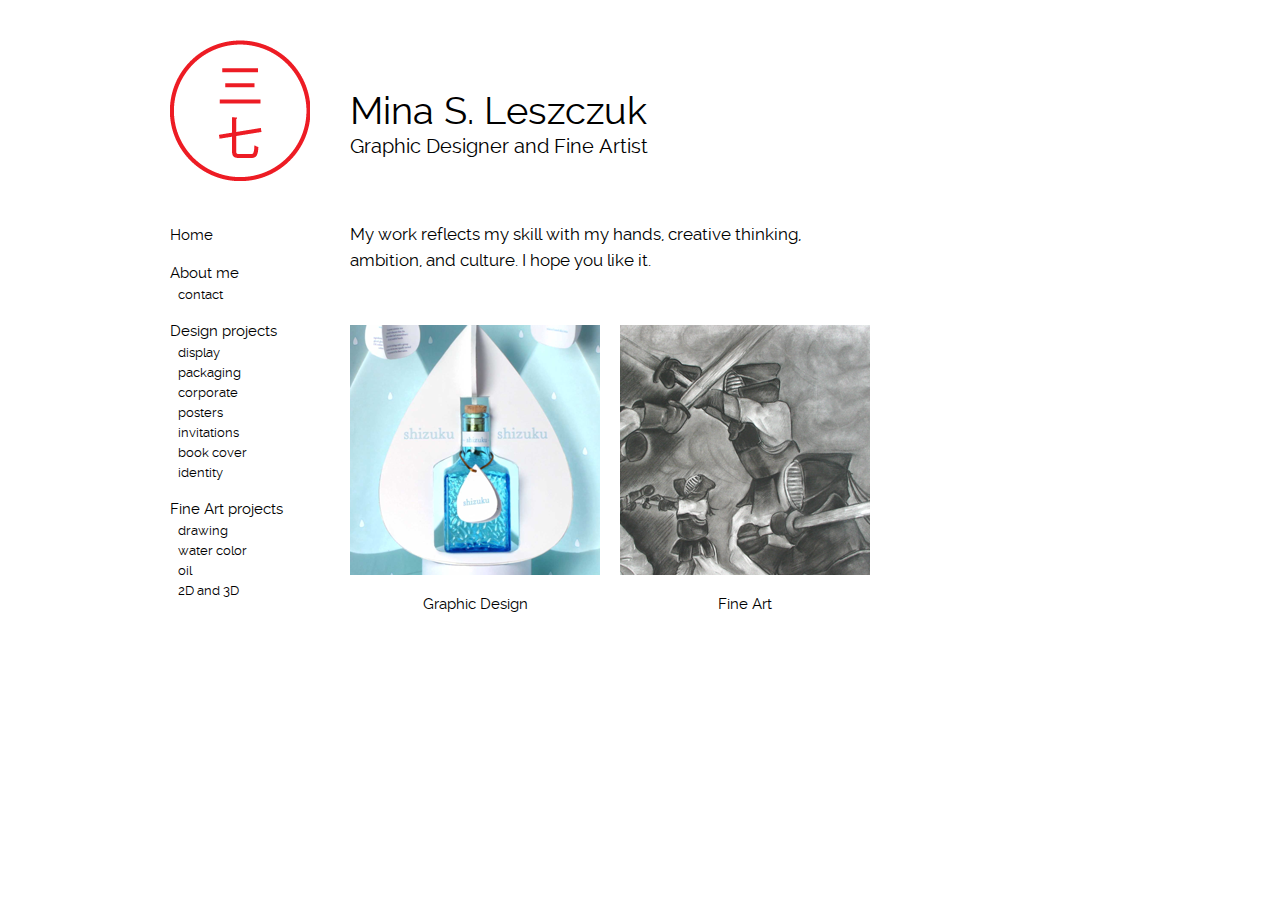
<file: index.html>
<html>
  <head>
    <title>Mina Sakai Leszczuk | Graphic Designer and Fine Artist | New York, NY</title>

    <link rel="stylesheet" type="text/css" href="css/960.css" />
    <!--[if IE]>
	<link rel="stylesheet" type="text/css" href="css/fix-ie.css" />
    <![endif]-->

    <link rel="stylesheet" type="text/css" href="fonts/font-styles.css" />

    <link rel="stylesheet" type="text/css" href="css/styles.css" />
    <link rel="stylesheet" type="text/css" href="css/home.css" />
  </head>
  <body>
    <div class="container_16 main-content">
      <div class="grid_3 logo">
	  <img src="img/logo-outline-140.png" />
      </div>
      <div class="grid_12">
	<h1 class="header-name">Mina S. Leszczuk</h1>
	<h2 class="header-profession">Graphic Designer and Fine Artist</h2>
      </div>

      <div class="clear"></div>

      <div class="grid_3">
	<p>
	  <a href="/">Home</a>
	</p>

	<p class="nav-group">
	  <a href="about.html">About me</a><br/>
	  <a href="about.html" class="project">contact</a>
	</p>	

	<p class="nav-group">
	  <a href="graphic-design.html">Design projects</a><br/>
	  <a href="graphic-design-display.html" class="project">display</a><br/>
	  <a href="graphic-design-packaging.html" class="project">packaging</a><br/>
	  <a href="graphic-design-corporate.html" class="project">corporate</a><br/>
	  <a href="graphic-design-posters.html" class="project">posters</a><br/>
	  <a href="graphic-design-invitations.html" class="project">invitations</a><br/>
	  <a href="graphic-design-book-cover.html" class="project">book cover</a><br/>
	  <a href="graphic-design-identity.html" class="project">identity</a><br/>
	</p>

	<p class="nav-group">
	  <a href="fine-art.html">Fine Art projects</a><br/>
	  <a href="fine-art-drawing.html" class="project">drawing</a><br/>
	  <a href="fine-art-water-color.html" class="project">water color</a><br/>
	  <a href="fine-art-oil.html" class="project">oil</a><br/>
	  <a href="fine-art-2d-and-3d.html" class="project">2D and 3D</a><br/>
	</p>
      </div>

      <div class="grid_9">
	<p class="info">My work reflects my skill with my hands, creative thinking, ambition, and culture. I hope you like it.</p>

	<div class="clear spacer"></div>

	<div class="grid_4 image-left alpha">
	  <a href="graphic-design.html">
	    <img src="img/home-shizuku-250.png" />
	    <h3 class="image-left-offset">Graphic Design</h3>
	  </a>
	</div>
	<div class="grid_4 push_1 image-right omega">
	  <a href="fine-art.html">
	    <img src="img/home-kendo-250.png" class="image-right-offset" />
	    <h3 class="image-right-offset">Fine Art</h3>
	  </a>
	</div>
      </div>

      <div class="clear"></div>

      <div class="grid_16 footer"></div>
    </div>
  </body>
</html>
</file>
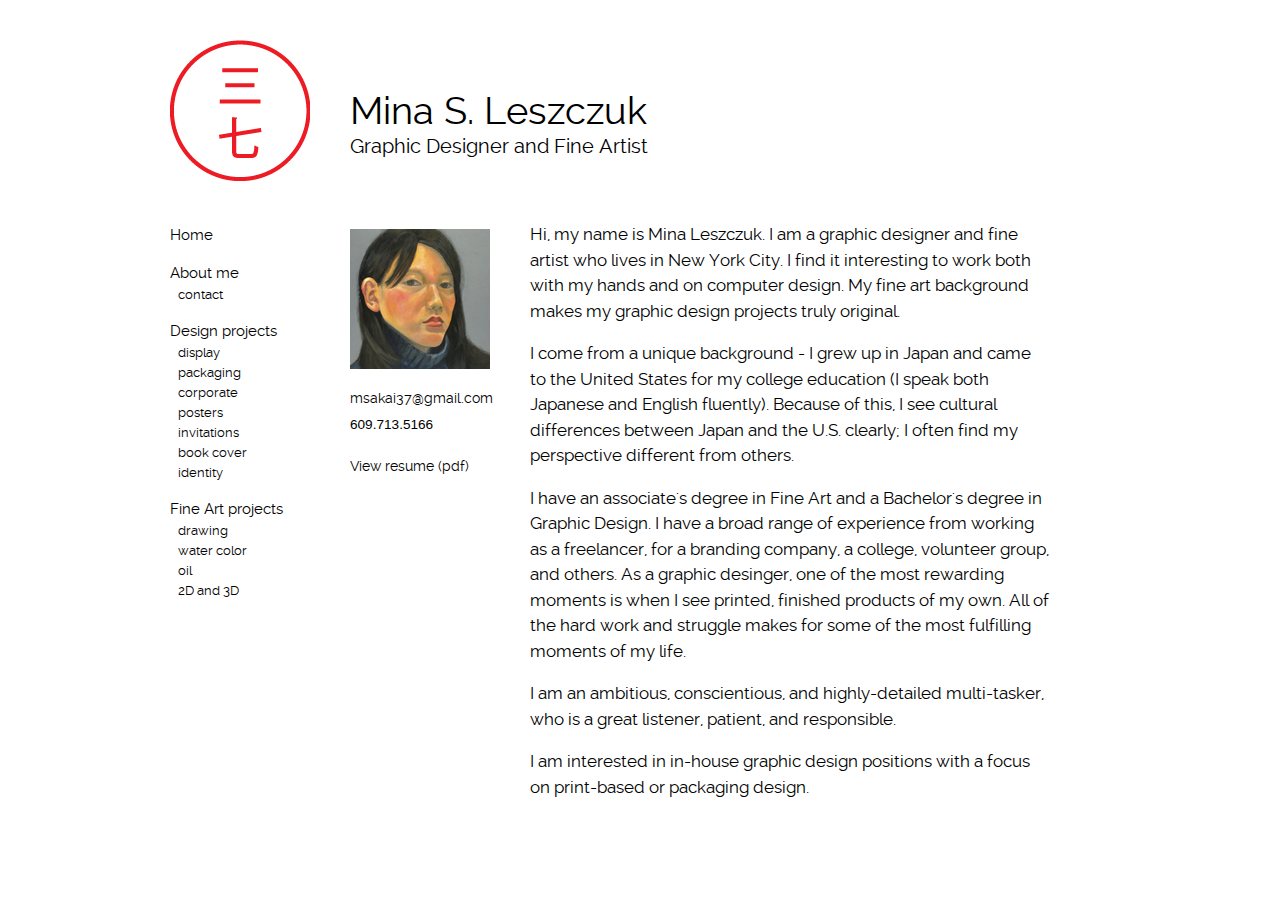
<file: about.html>
<html>
  <head>
    <title>About Mina Sakai Leszczuk | Contact Me | Graphic Designer and Fine Artist | New York, NY</title>

    <link rel="stylesheet" type="text/css" href="css/960.css" />
    <!--[if IE]>
	<link rel="stylesheet" type="text/css" href="css/fix-ie.css" />
    <![endif]-->

    <link rel="stylesheet" type="text/css" href="fonts/font-styles.css" />

    <link rel="stylesheet" type="text/css" href="css/styles.css" />
  </head>
  <body>
    <div class="container_16 main-content">
      <div class="grid_3 logo">
	  <img src="img/logo-outline-140.png" />
      </div>
      <div class="grid_12">
	<h1 class="header-name">Mina S. Leszczuk</h1>
	<h2 class="header-profession">Graphic Designer and Fine Artist</h2>
      </div>

      <div class="clear"></div>

      <div class="grid_3">
	<p>
	  <a href="/">Home</a>
	</p>

	<p class="nav-group">
	  <a href="about.html">About me</a><br/>
	  <a href="about.html" class="project">contact</a>
	</p>	

	<p class="nav-group">
	  <a href="graphic-design.html">Design projects</a><br/>
	  <a href="graphic-design-display.html" class="project">display</a><br/>
	  <a href="graphic-design-packaging.html" class="project">packaging</a><br/>
	  <a href="graphic-design-corporate.html" class="project">corporate</a><br/>
	  <a href="graphic-design-posters.html" class="project">posters</a><br/>
	  <a href="graphic-design-invitations.html" class="project">invitations</a><br/>
	  <a href="graphic-design-book-cover.html" class="project">book cover</a><br/>
	  <a href="graphic-design-identity.html" class="project">identity</a><br/>
	</p>

	<p class="nav-group">
	  <a href="fine-art.html">Fine Art projects</a><br/>
	  <a href="fine-art-drawing.html" class="project">drawing</a><br/>
	  <a href="fine-art-water-color.html" class="project">water color</a><br/>
	  <a href="fine-art-oil.html" class="project">oil</a><br/>
	  <a href="fine-art-2d-and-3d.html" class="project">2D and 3D</a><br/>
	</p>
      </div>

      <div class="grid_3">
	<p class="info">
	  <img class="preview" src="img/about-me-portrait.png" />
	</p>

	<p class="info">
	  <a class="contact" href="mailto:msakai37@gmail.com">msakai37@gmail.com</a><br/>
	  <span class="phone">609.713.5166</span>
	</p>

	<p class="info">
	  <a class="contact" href="mina-leszczuk-resume-2012.pdf">View resume (pdf)</a>
	</p>
      </div>

      <div class="grid_9">
	<p class="info">
	  Hi, my name is Mina Leszczuk. I am a graphic designer and fine artist who lives in New York City. I find it interesting to work both with my hands and on computer design. My fine art background makes my graphic design projects truly original.
	</p>

	<p class="info">
	  I come from a unique background - I grew up in Japan and came to the United States for my college education (I speak both Japanese and English fluently). Because of this, I see cultural differences between Japan and the U.S. clearly; I often find my perspective different from others.
	</p>

	<p class="info">
	  I have an associate's degree in Fine Art and a Bachelor's degree in Graphic Design. I have a broad range of experience from working as a freelancer, for a branding company, a college, volunteer group, and others. As a graphic desinger, one of the most rewarding moments is when I see printed, finished products of my own. All of the hard work and struggle makes for some of the most fulfilling moments of my life. 
	</p>

	<p class="info">
	  I am an ambitious, conscientious, and highly-detailed multi-tasker, who is a great listener, patient, and responsible. 
	</p>

	<p class="info">
	  I am interested in in-house graphic design positions with a focus on print-based or packaging design.
	</p>
      </div>

      <div class="clear"></div>

      <div class="grid_16 footer"></div>
      </div>
    </div>
  </body>
</html>
</file>
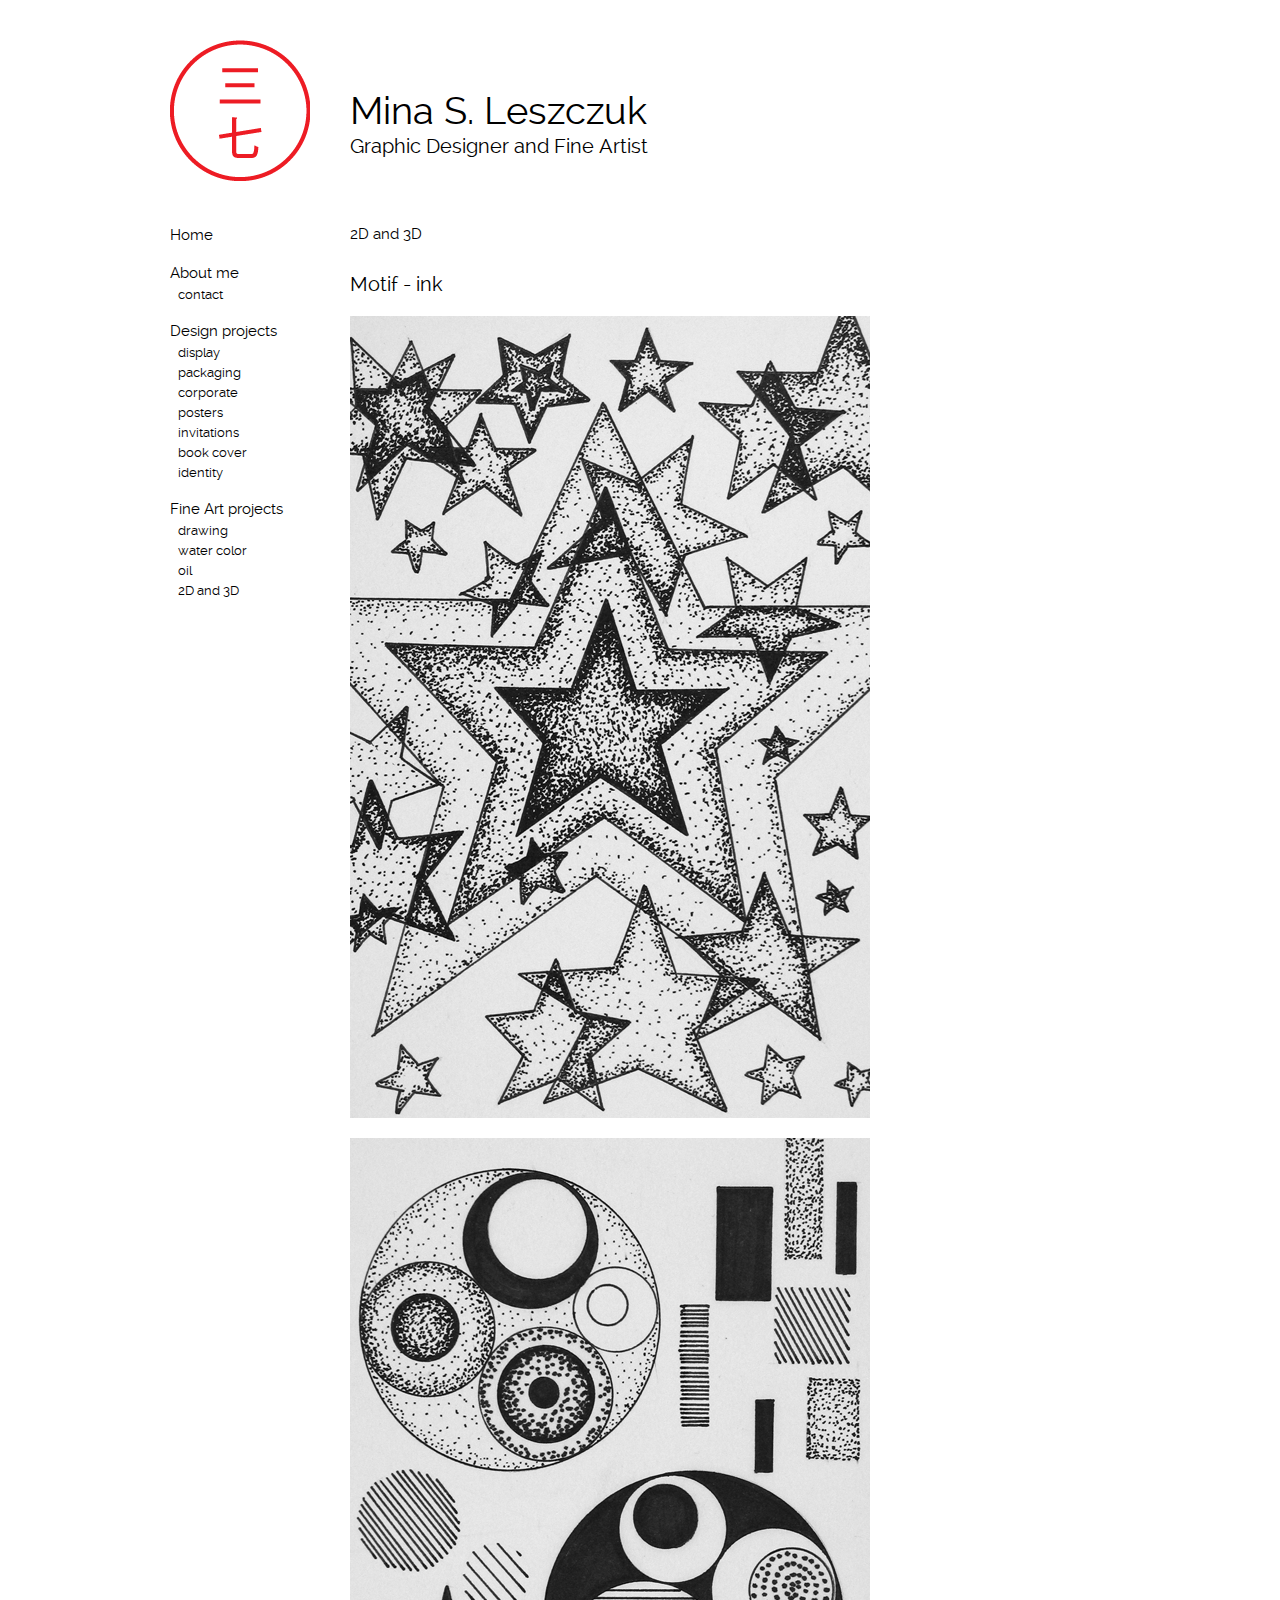
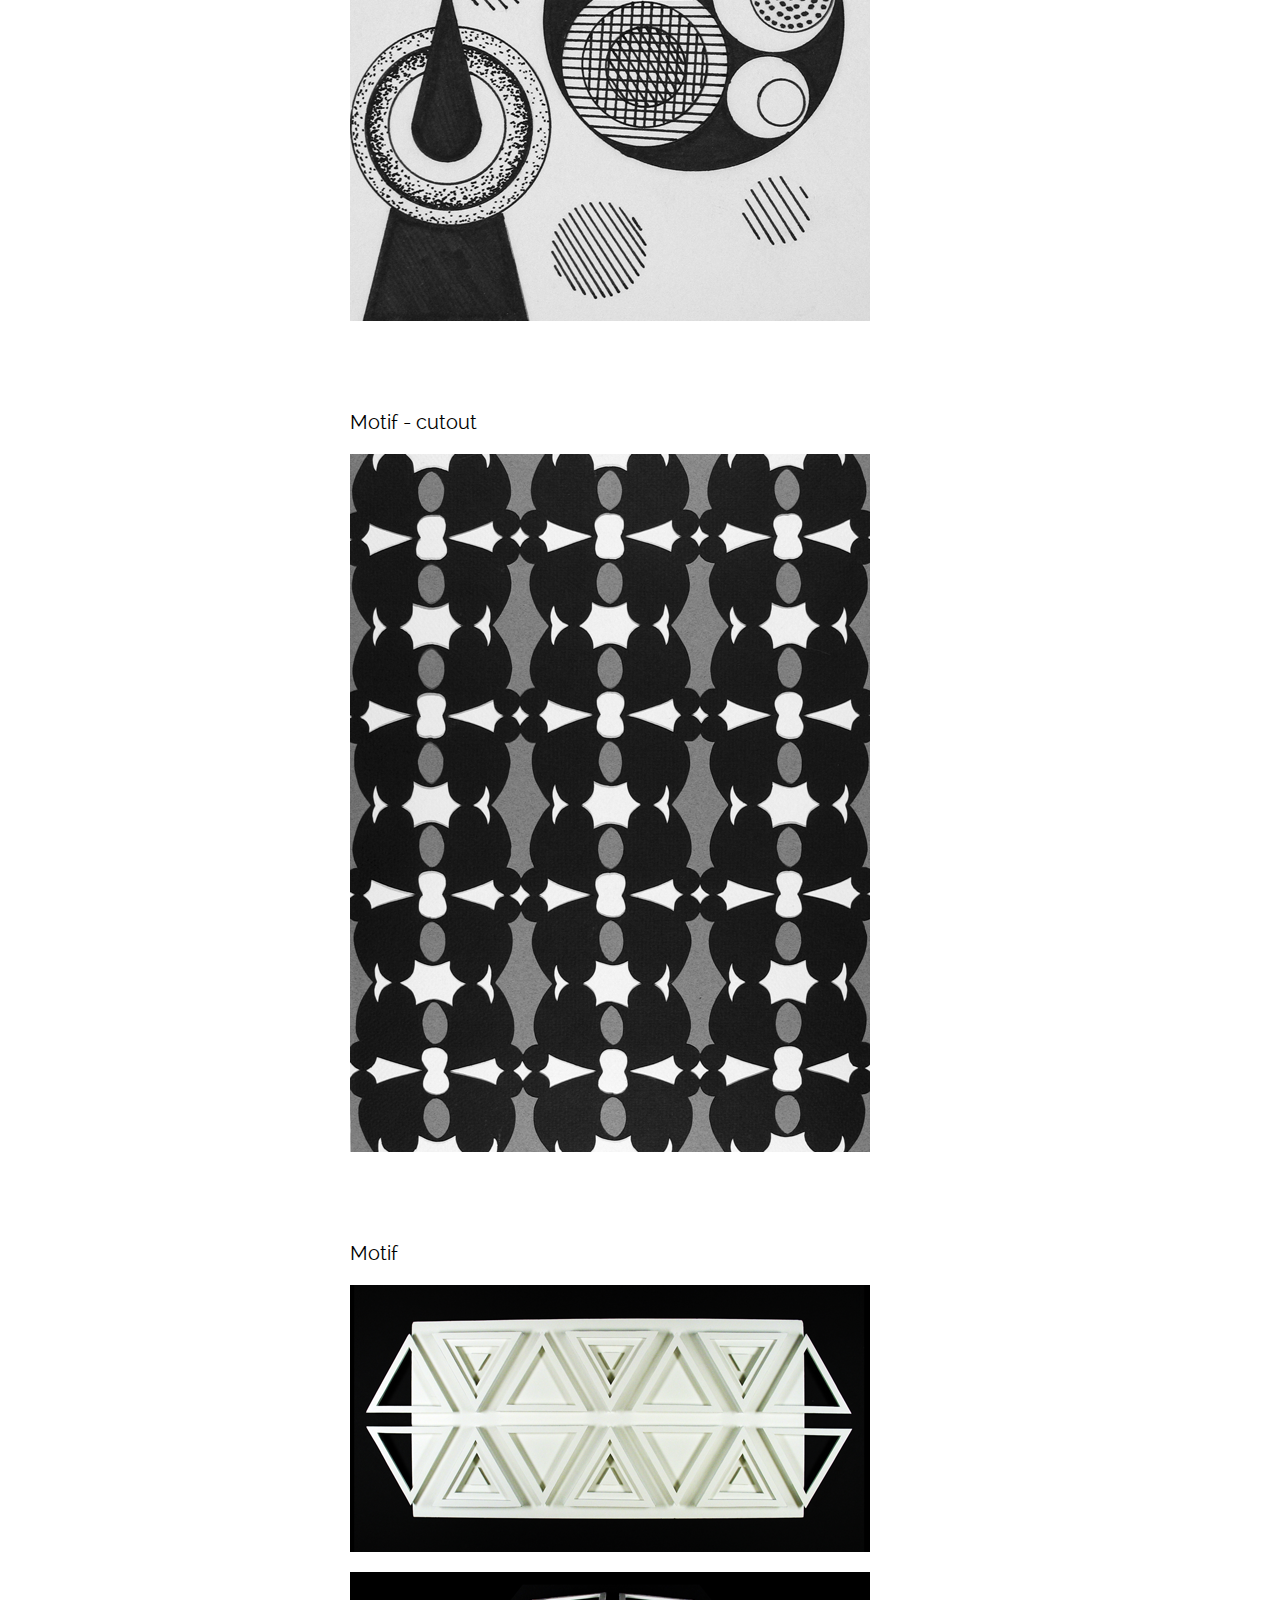
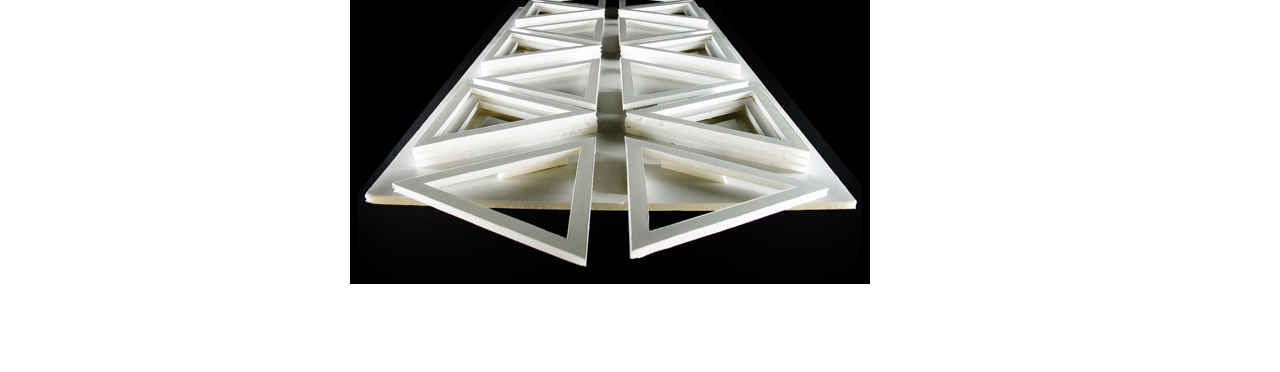
<file: fine-art-2d-and-3d.html>
<html>
  <head>
    <title>Mina Sakai Leszczuk | Fine Art | 2D and 3D | Graphic Designer and Fine Artist | New York, NY</title>

    <link rel="stylesheet" type="text/css" href="css/960.css" />
    <!--[if IE]>
	<link rel="stylesheet" type="text/css" href="css/fix-ie.css" />
    <![endif]-->

    <link rel="stylesheet" type="text/css" href="fonts/font-styles.css" />

    <link rel="stylesheet" type="text/css" href="css/styles.css" />
    <link rel="stylesheet" type="text/css" href="css/projects.css" />
  </head>
  <body>
    <div class="container_16 main-content">
      <div class="grid_3 logo">
	  <img src="img/logo-outline-140.png" />
      </div>
      <div class="grid_12">
	<h1 class="header-name">Mina S. Leszczuk</h1>
	<h2 class="header-profession">Graphic Designer and Fine Artist</h2>
      </div>

      <div class="clear"></div>

      <div class="grid_3">
	<p>
	  <a href="/">Home</a>
	</p>

	<p class="nav-group">
	  <a href="about.html">About me</a><br/>
	  <a href="about.html" class="project">contact</a>
	</p>	

	<p class="nav-group">
	  <a href="graphic-design.html">Design projects</a><br/>
	  <a href="graphic-design-display.html" class="project">display</a><br/>
	  <a href="graphic-design-packaging.html" class="project">packaging</a><br/>
	  <a href="graphic-design-corporate.html" class="project">corporate</a><br/>
	  <a href="graphic-design-posters.html" class="project">posters</a><br/>
	  <a href="graphic-design-invitations.html" class="project">invitations</a><br/>
	  <a href="graphic-design-book-cover.html" class="project">book cover</a><br/>
	  <a href="graphic-design-identity.html" class="project">identity</a><br/>
	</p>

	<p class="nav-group">
	  <a href="fine-art.html">Fine Art projects</a><br/>
	  <a href="fine-art-drawing.html" class="project">drawing</a><br/>
	  <a href="fine-art-water-color.html" class="project">water color</a><br/>
	  <a href="fine-art-oil.html" class="project">oil</a><br/>
	  <a href="fine-art-2d-and-3d.html" class="project">2D and 3D</a><br/>
	</p>
      </div>

      <div class="grid_12">
	<h3 class="title">2D and 3D</h3>

	<div class="clear"></div>

	<div class="grid_12 alpha omega">
	  <a name="motif-ink"><h2 class="caption">Motif - ink</h2></a>
	  <img src="img/full/fine-art/2d/2d-01.png" />
	  <img class="multi-image" src="img/full/fine-art/2d/2d-02.png" />
	</div>
 
	<div class="clear"></div>

	<div class="grid_12 alpha omega">
	  <a name="motif-cutout"><h2 class="caption">Motif - cutout</h2></a>
	  <img src="img/full/fine-art/2d/2d-03.png" />
	</div>

	<div class="clear"></div>

	<div class="grid_12 alpha omega">
	  <a name="motif-3d"><h2 class="caption">Motif</h2></a>
	  <img src="img/full/fine-art/3d/3d-01.png" />
	  <img class="multi-image" src="img/full/fine-art/3d/3d-02.png" />
	</div>
      </div>

      <div class="clear"></div>

      <div class="grid_16 footer"></div>
      </div>
    </div>
  </body>
</html>
</file>
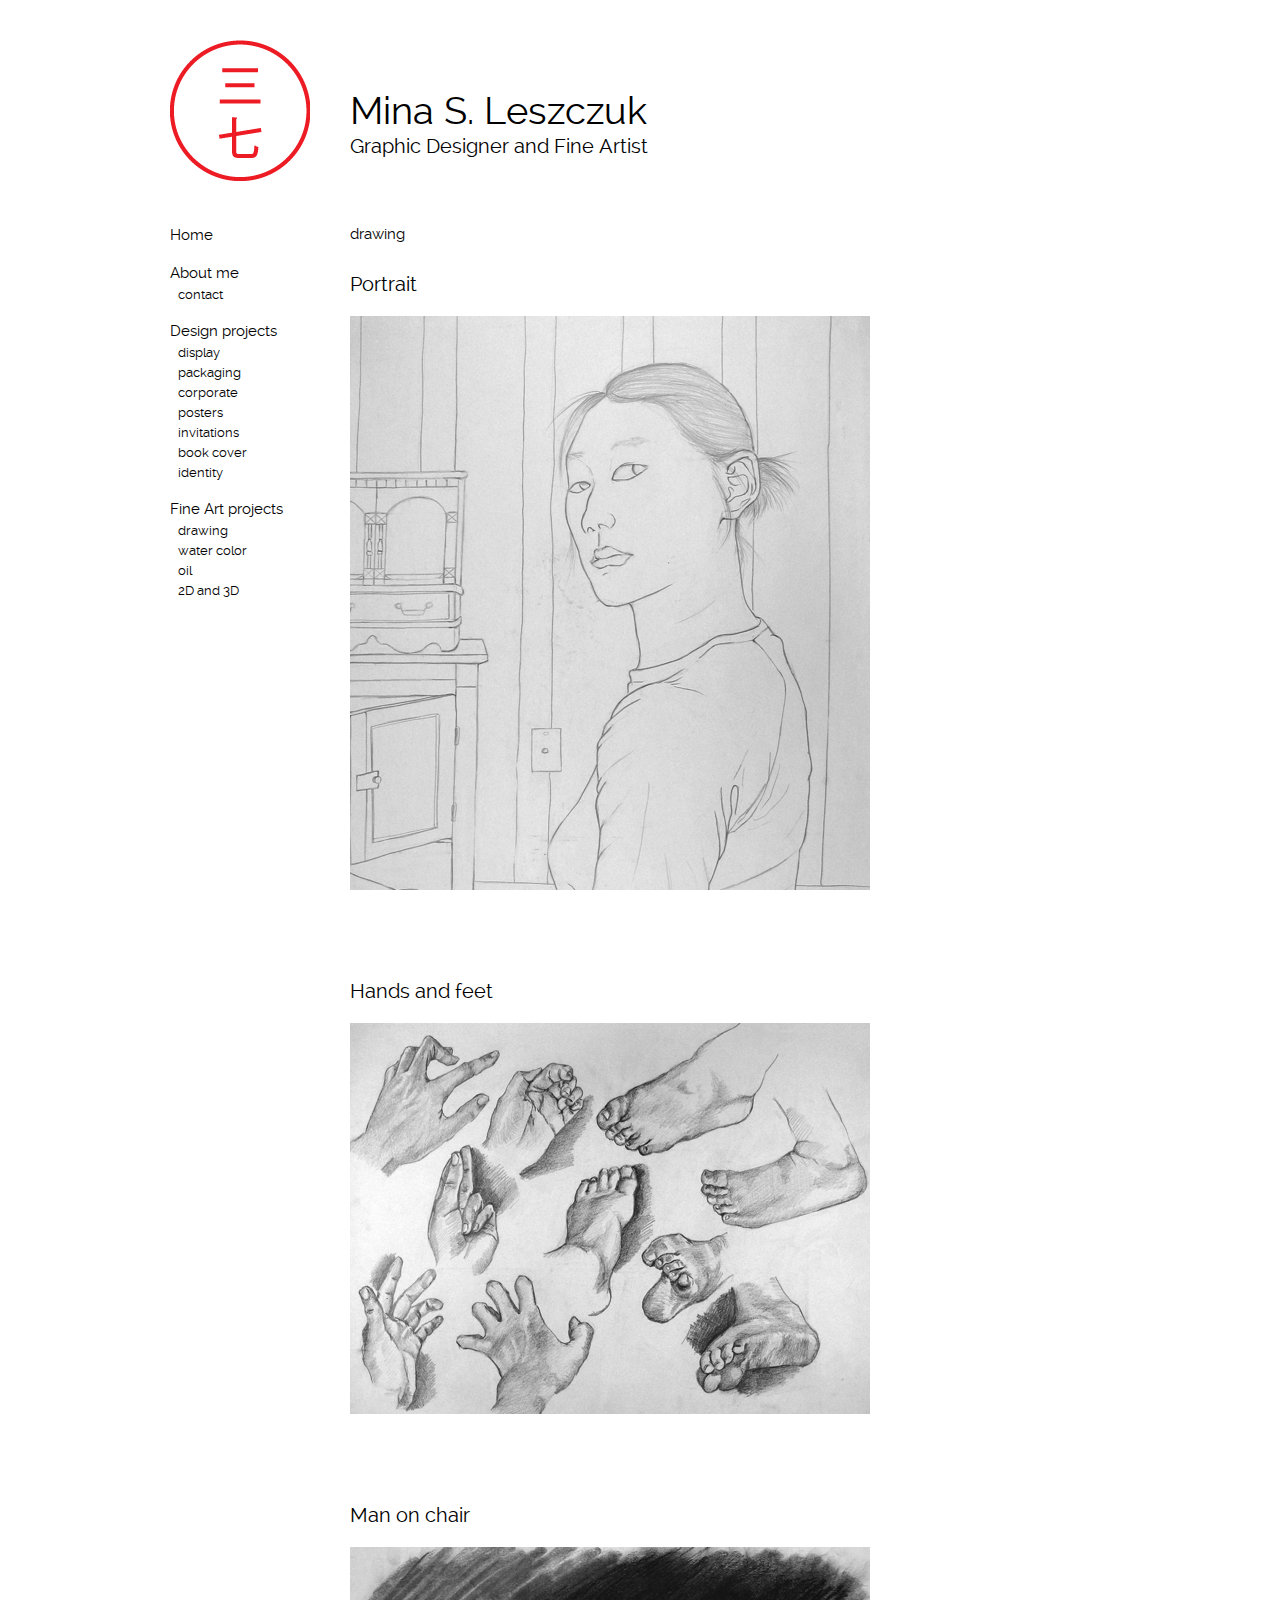
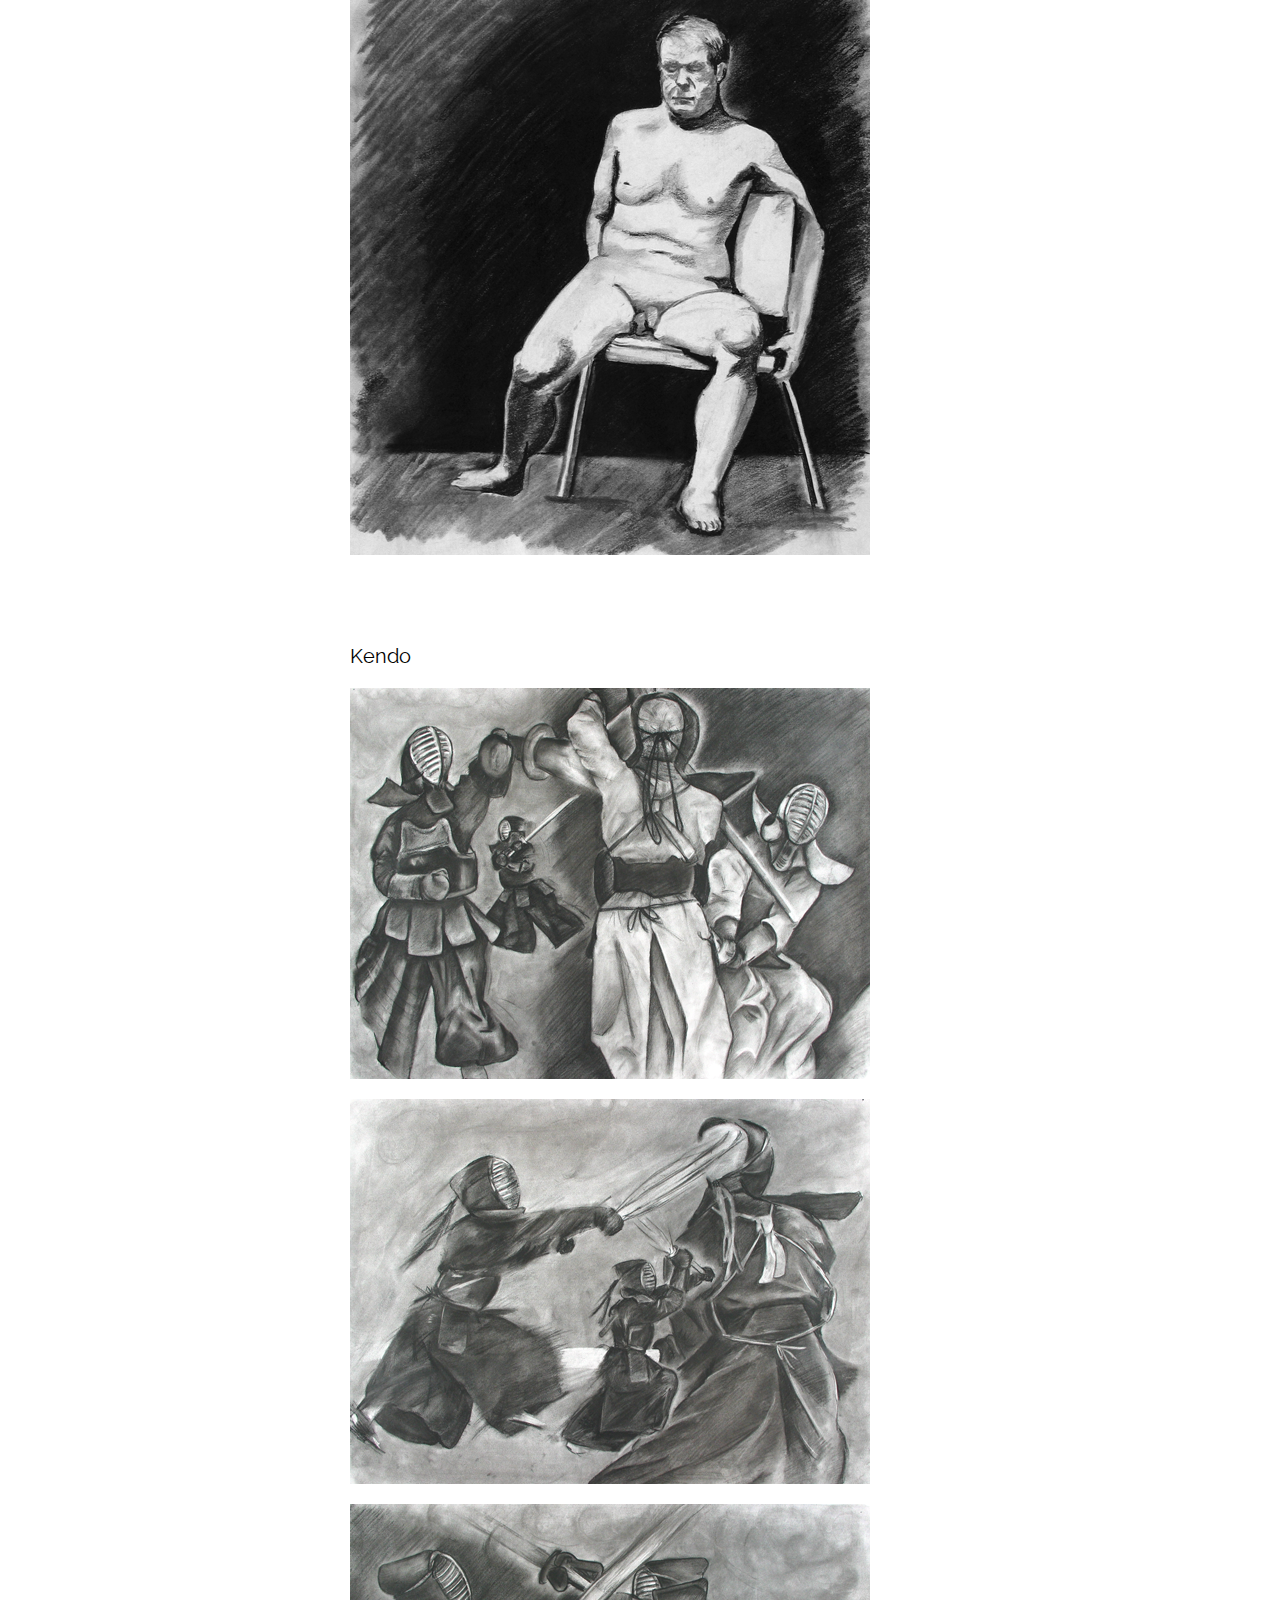
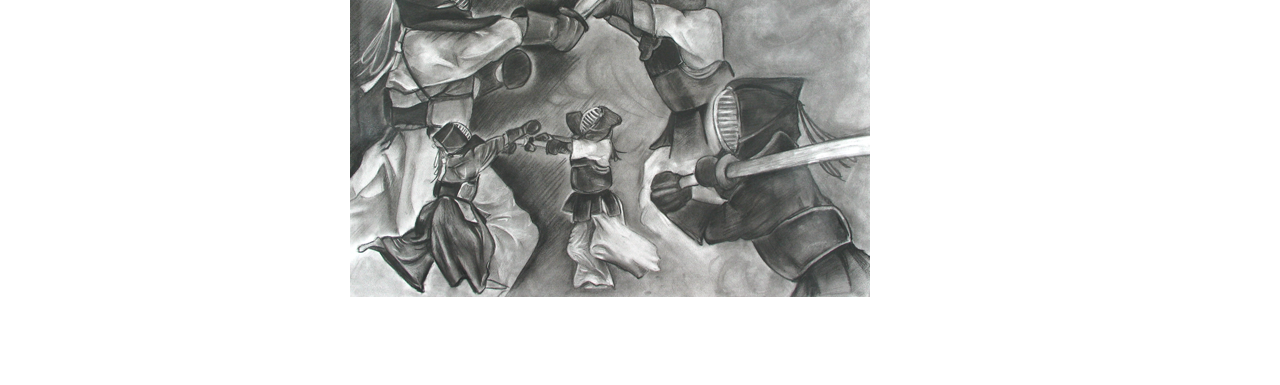
<file: fine-art-drawing.html>
<html>
  <head>
    <title>Mina Sakai Leszczuk | Fine Art | Drawing | Graphic Designer and Fine Artist | New York, NY</title>

    <link rel="stylesheet" type="text/css" href="css/960.css" />
    <!--[if IE]>
	<link rel="stylesheet" type="text/css" href="css/fix-ie.css" />
    <![endif]-->

    <link rel="stylesheet" type="text/css" href="fonts/font-styles.css" />

    <link rel="stylesheet" type="text/css" href="css/styles.css" />
    <link rel="stylesheet" type="text/css" href="css/projects.css" />
  </head>
  <body>
    <div class="container_16 main-content">
      <div class="grid_3 logo">
	  <img src="img/logo-outline-140.png" />
      </div>
      <div class="grid_12">
	<h1 class="header-name">Mina S. Leszczuk</h1>
	<h2 class="header-profession">Graphic Designer and Fine Artist</h2>
      </div>

      <div class="clear"></div>

      <div class="grid_3">
	<p>
	  <a href="/">Home</a>
	</p>

	<p class="nav-group">
	  <a href="about.html">About me</a><br/>
	  <a href="about.html" class="project">contact</a>
	</p>	

	<p class="nav-group">
	  <a href="graphic-design.html">Design projects</a><br/>
	  <a href="graphic-design-display.html" class="project">display</a><br/>
	  <a href="graphic-design-packaging.html" class="project">packaging</a><br/>
	  <a href="graphic-design-corporate.html" class="project">corporate</a><br/>
	  <a href="graphic-design-posters.html" class="project">posters</a><br/>
	  <a href="graphic-design-invitations.html" class="project">invitations</a><br/>
	  <a href="graphic-design-book-cover.html" class="project">book cover</a><br/>
	  <a href="graphic-design-identity.html" class="project">identity</a><br/>
	</p>

	<p class="nav-group">
	  <a href="fine-art.html">Fine Art projects</a><br/>
	  <a href="fine-art-drawing.html" class="project">drawing</a><br/>
	  <a href="fine-art-water-color.html" class="project">water color</a><br/>
	  <a href="fine-art-oil.html" class="project">oil</a><br/>
	  <a href="fine-art-2d-and-3d.html" class="project">2D and 3D</a><br/>
	</p>
      </div>

      <div class="grid_12">
	<h3 class="title">drawing</h3>

	<div class="clear"></div>

	<div class="grid_12 alpha omega ">
	  <a name="portrait"><h2 class="caption">Portrait</h2></a>
	  <img src="img/full/fine-art/drawing/drawing-01.png" />
	</div>

	<div class="clear"></div>

	<div class="grid_12 alpha omega">
	  <a name="hands-and-feet"><h2 class="caption">Hands and feet</h2></a>
	  <img src="img/full/fine-art/drawing/drawing-02.png" />
	</div>

	<div class="clear"></div>

	<div class="grid_12 alpha omega">
	  <a name="man-on-chair"><h2 class="caption">Man on chair</h2></a>
	  <img src="img/full/fine-art/drawing/drawing-03.png" />
	</div>

	<div class="clear"></div>

	<div class="grid_12 alpha omega">
	  <a name="kendo"><h2 class="caption">Kendo</h2></a>
	  <img src="img/full/fine-art/drawing/drawing-04.png" />
	  <img class="multi-image" src="img/full/fine-art/drawing/drawing-05.png" />
	  <img class="multi-image" src="img/full/fine-art/drawing/drawing-06.png" />
	</div>

	<div class="clear"></div>

      </div>

      <div class="clear"></div>

      <div class="grid_16 footer"></div>
      </div>
    </div>
  </body>
</html>
</file>
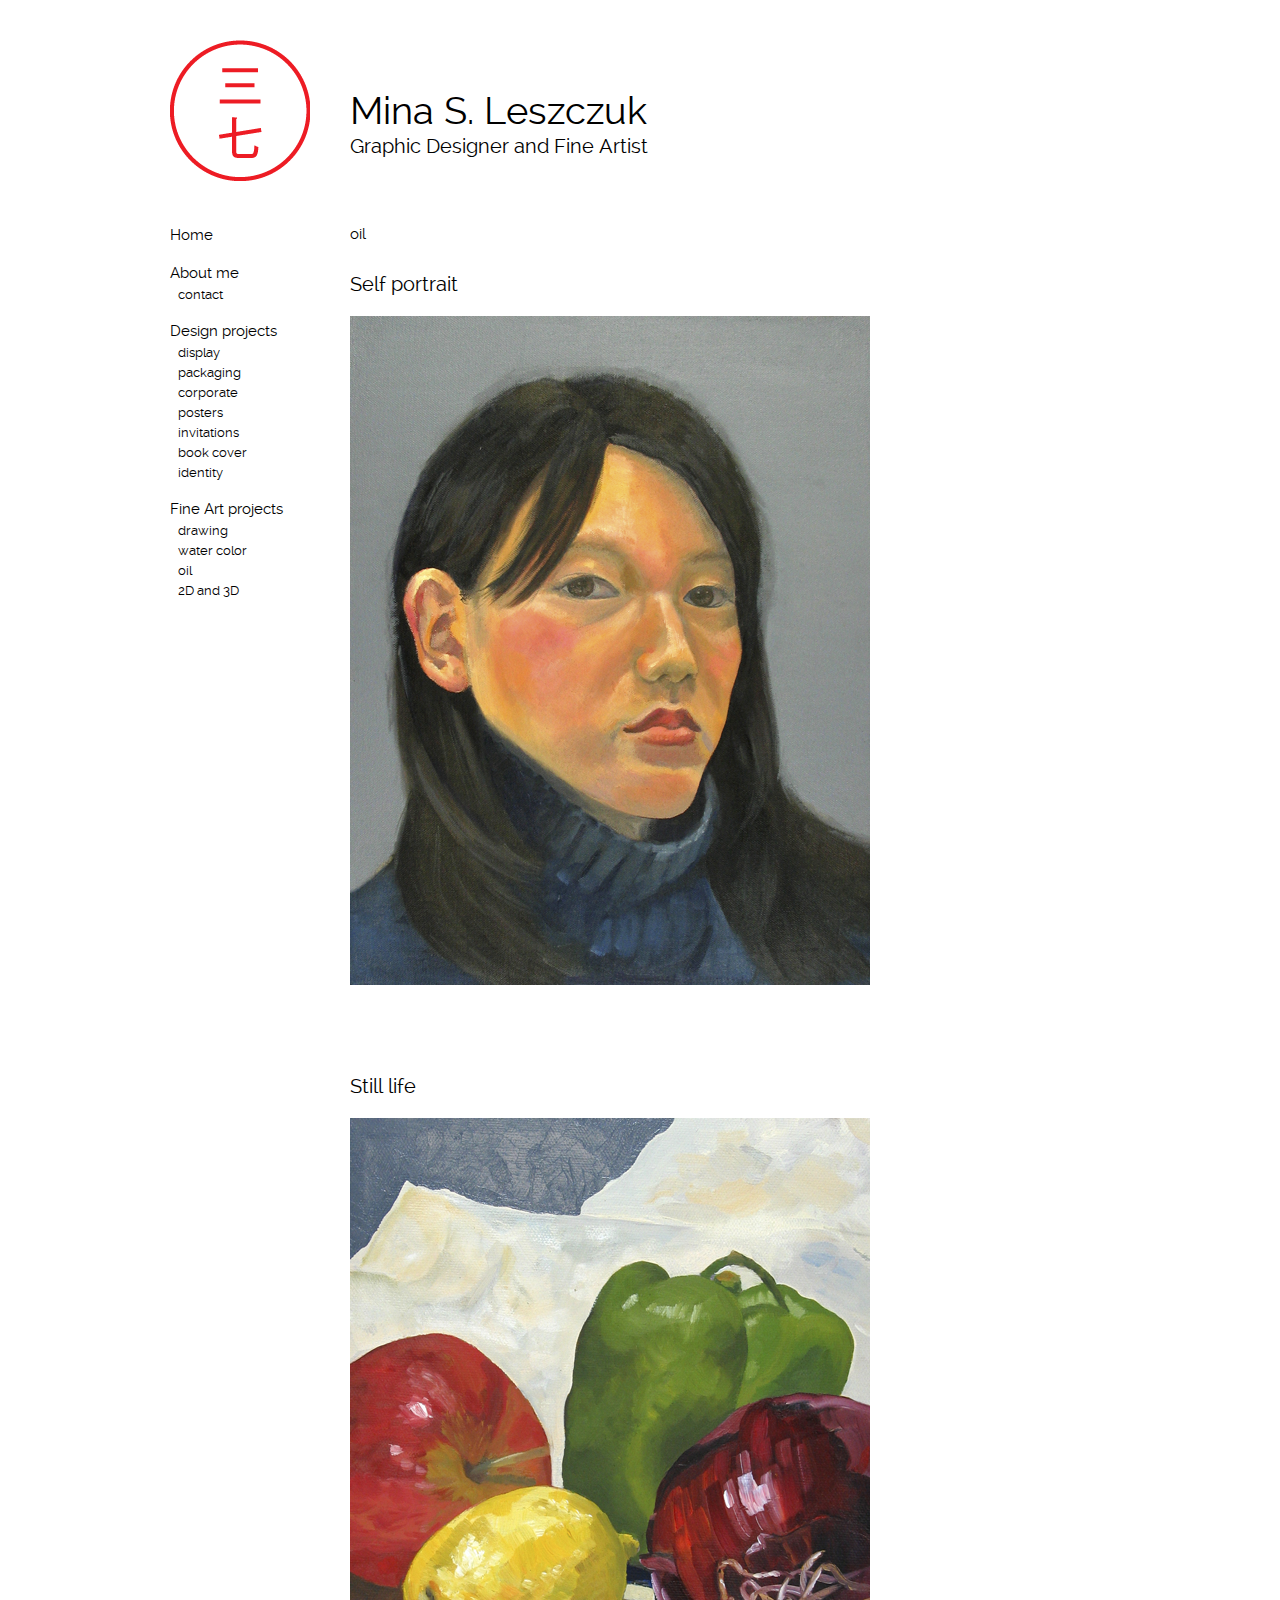
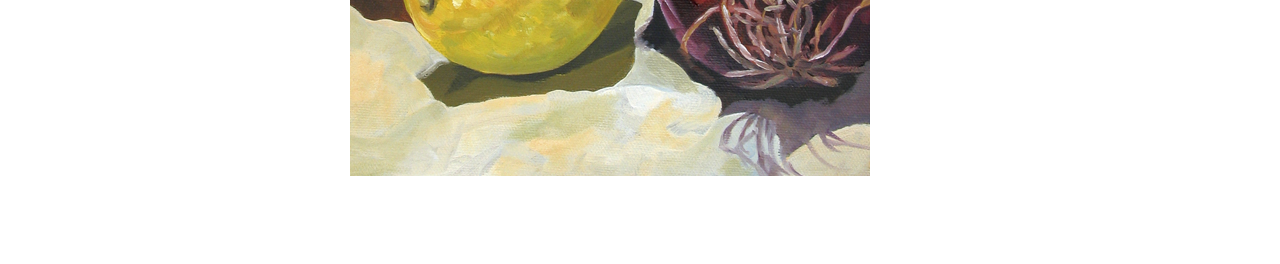
<file: fine-art-oil.html>
<html>
  <head>
    <title>Mina Sakai Leszczuk | Fine Art | Oil | Graphic Designer and Fine Artist | New York, NY</title>

    <link rel="stylesheet" type="text/css" href="css/960.css" />
    <!--[if IE]>
	<link rel="stylesheet" type="text/css" href="css/fix-ie.css" />
    <![endif]-->

    <link rel="stylesheet" type="text/css" href="fonts/font-styles.css" />

    <link rel="stylesheet" type="text/css" href="css/styles.css" />
    <link rel="stylesheet" type="text/css" href="css/projects.css" />
  </head>
  <body>
    <div class="container_16 main-content">
      <div class="grid_3 logo">
	  <img src="img/logo-outline-140.png" />
      </div>
      <div class="grid_12">
	<h1 class="header-name">Mina S. Leszczuk</h1>
	<h2 class="header-profession">Graphic Designer and Fine Artist</h2>
      </div>

      <div class="clear"></div>

      <div class="grid_3">
	<p>
	  <a href="/">Home</a>
	</p>

	<p class="nav-group">
	  <a href="about.html">About me</a><br/>
	  <a href="about.html" class="project">contact</a>
	</p>	

	<p class="nav-group">
	  <a href="graphic-design.html">Design projects</a><br/>
	  <a href="graphic-design-display.html" class="project">display</a><br/>
	  <a href="graphic-design-packaging.html" class="project">packaging</a><br/>
	  <a href="graphic-design-corporate.html" class="project">corporate</a><br/>
	  <a href="graphic-design-posters.html" class="project">posters</a><br/>
	  <a href="graphic-design-invitations.html" class="project">invitations</a><br/>
	  <a href="graphic-design-book-cover.html" class="project">book cover</a><br/>
	  <a href="graphic-design-identity.html" class="project">identity</a><br/>
	</p>

	<p class="nav-group">
	  <a href="fine-art.html">Fine Art projects</a><br/>
	  <a href="fine-art-drawing.html" class="project">drawing</a><br/>
	  <a href="fine-art-water-color.html" class="project">water color</a><br/>
	  <a href="fine-art-oil.html" class="project">oil</a><br/>
	  <a href="fine-art-2d-and-3d.html" class="project">2D and 3D</a><br/>
	</p>
      </div>

      <div class="grid_12">
	<h3 class="title">oil</h3>

	<div class="clear"></div>

	<div class="grid_12 alpha omega">
	  <a name="self-portrait"><h2 class="caption">Self portrait</h2></a>
	  <img src="img/full/fine-art/painting-oil/oil-01.png" />
	</div>

	<div class="clear"></div>

	<div class="grid_12 alpha omega">
	  <a name="still-life"><h2 class="caption">Still life</h2></a>
	  <img src="img/full/fine-art/painting-oil/oil-02.png" />
	</div>
      </div>

      <div class="clear"></div>

      <div class="grid_16 footer"></div>
      </div>
    </div>
  </body>
</html>
</file>
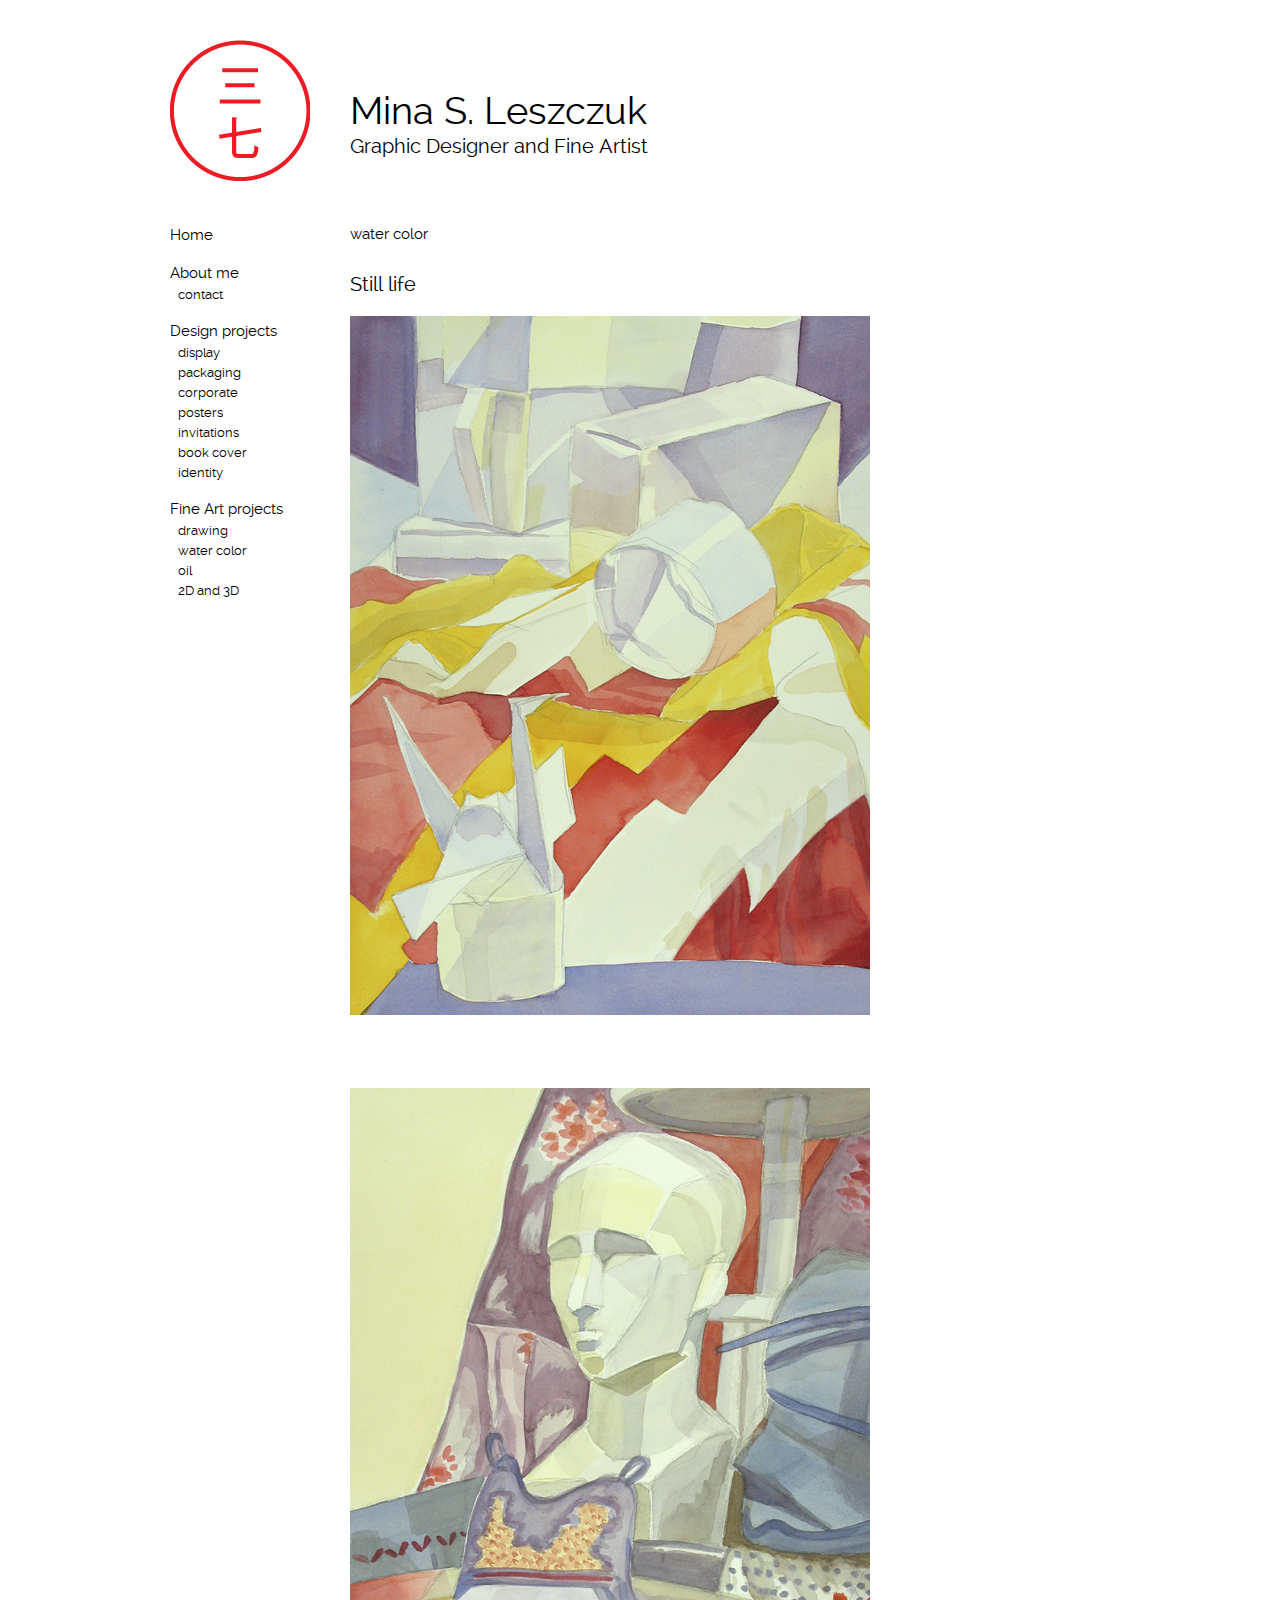
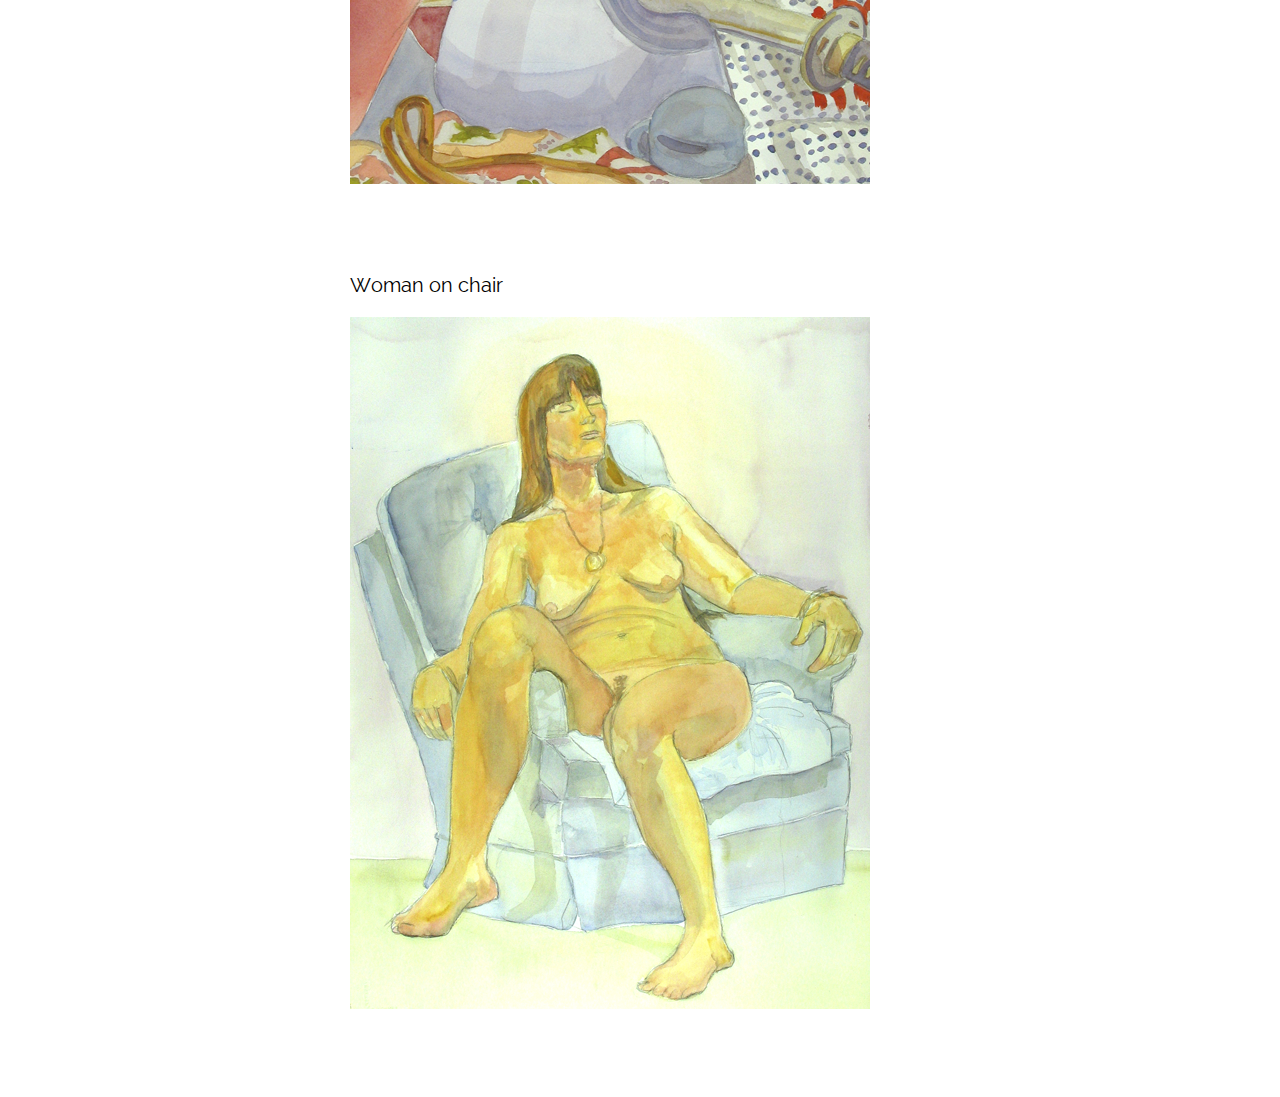
<file: fine-art-water-color.html>
<html>
  <head>
    <title>Mina Sakai Leszczuk | Fine Art | Water Color | Graphic Designer and Fine Artist | New York, NY</title>

    <link rel="stylesheet" type="text/css" href="css/960.css" />
    <!--[if IE]>
	<link rel="stylesheet" type="text/css" href="css/fix-ie.css" />
    <![endif]-->

    <link rel="stylesheet" type="text/css" href="fonts/font-styles.css" />

    <link rel="stylesheet" type="text/css" href="css/styles.css" />
    <link rel="stylesheet" type="text/css" href="css/projects.css" />
  </head>
  <body>
    <div class="container_16 main-content">
      <div class="grid_3 logo">
	  <img src="img/logo-outline-140.png" />
      </div>
      <div class="grid_12">
	<h1 class="header-name">Mina S. Leszczuk</h1>
	<h2 class="header-profession">Graphic Designer and Fine Artist</h2>
      </div>

      <div class="clear"></div>

      <div class="grid_3">
	<p>
	  <a href="/">Home</a>
	</p>

	<p class="nav-group">
	  <a href="about.html">About me</a><br/>
	  <a href="about.html" class="project">contact</a>
	</p>	

	<p class="nav-group">
	  <a href="graphic-design.html">Design projects</a><br/>
	  <a href="graphic-design-display.html" class="project">display</a><br/>
	  <a href="graphic-design-packaging.html" class="project">packaging</a><br/>
	  <a href="graphic-design-corporate.html" class="project">corporate</a><br/>
	  <a href="graphic-design-posters.html" class="project">posters</a><br/>
	  <a href="graphic-design-invitations.html" class="project">invitations</a><br/>
	  <a href="graphic-design-book-cover.html" class="project">book cover</a><br/>
	  <a href="graphic-design-identity.html" class="project">identity</a><br/>
	</p>

	<p class="nav-group">
	  <a href="fine-art.html">Fine Art projects</a><br/>
	  <a href="fine-art-drawing.html" class="project">drawing</a><br/>
	  <a href="fine-art-water-color.html" class="project">water color</a><br/>
	  <a href="fine-art-oil.html" class="project">oil</a><br/>
	  <a href="fine-art-2d-and-3d.html" class="project">2D and 3D</a><br/>
	</p>
      </div>

      <div class="grid_12">
	<h3 class="title">water color</h3>

	<div class="clear"></div>

	<div class="grid_12 alpha omega ">
	  <a name="still-life-1"><h2 class="caption">Still life</h2></a>
	  <img src="img/full/fine-art/painting-water-color/water-01.png" />
	</div>

	<div class="clear"></div>


	<div class="grid_12 alpha omega ">
	  <a name="still-life-2"><h3>&nbsp;</h3></a>
	  <img class="multi-image" src="img/full/fine-art/painting-water-color/water-02.png" />
	</div>

	<div class="clear"></div>

	<div class="grid_12 alpha omega">
	  <a name="woman-on-chair"><h2 class="caption">Woman on chair</h2></a>
	  <img src="img/full/fine-art/painting-water-color/water-03.png" />
	</div>

	<div class="clear"></div>
      </div>

      <div class="clear"></div>

      <div class="grid_16 footer"></div>
      </div>
    </div>
  </body>
</html>
</file>
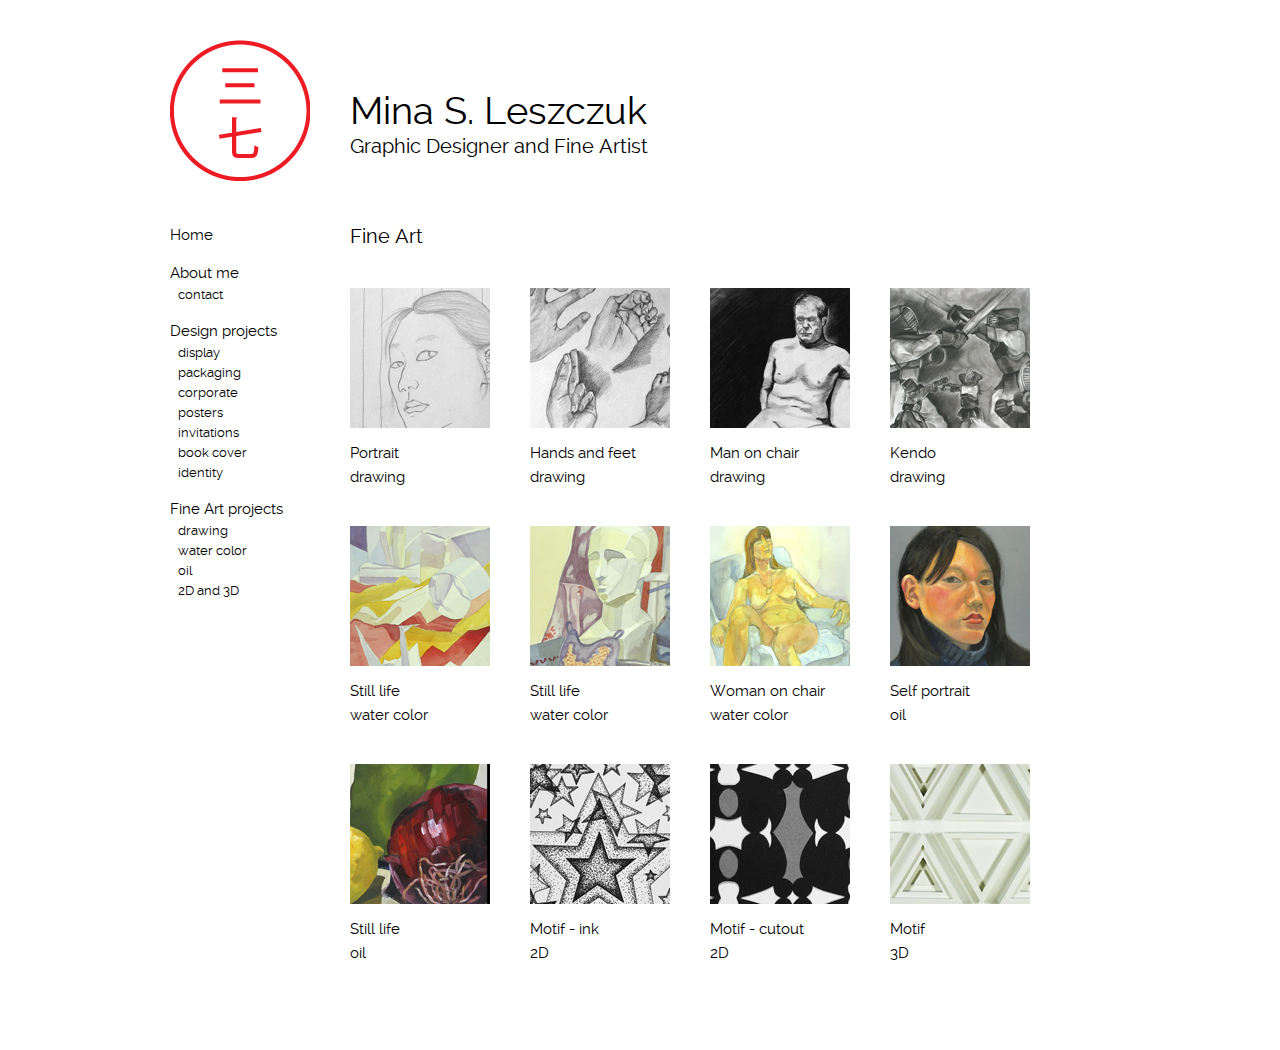
<file: fine-art.html>
<html>
  <head>
    <title>Mina Sakai Leszczuk | Fine Art | Graphic Designer and Fine Artist | New York, NY</title>

    <link rel="stylesheet" type="text/css" href="css/960.css" />
    <!--[if IE]>
	<link rel="stylesheet" type="text/css" href="css/fix-ie.css" />
    <![endif]-->

    <link rel="stylesheet" type="text/css" href="fonts/font-styles.css" />

    <link rel="stylesheet" type="text/css" href="css/styles.css" />
    <link rel="stylesheet" type="text/css" href="css/thumbs.css" />
  </head>
  <body>
    <div class="container_16 main-content">
      <div class="grid_3 logo">
	  <img src="img/logo-outline-140.png" />
      </div>
      <div class="grid_12">
	<h1 class="header-name">Mina S. Leszczuk</h1>
	<h2 class="header-profession">Graphic Designer and Fine Artist</h2>
      </div>

      <div class="clear"></div>

      <div class="grid_3">
	<p>
	  <a href="/">Home</a>
	</p>

	<p class="nav-group">
	  <a href="about.html">About me</a><br/>
	  <a href="about.html" class="project">contact</a>
	</p>	

	<p class="nav-group">
	  <a href="graphic-design.html">Design projects</a><br/>
	  <a href="graphic-design-display.html" class="project">display</a><br/>
	  <a href="graphic-design-packaging.html" class="project">packaging</a><br/>
	  <a href="graphic-design-corporate.html" class="project">corporate</a><br/>
	  <a href="graphic-design-posters.html" class="project">posters</a><br/>
	  <a href="graphic-design-invitations.html" class="project">invitations</a><br/>
	  <a href="graphic-design-book-cover.html" class="project">book cover</a><br/>
	  <a href="graphic-design-identity.html" class="project">identity</a><br/>
	</p>

	<p class="nav-group">
	  <a href="fine-art.html">Fine Art projects</a><br/>
	  <a href="fine-art-drawing.html" class="project">drawing</a><br/>
	  <a href="fine-art-water-color.html" class="project">water color</a><br/>
	  <a href="fine-art-oil.html" class="project">oil</a><br/>
	  <a href="fine-art-2d-and-3d.html" class="project">2D and 3D</a><br/>
	</p>
      </div>

      <div class="grid_12">
	<h2 class="title">Fine Art</h2>

	<div class="clear"></div>	

	<div class="grid_3 alpha">
	  <a href="fine-art-drawing.html#portrait">
	    <img class="thumbnail" src="img/thumbs/fine-art/drawing/drawing-01.png"/>
	    <div class="caption">Portrait</div>
	    <div class="caption">drawing</div>
	  </a>
	</div>
	<div class="grid_3">
	  <a href="fine-art-drawing.html#hands-and-feet">
	    <img class="thumbnail" src="img/thumbs/fine-art/drawing/drawing-02.png"/>
	    <div class="caption">Hands and feet</div>
	    <div class="caption">drawing</div>
	  </a>
	</div>
	<div class="grid_3">
	  <a href="fine-art-drawing.html#man-on-chair">
	    <img class="thumbnail" src="img/thumbs/fine-art/drawing/drawing-03.png"/>
	    <div class="caption">Man on chair</div>
	    <div class="caption">drawing</div>
	  </a>
	</div>
	<div class="grid_3 omega">
	  <a href="fine-art-drawing.html#kendo">
	    <img class="thumbnail" src="img/thumbs/fine-art/drawing/drawing-04.png"/>
	    <div class="caption">Kendo</div>
	    <div class="caption">drawing</div>
	  </a>
	</div>

	<div class="clear spacer"></div>

	<div class="grid_3 alpha">
	  <a href="fine-art-water-color.html#still-life-1">
	    <img class="thumbnail" src="img/thumbs/fine-art/painting-water-color/water-01.png"/>
	    <div class="caption">Still life</div>
	    <div class="caption">water color</div>
	  </a>
	</div>
	<div class="grid_3">
	  <a href="fine-art-water-color.html#still-life-2">
	    <img class="thumbnail" src="img/thumbs/fine-art/painting-water-color/water-02.png"/>
	    <div class="caption">Still life</div>
	    <div class="caption">water color</div>
	  </a>
	</div>
	<div class="grid_3">
	  <a href="fine-art-water-color.html#woman-on-chair">
	    <img class="thumbnail" src="img/thumbs/fine-art/painting-water-color/water-03.png"/>
	    <div class="caption">Woman on chair</div>
	    <div class="caption">water color</div>
	  </a>
	</div>
	<div class="grid_3 omega">
	  <a href="fine-art-oil.html#self-portrait">
	    <img class="thumbnail" src="img/thumbs/fine-art/painting-oil/oil-01.png"/>
	    <div class="caption">Self portrait</div>
	    <div class="caption">oil</div>
	  </a>
	</div>

	<div class="clear spacer"></div>

	<div class="grid_3 alpha">
	  <a href="fine-art-oil.html#still-life">
	    <img class="thumbnail" src="img/thumbs/fine-art/painting-oil/oil-02.png"/>
	    <div class="caption">Still life</div>
	    <div class="caption">oil</div>
	  </a>
	</div>
	<div class="grid_3">
	  <a href="fine-art-2d-and-3d.html#motif-ink">
	    <img class="thumbnail" src="img/thumbs/fine-art/2d/2d-01.png"/>
	    <div class="caption">Motif - ink</div>
	    <div class="caption">2D</div>
	  </a>
	</div>
	<div class="grid_3">
	  <a href="fine-art-2d-and-3d.html#motif-cutout">
	    <img class="thumbnail" src="img/thumbs/fine-art/2d/2d-02.png"/>
	    <div class="caption">Motif - cutout</div>
	    <div class="caption">2D</div>
	  </a>
	</div>
	<div class="grid_3 omega">
	  <a href="fine-art-2d-and-3d.html#motif-3d">
	    <img class="thumbnail" src="img/thumbs/fine-art/3d/3d-01.png"/>
	    <div class="caption">Motif</div>
	    <div class="caption">3D</div>
	  </a>
	</div>
      </div>

      <div class="clear"></div>

      <div class="grid_16 footer"></div>
      </div>
    </div>
  </body>
</html>
</file>
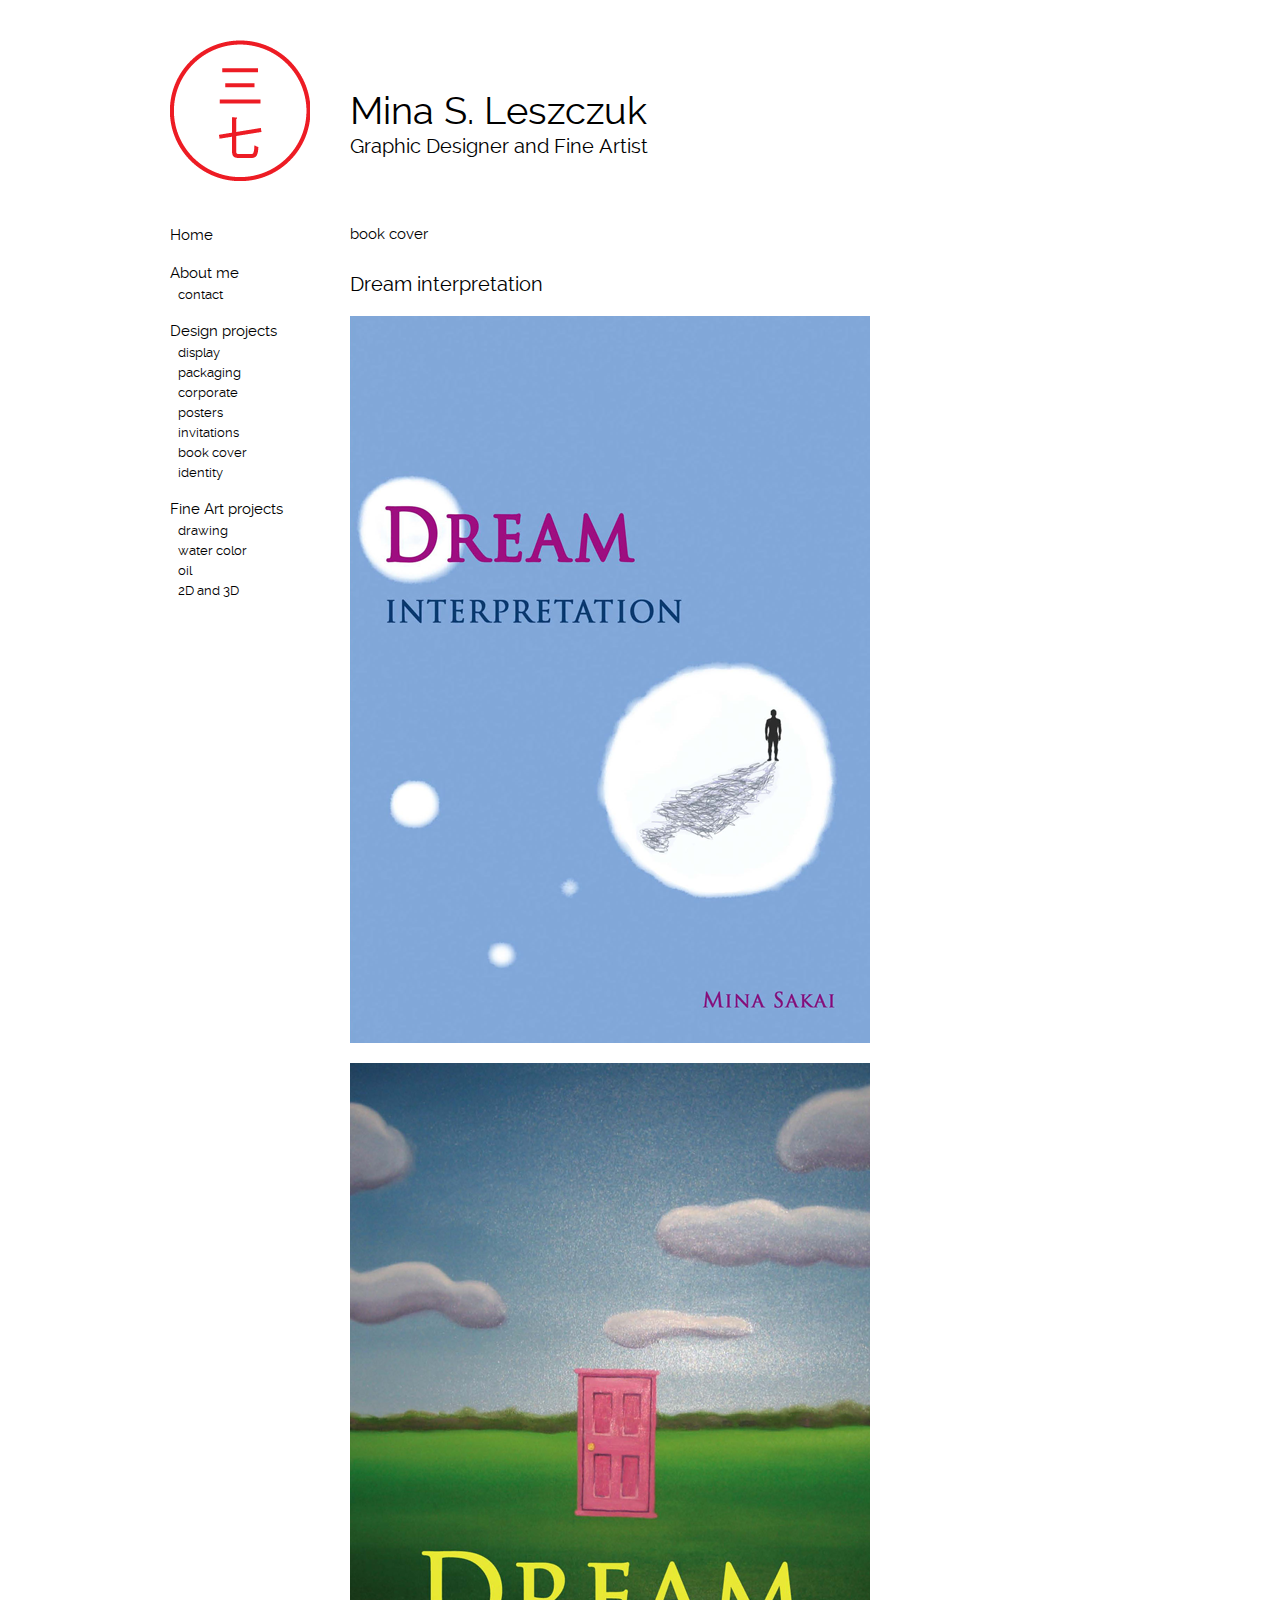
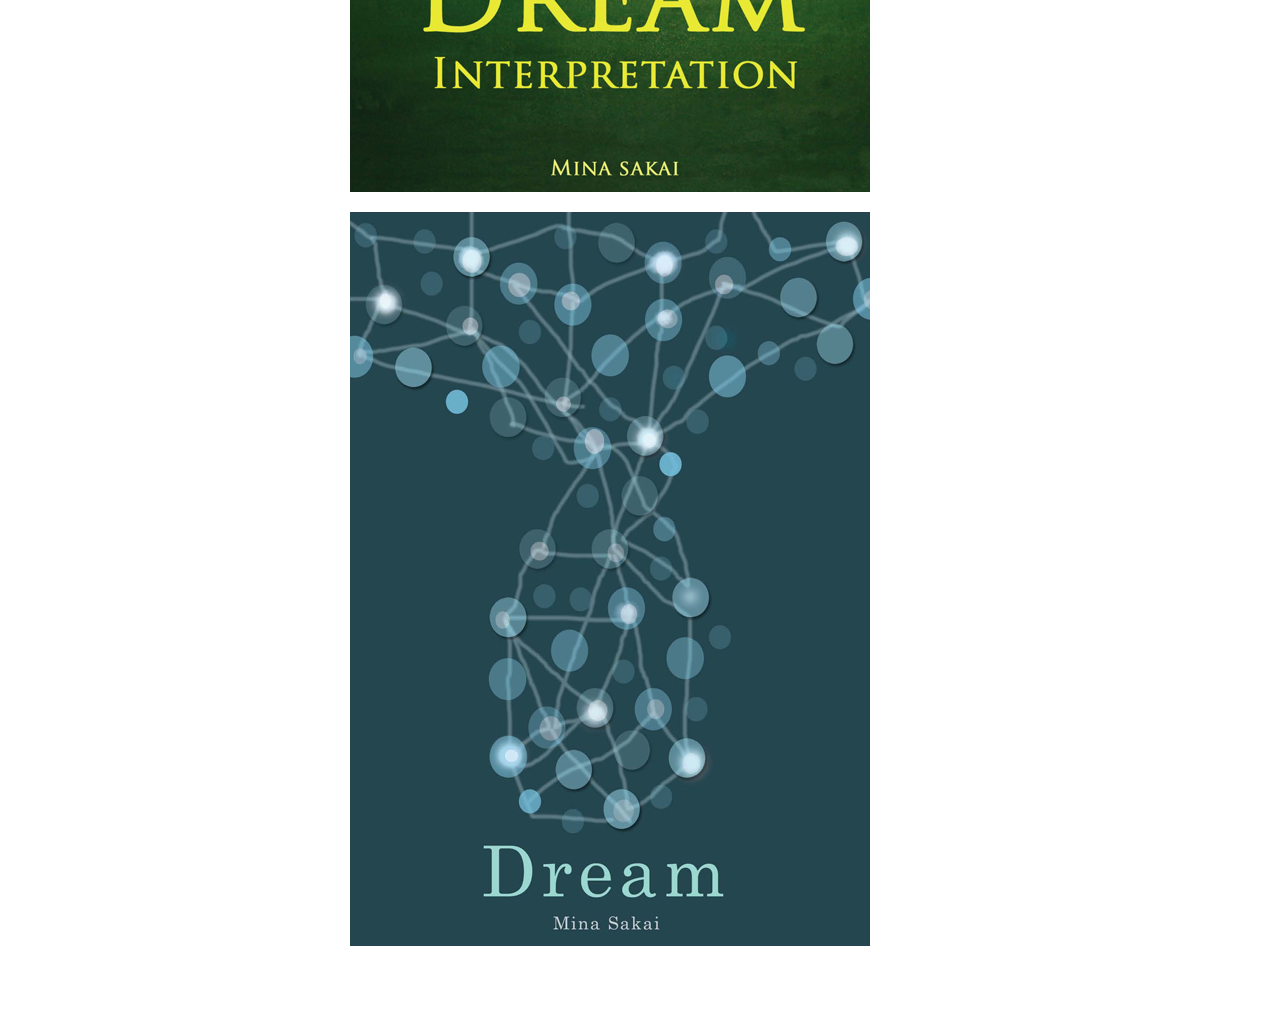
<file: graphic-design-book-cover.html>
<html>
  <head>
    <title>Mina Sakai Leszczuk | Graphic Design | Book Cover | Graphic Designer and Fine Artist | New York, NY</title>

    <link rel="stylesheet" type="text/css" href="css/960.css" />
    <!--[if IE]>
	<link rel="stylesheet" type="text/css" href="css/fix-ie.css" />
    <![endif]-->

    <link rel="stylesheet" type="text/css" href="fonts/font-styles.css" />

    <link rel="stylesheet" type="text/css" href="css/styles.css" />
    <link rel="stylesheet" type="text/css" href="css/projects.css" />
  </head>
  <body>
    <div class="container_16 main-content">
      <div class="grid_3 logo">
	  <img src="img/logo-outline-140.png" />
      </div>
      <div class="grid_12">
	<h1 class="header-name">Mina S. Leszczuk</h1>
	<h2 class="header-profession">Graphic Designer and Fine Artist</h2>
      </div>

      <div class="clear"></div>

      <div class="grid_3">
	<p>
	  <a href="/">Home</a>
	</p>

	<p class="nav-group">
	  <a href="about.html">About me</a><br/>
	  <a href="about.html" class="project">contact</a>
	</p>	

	<p class="nav-group">
	  <a href="graphic-design.html">Design projects</a><br/>
	  <a href="graphic-design-display.html" class="project">display</a><br/>
	  <a href="graphic-design-packaging.html" class="project">packaging</a><br/>
	  <a href="graphic-design-corporate.html" class="project">corporate</a><br/>
	  <a href="graphic-design-posters.html" class="project">posters</a><br/>
	  <a href="graphic-design-invitations.html" class="project">invitations</a><br/>
	  <a href="graphic-design-book-cover.html" class="project">book cover</a><br/>
	  <a href="graphic-design-identity.html" class="project">identity</a><br/>
	</p>

	<p class="nav-group">
	  <a href="fine-art.html">Fine Art projects</a><br/>
	  <a href="fine-art-drawing.html" class="project">drawing</a><br/>
	  <a href="fine-art-water-color.html" class="project">water color</a><br/>
	  <a href="fine-art-oil.html" class="project">oil</a><br/>
	  <a href="fine-art-2d-and-3d.html" class="project">2D and 3D</a><br/>
	</p>
      </div>

      <div class="grid_12">
	<h3 class="title">book cover</h3>

	<div class="clear"></div>

	<div class="grid_12 alpha omega">
	  <a name="dream-interpretation"><h2 class="caption">Dream interpretation</h2></a>
	  <img src="img/full/graphic-design/book-cover/book-cover-01.png" />
	  <img class="multi-image" src="img/full/graphic-design/book-cover/book-cover-02.png" />
	  <img class="multi-image" src="img/full/graphic-design/book-cover/book-cover-03.png" />
	</div>
      </div>

      <div class="clear"></div>

      <div class="grid_16 footer"></div>
      </div>
    </div>
  </body>
</html>
</file>
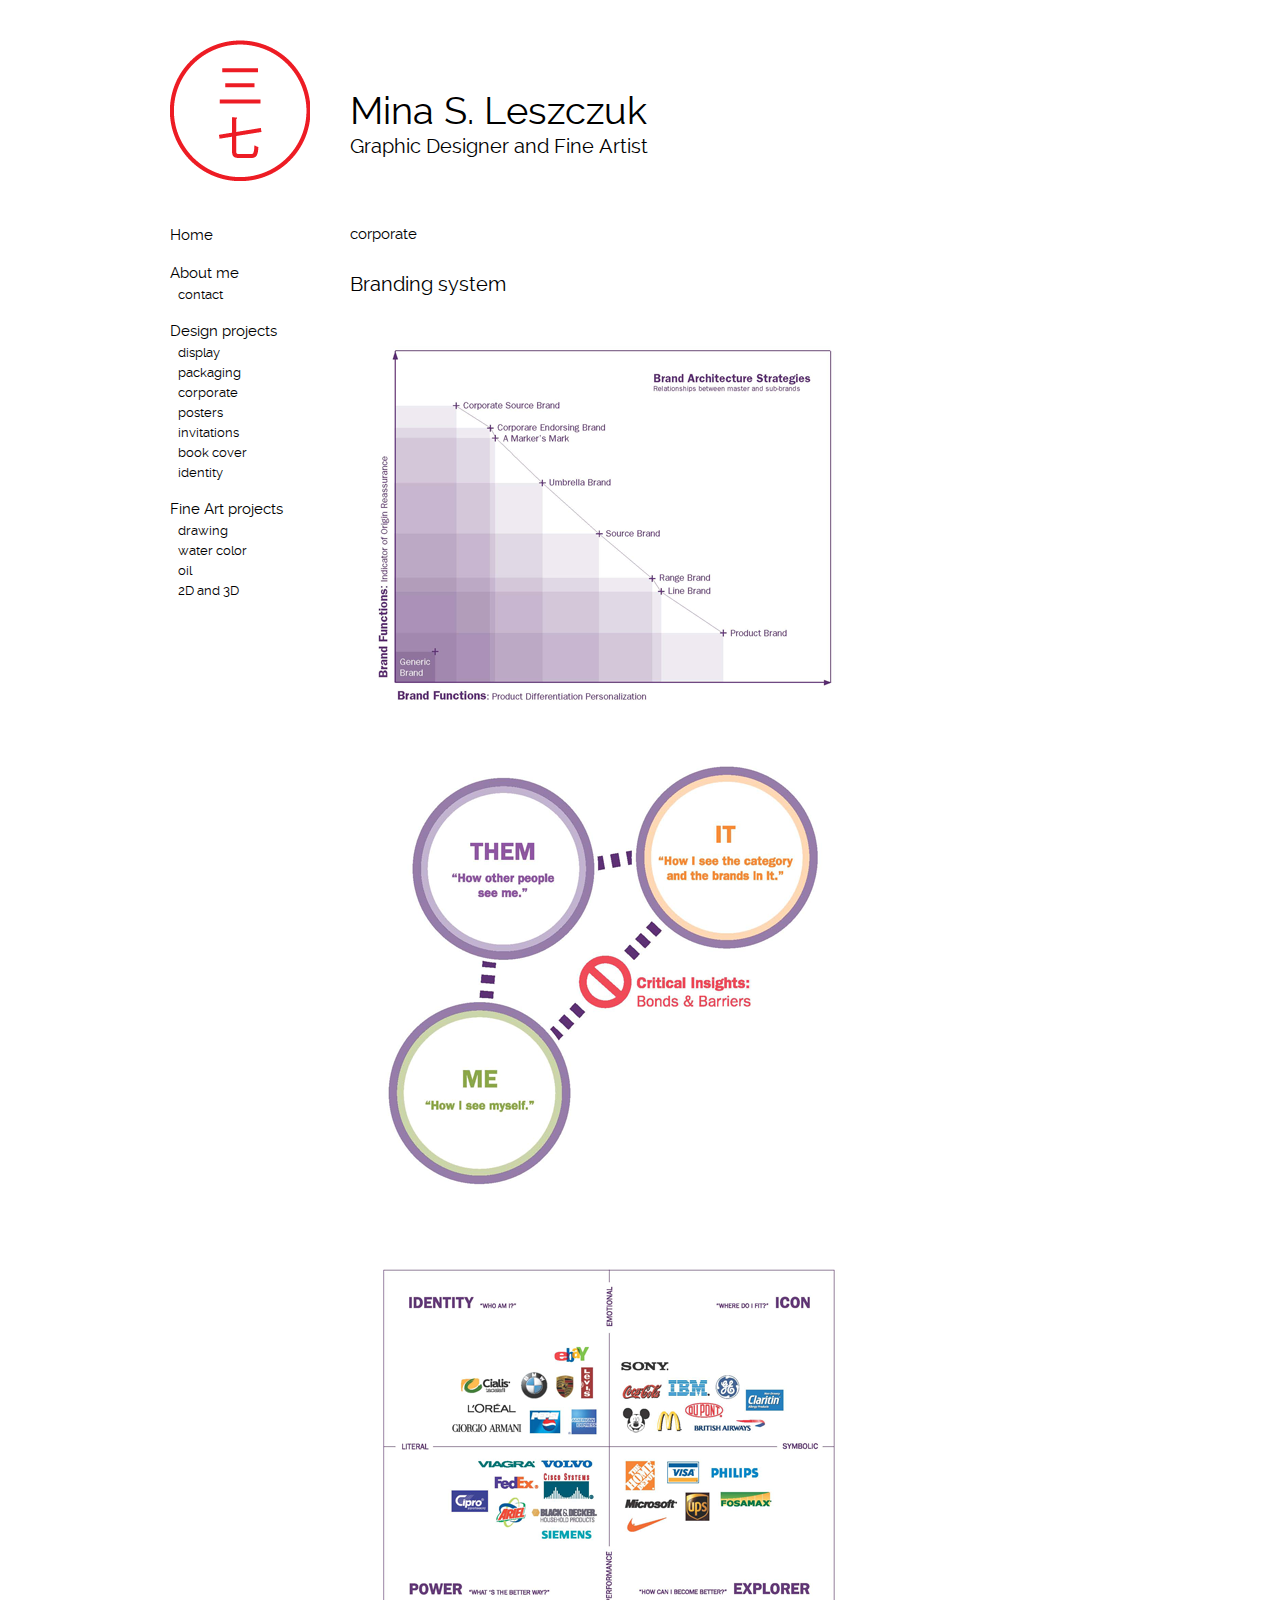
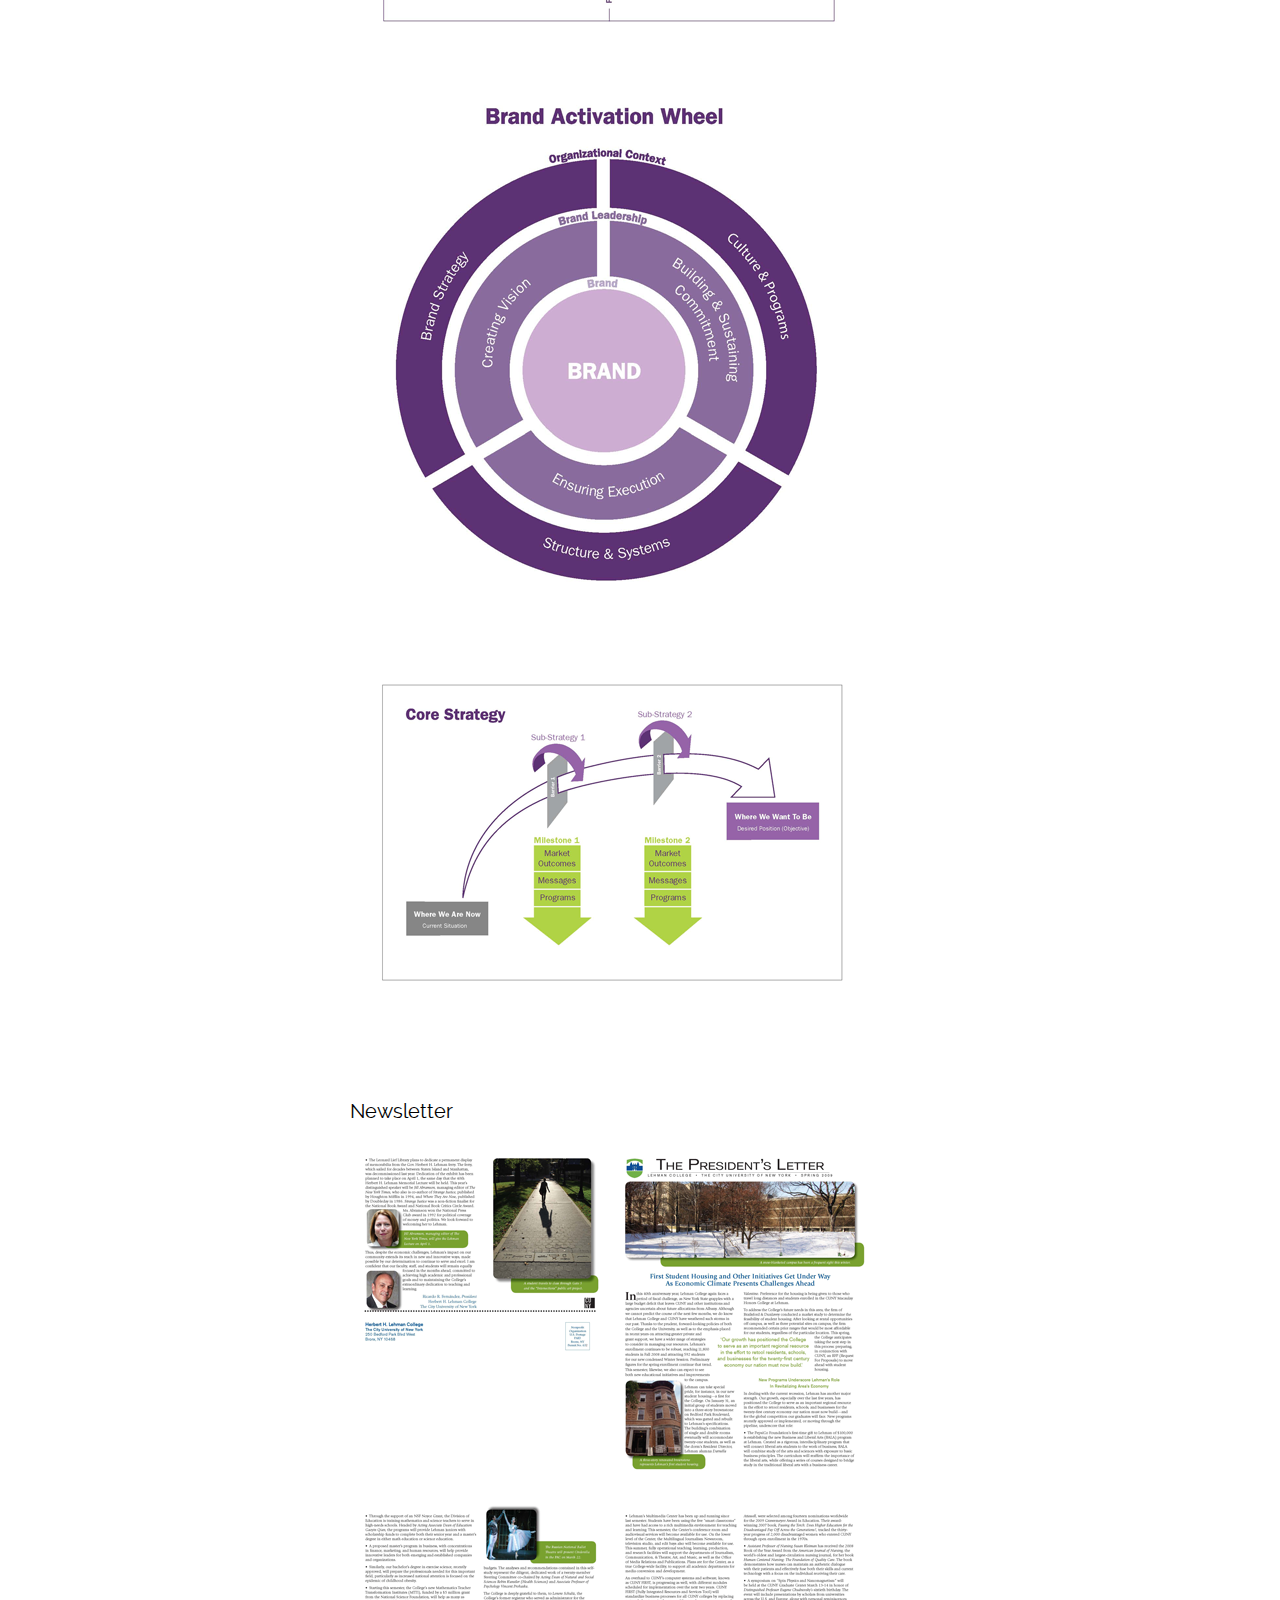
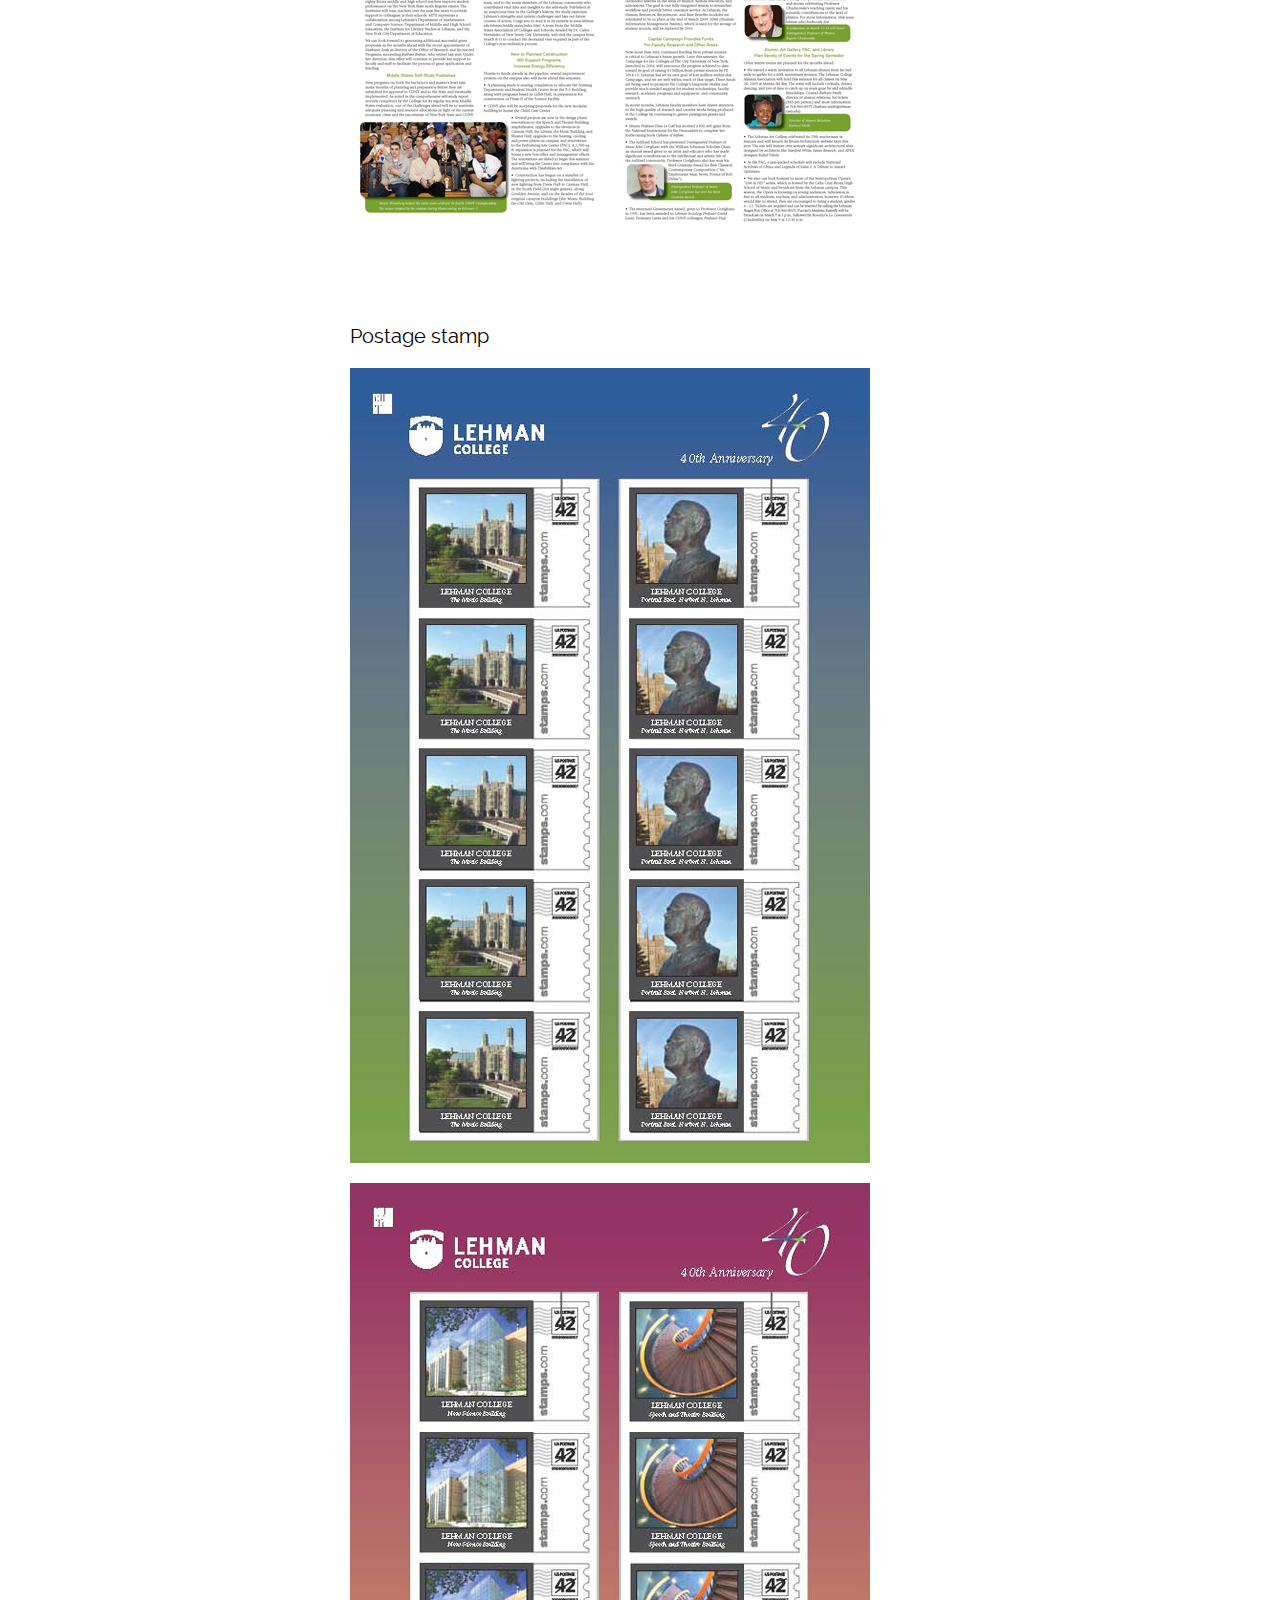
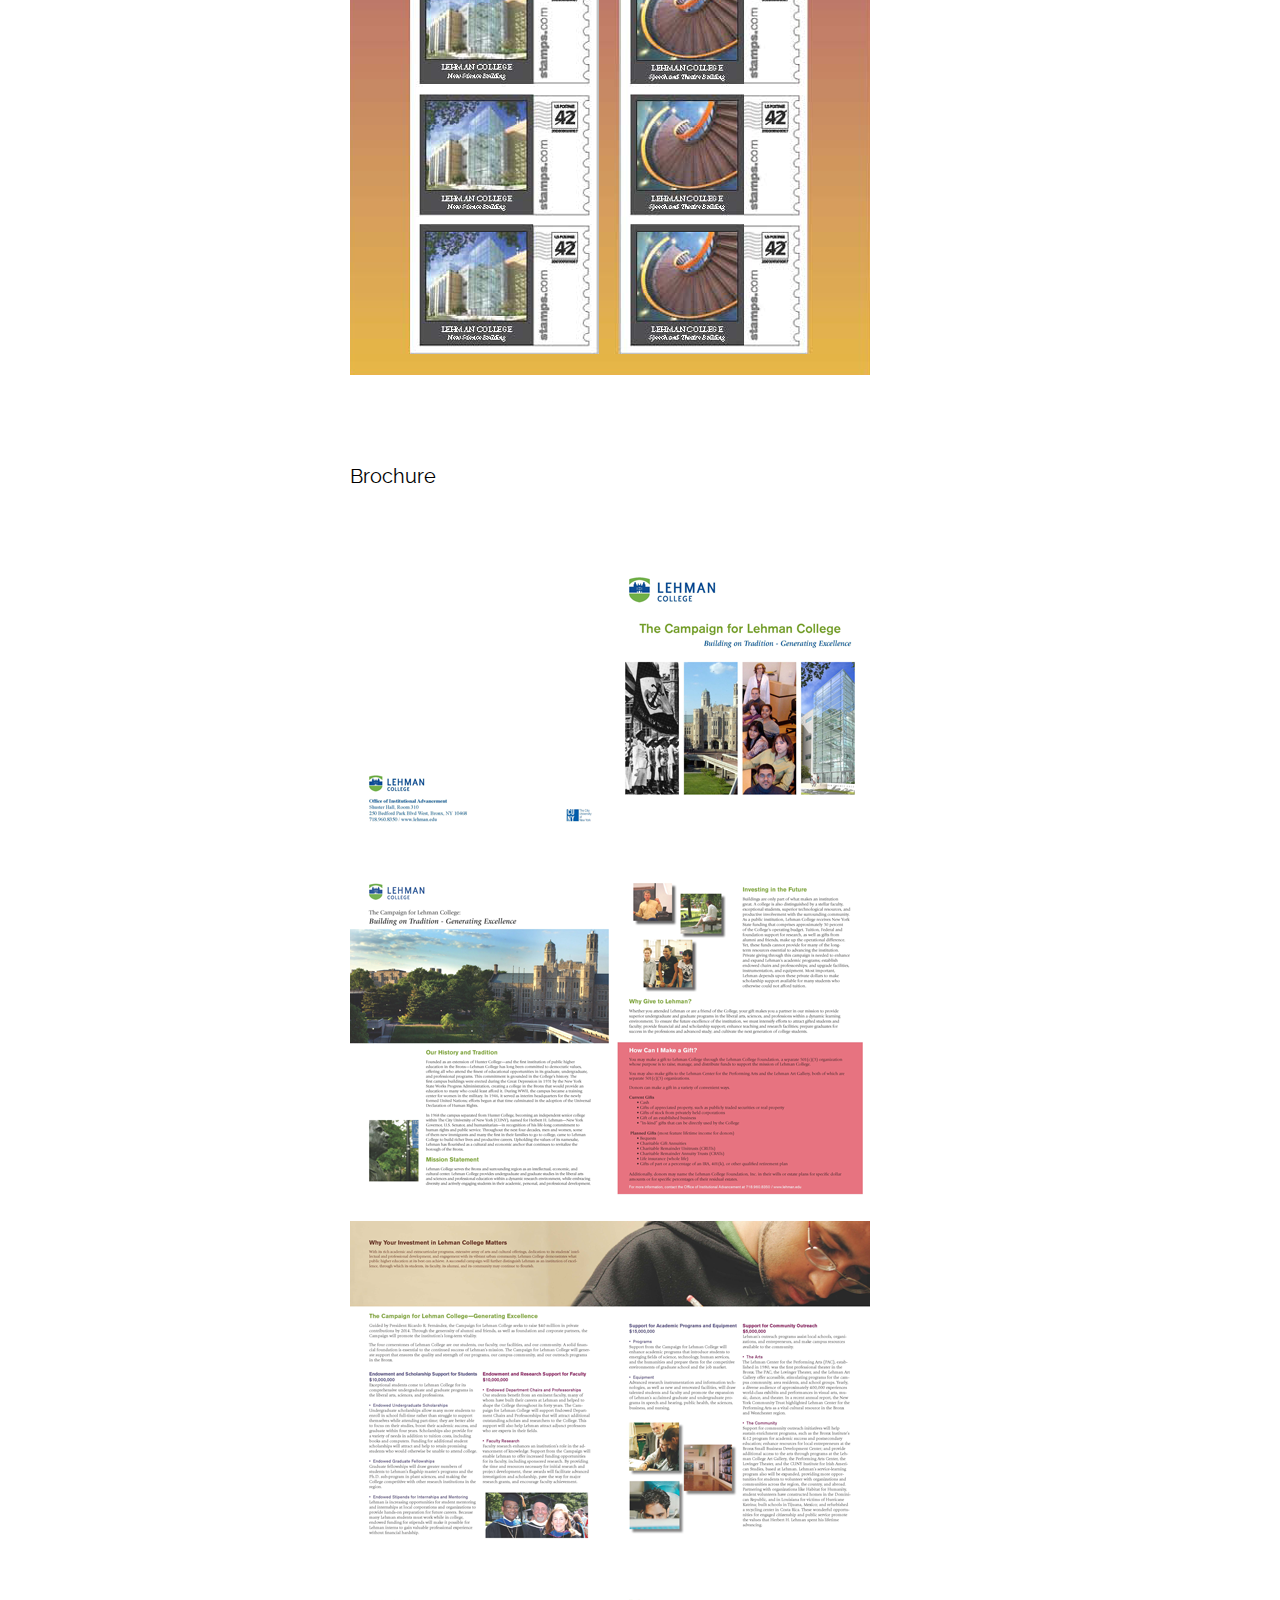
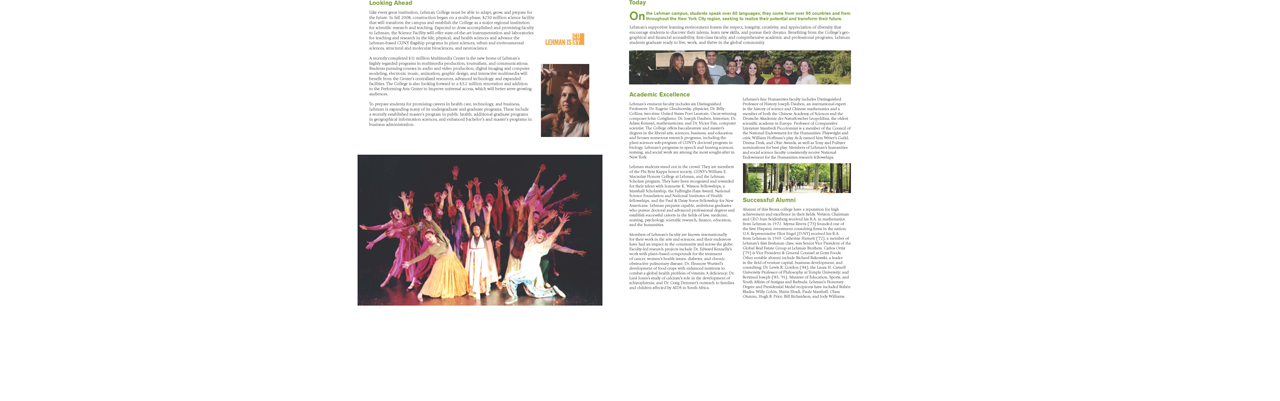
<file: graphic-design-corporate.html>
<html>
  <head>
    <title>Mina Sakai Leszczuk | Graphic Design | Corporate | Graphic Designer and Fine Artist | New York, NY</title>

    <link rel="stylesheet" type="text/css" href="css/960.css" />
    <!--[if IE]>
	<link rel="stylesheet" type="text/css" href="css/fix-ie.css" />
    <![endif]-->

    <link rel="stylesheet" type="text/css" href="fonts/font-styles.css" />

    <link rel="stylesheet" type="text/css" href="css/styles.css" />
    <link rel="stylesheet" type="text/css" href="css/projects.css" />
  </head>
  <body>
    <div class="container_16 main-content">
      <div class="grid_3 logo">
	  <img src="img/logo-outline-140.png" />
      </div>
      <div class="grid_12">
	<h1 class="header-name">Mina S. Leszczuk</h1>
	<h2 class="header-profession">Graphic Designer and Fine Artist</h2>
      </div>

      <div class="clear"></div>

      <div class="grid_3">
	<p>
	  <a href="/">Home</a>
	</p>

	<p class="nav-group">
	  <a href="about.html">About me</a><br/>
	  <a href="about.html" class="project">contact</a>
	</p>	

	<p class="nav-group">
	  <a href="graphic-design.html">Design projects</a><br/>
	  <a href="graphic-design-display.html" class="project">display</a><br/>
	  <a href="graphic-design-packaging.html" class="project">packaging</a><br/>
	  <a href="graphic-design-corporate.html" class="project">corporate</a><br/>
	  <a href="graphic-design-posters.html" class="project">posters</a><br/>
	  <a href="graphic-design-invitations.html" class="project">invitations</a><br/>
	  <a href="graphic-design-book-cover.html" class="project">book cover</a><br/>
	  <a href="graphic-design-identity.html" class="project">identity</a><br/>
	</p>

	<p class="nav-group">
	  <a href="fine-art.html">Fine Art projects</a><br/>
	  <a href="fine-art-drawing.html" class="project">drawing</a><br/>
	  <a href="fine-art-water-color.html" class="project">water color</a><br/>
	  <a href="fine-art-oil.html" class="project">oil</a><br/>
	  <a href="fine-art-2d-and-3d.html" class="project">2D and 3D</a><br/>
	</p>
      </div>

      <div class="grid_12">
	<h3 class="title">corporate</h3>

	<div class="clear"></div>

	<div class="grid_12 alpha omega">
	  <a name="brand-system"><h2 class="caption">Branding system</h2></a>
	  <img src="img/full/graphic-design/corporate/corporate-01.png" />
	  <img class="multi-image" src="img/full/graphic-design/corporate/corporate-02.png" />
	  <img class="multi-image" src="img/full/graphic-design/corporate/corporate-03.png" />
	  <img class="multi-image" src="img/full/graphic-design/corporate/corporate-04.png" />
	  <img class="multi-image" src="img/full/graphic-design/corporate/corporate-05.png" />
	</div>

	<div class="clear"></div>

	<div class="grid_12 alpha omega">
	  <a name="newsletter"><h2 class="caption">Newsletter</h2></a>
	  <img src="img/full/graphic-design/corporate/corporate-06.png" />
	  <img class="multi-image" src="img/full/graphic-design/corporate/corporate-07.png" />
	</div>

	<div class="clear"></div>

	<div class="grid_12 alpha omega">
	  <a name="postage-stamp"><h2 class="caption">Postage stamp</h2></a>
	  <img src="img/full/graphic-design/corporate/corporate-08.png" />
	  <img class="multi-image" src="img/full/graphic-design/corporate/corporate-09.png" />
	</div>

	<div class="clear"></div>

	<div class="grid_12 alpha omega">
	  <a name="brochure"><h2 class="caption">Brochure</h2></a>
	  <img src="img/full/graphic-design/corporate/corporate-10.png" />
	  <img class="multi-image" src="img/full/graphic-design/corporate/corporate-11.png" />
	  <img class="multi-image" src="img/full/graphic-design/corporate/corporate-12.png" />
	  <img class="multi-image" src="img/full/graphic-design/corporate/corporate-13.png" />
	</div>

      </div>

      <div class="clear"></div>

      <div class="grid_16 footer"></div>
      </div>
    </div>
  </body>
</html>
</file>
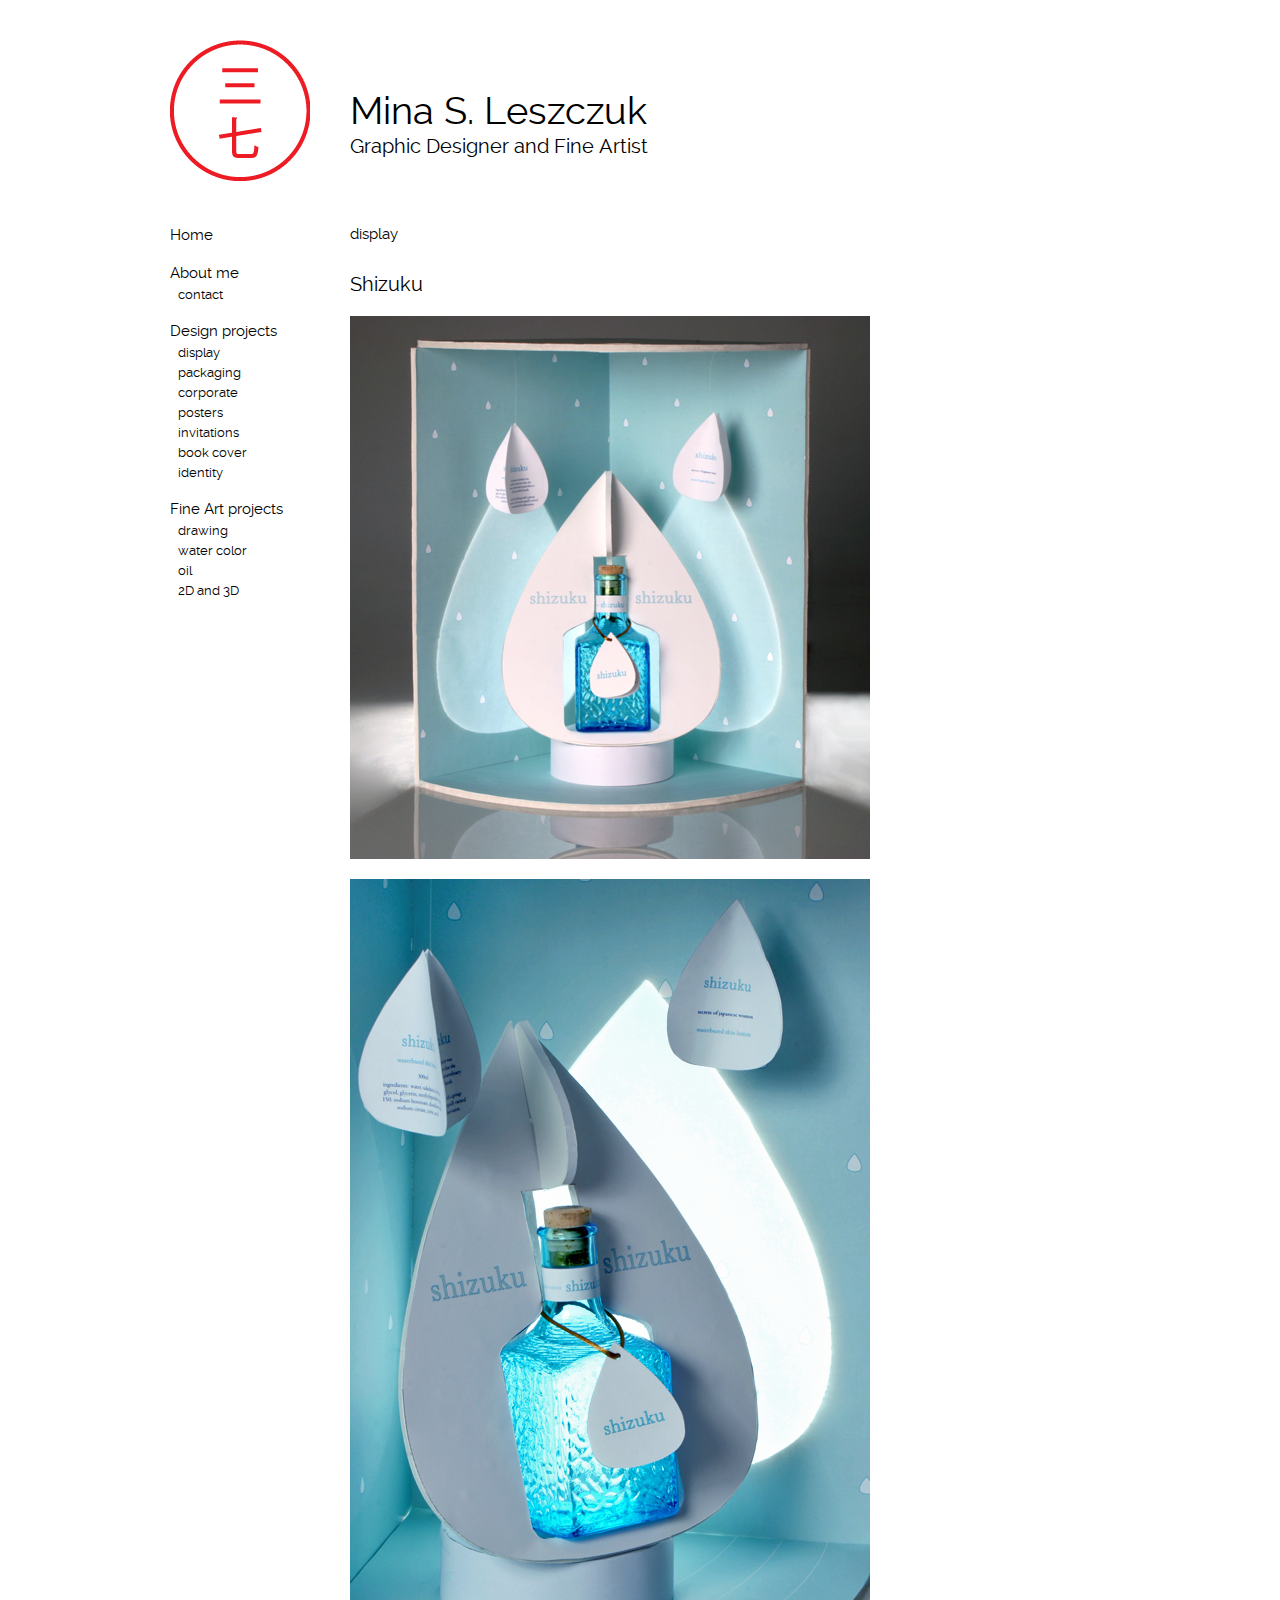
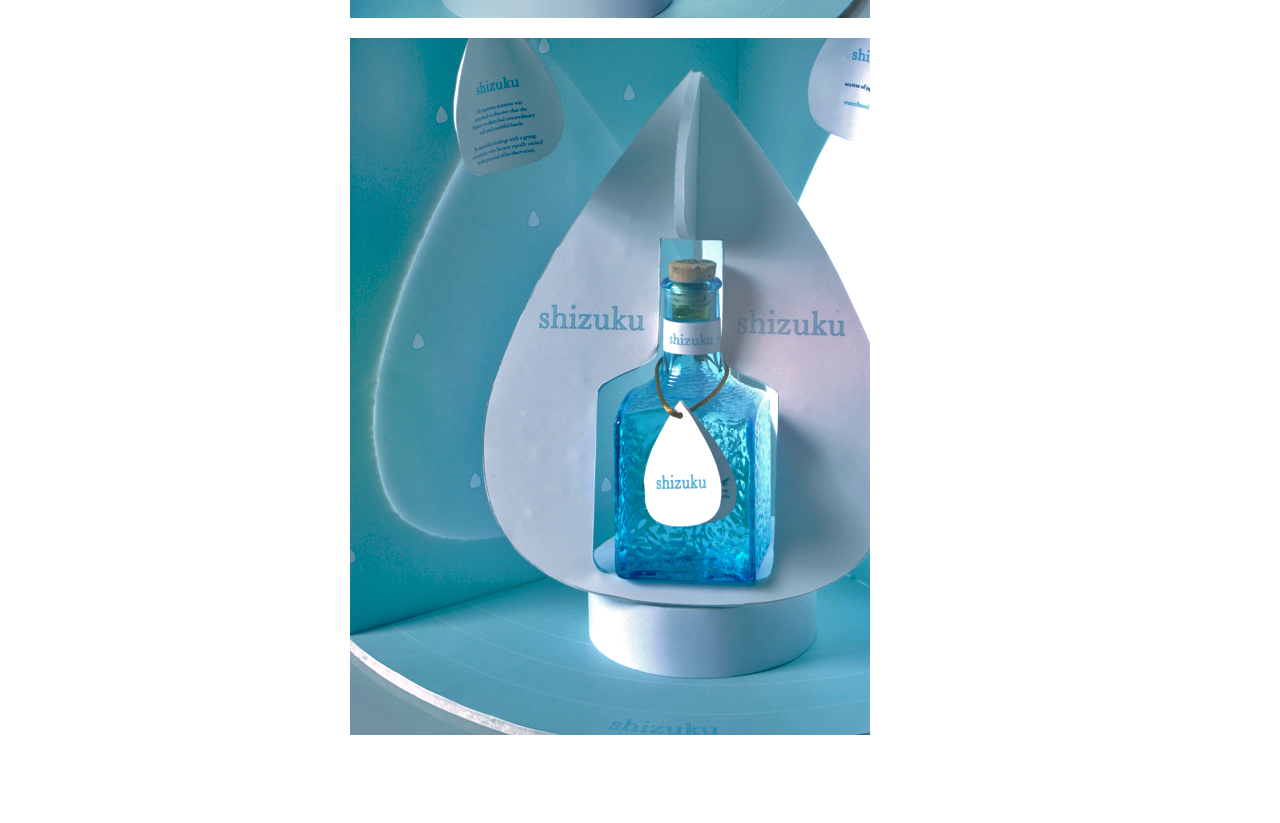
<file: graphic-design-display.html>
<html>
  <head>
    <title>Mina Sakai Leszczuk | Graphic Design | Display | Graphic Designer and Fine Artist | New York, NY</title>

    <link rel="stylesheet" type="text/css" href="css/960.css" />
    <!--[if IE]>
	<link rel="stylesheet" type="text/css" href="css/fix-ie.css" />
    <![endif]-->

    <link rel="stylesheet" type="text/css" href="fonts/font-styles.css" />

    <link rel="stylesheet" type="text/css" href="css/styles.css" />
    <link rel="stylesheet" type="text/css" href="css/projects.css" />
  </head>
  <body>
    <div class="container_16 main-content">
      <div class="grid_3 logo">
	  <img src="img/logo-outline-140.png" />
      </div>
      <div class="grid_12">
	<h1 class="header-name">Mina S. Leszczuk</h1>
	<h2 class="header-profession">Graphic Designer and Fine Artist</h2>
      </div>

      <div class="clear"></div>

      <div class="grid_3">
	<p>
	  <a href="/">Home</a>
	</p>

	<p class="nav-group">
	  <a href="about.html">About me</a><br/>
	  <a href="about.html" class="project">contact</a>
	</p>	

	<p class="nav-group">
	  <a href="graphic-design.html">Design projects</a><br/>
	  <a href="graphic-design-display.html" class="project">display</a><br/>
	  <a href="graphic-design-packaging.html" class="project">packaging</a><br/>
	  <a href="graphic-design-corporate.html" class="project">corporate</a><br/>
	  <a href="graphic-design-posters.html" class="project">posters</a><br/>
	  <a href="graphic-design-invitations.html" class="project">invitations</a><br/>
	  <a href="graphic-design-book-cover.html" class="project">book cover</a><br/>
	  <a href="graphic-design-identity.html" class="project">identity</a><br/>
	</p>

	<p class="nav-group">
	  <a href="fine-art.html">Fine Art projects</a><br/>
	  <a href="fine-art-drawing.html" class="project">drawing</a><br/>
	  <a href="fine-art-water-color.html" class="project">water color</a><br/>
	  <a href="fine-art-oil.html" class="project">oil</a><br/>
	  <a href="fine-art-2d-and-3d.html" class="project">2D and 3D</a><br/>
	</p>
      </div>

      <div class="grid_12">
	<h3 class="title">display</h3>

	<div class="clear"></div>

	<div class="grid_12 alpha omega">
	  <a name="shizuku"><h2 class="caption">Shizuku</h2></a>
	  <img src="img/full/graphic-design/display/shizuku-01.png" />
	  <img class="multi-image" src="img/full/graphic-design/display/shizuku-02.png" />
	  <img class="multi-image" src="img/full/graphic-design/display/shizuku-03.png" />
	</div>

	<div class="clear"></div>

      </div>

      <div class="clear"></div>

      <div class="grid_16 footer"></div>
      </div>
    </div>
  </body>
</html>
</file>
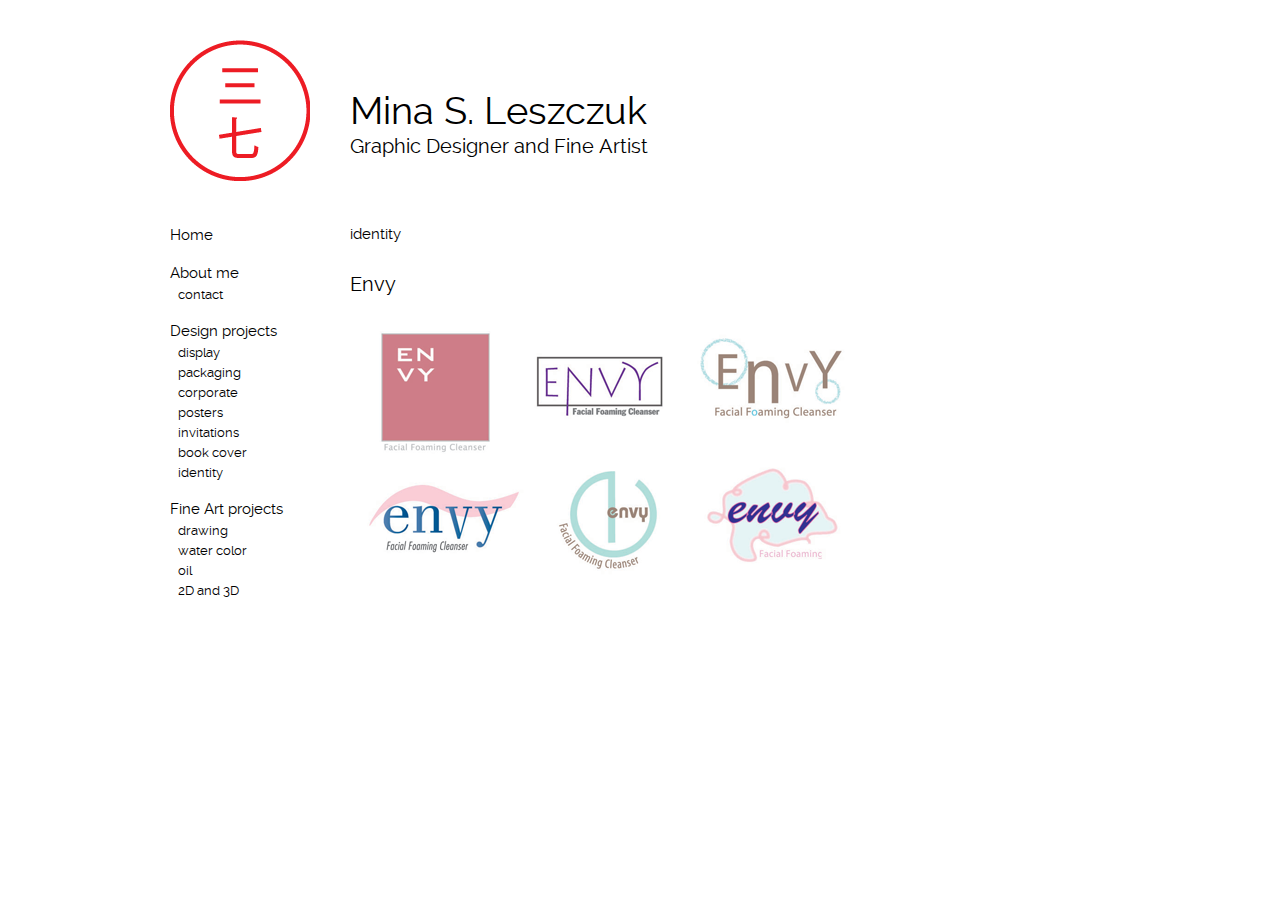
<file: graphic-design-identity.html>
<html>
  <head>
    <title>Mina Sakai Leszczuk | Graphic Design | Identity | Graphic Designer and Fine Artist | New York, NY</title>

    <link rel="stylesheet" type="text/css" href="css/960.css" />
    <!--[if IE]>
	<link rel="stylesheet" type="text/css" href="css/fix-ie.css" />
    <![endif]-->

    <link rel="stylesheet" type="text/css" href="fonts/font-styles.css" />

    <link rel="stylesheet" type="text/css" href="css/styles.css" />
    <link rel="stylesheet" type="text/css" href="css/projects.css" />
  </head>
  <body>
    <div class="container_16 main-content">
      <div class="grid_3 logo">
	  <img src="img/logo-outline-140.png" />
      </div>
      <div class="grid_12">
	<h1 class="header-name">Mina S. Leszczuk</h1>
	<h2 class="header-profession">Graphic Designer and Fine Artist</h2>
      </div>

      <div class="clear"></div>

      <div class="grid_3">
	<p>
	  <a href="/">Home</a>
	</p>

	<p class="nav-group">
	  <a href="about.html">About me</a><br/>
	  <a href="about.html" class="project">contact</a>
	</p>	

	<p class="nav-group">
	  <a href="graphic-design.html">Design projects</a><br/>
	  <a href="graphic-design-display.html" class="project">display</a><br/>
	  <a href="graphic-design-packaging.html" class="project">packaging</a><br/>
	  <a href="graphic-design-corporate.html" class="project">corporate</a><br/>
	  <a href="graphic-design-posters.html" class="project">posters</a><br/>
	  <a href="graphic-design-invitations.html" class="project">invitations</a><br/>
	  <a href="graphic-design-book-cover.html" class="project">book cover</a><br/>
	  <a href="graphic-design-identity.html" class="project">identity</a><br/>
	</p>

	<p class="nav-group">
	  <a href="fine-art.html">Fine Art projects</a><br/>
	  <a href="fine-art-drawing.html" class="project">drawing</a><br/>
	  <a href="fine-art-water-color.html" class="project">water color</a><br/>
	  <a href="fine-art-oil.html" class="project">oil</a><br/>
	  <a href="fine-art-2d-and-3d.html" class="project">2D and 3D</a><br/>
	</p>
      </div>

      <div class="grid_12">
	<h3 class="title">identity</h3>

	<div class="clear"></div>

	<div class="grid_12 alpha omega">
	  <a name="envy"><h2 class="caption">Envy</h2></a>
	  <img src="img/full/graphic-design/identity/identity-01.png" />
	</div>
      </div>

      <div class="clear"></div>

      <div class="grid_16 footer"></div>
      </div>
    </div>
  </body>
</html>
</file>
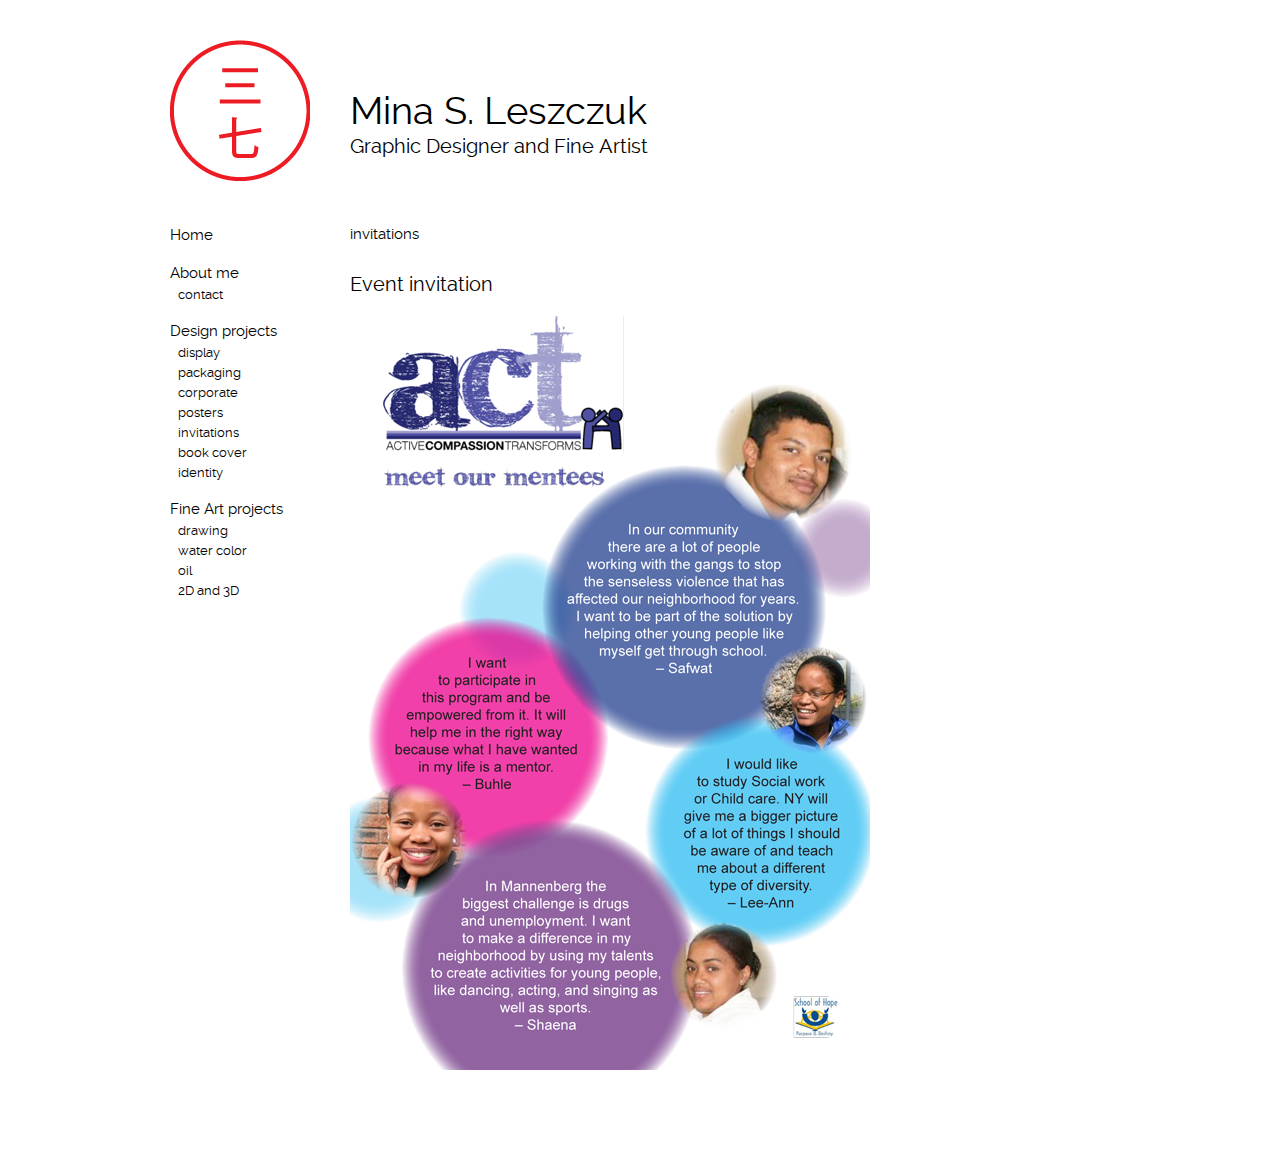
<file: graphic-design-invitations.html>
<html>
  <head>
    <title>Mina Sakai Leszczuk | Graphic Design | Invitations | Graphic Designer and Fine Artist | New York, NY</title>

    <link rel="stylesheet" type="text/css" href="css/960.css" />
    <!--[if IE]>
	<link rel="stylesheet" type="text/css" href="css/fix-ie.css" />
    <![endif]-->

    <link rel="stylesheet" type="text/css" href="fonts/font-styles.css" />

    <link rel="stylesheet" type="text/css" href="css/styles.css" />
    <link rel="stylesheet" type="text/css" href="css/projects.css" />
  </head>
  <body>
    <div class="container_16 main-content">
      <div class="grid_3 logo">
	  <img src="img/logo-outline-140.png" />
      </div>
      <div class="grid_12">
	<h1 class="header-name">Mina S. Leszczuk</h1>
	<h2 class="header-profession">Graphic Designer and Fine Artist</h2>
      </div>

      <div class="clear"></div>

      <div class="grid_3">
	<p>
	  <a href="/">Home</a>
	</p>

	<p class="nav-group">
	  <a href="about.html">About me</a><br/>
	  <a href="about.html" class="project">contact</a>
	</p>	

	<p class="nav-group">
	  <a href="graphic-design.html">Design projects</a><br/>
	  <a href="graphic-design-display.html" class="project">display</a><br/>
	  <a href="graphic-design-packaging.html" class="project">packaging</a><br/>
	  <a href="graphic-design-corporate.html" class="project">corporate</a><br/>
	  <a href="graphic-design-posters.html" class="project">posters</a><br/>
	  <a href="graphic-design-invitations.html" class="project">invitations</a><br/>
	  <a href="graphic-design-book-cover.html" class="project">book cover</a><br/>
	  <a href="graphic-design-identity.html" class="project">identity</a><br/>
	</p>

	<p class="nav-group">
	  <a href="fine-art.html">Fine Art projects</a><br/>
	  <a href="fine-art-drawing.html" class="project">drawing</a><br/>
	  <a href="fine-art-water-color.html" class="project">water color</a><br/>
	  <a href="fine-art-oil.html" class="project">oil</a><br/>
	  <a href="fine-art-2d-and-3d.html" class="project">2D and 3D</a><br/>
	</p>
      </div>

      <div class="grid_12">
	<h3 class="title">invitations</h3>

	<div class="clear"></div>

	<div class="grid_12 alpha omega">
	  <a name="event-invitation"><h2 class="caption">Event invitation</h2></a>
	  <img src="img/full/graphic-design/invitations/invitations-01.png" />
	</div>
      </div>

      <div class="clear"></div>

      <div class="grid_16 footer"></div>
      </div>
    </div>
  </body>
</html>
</file>
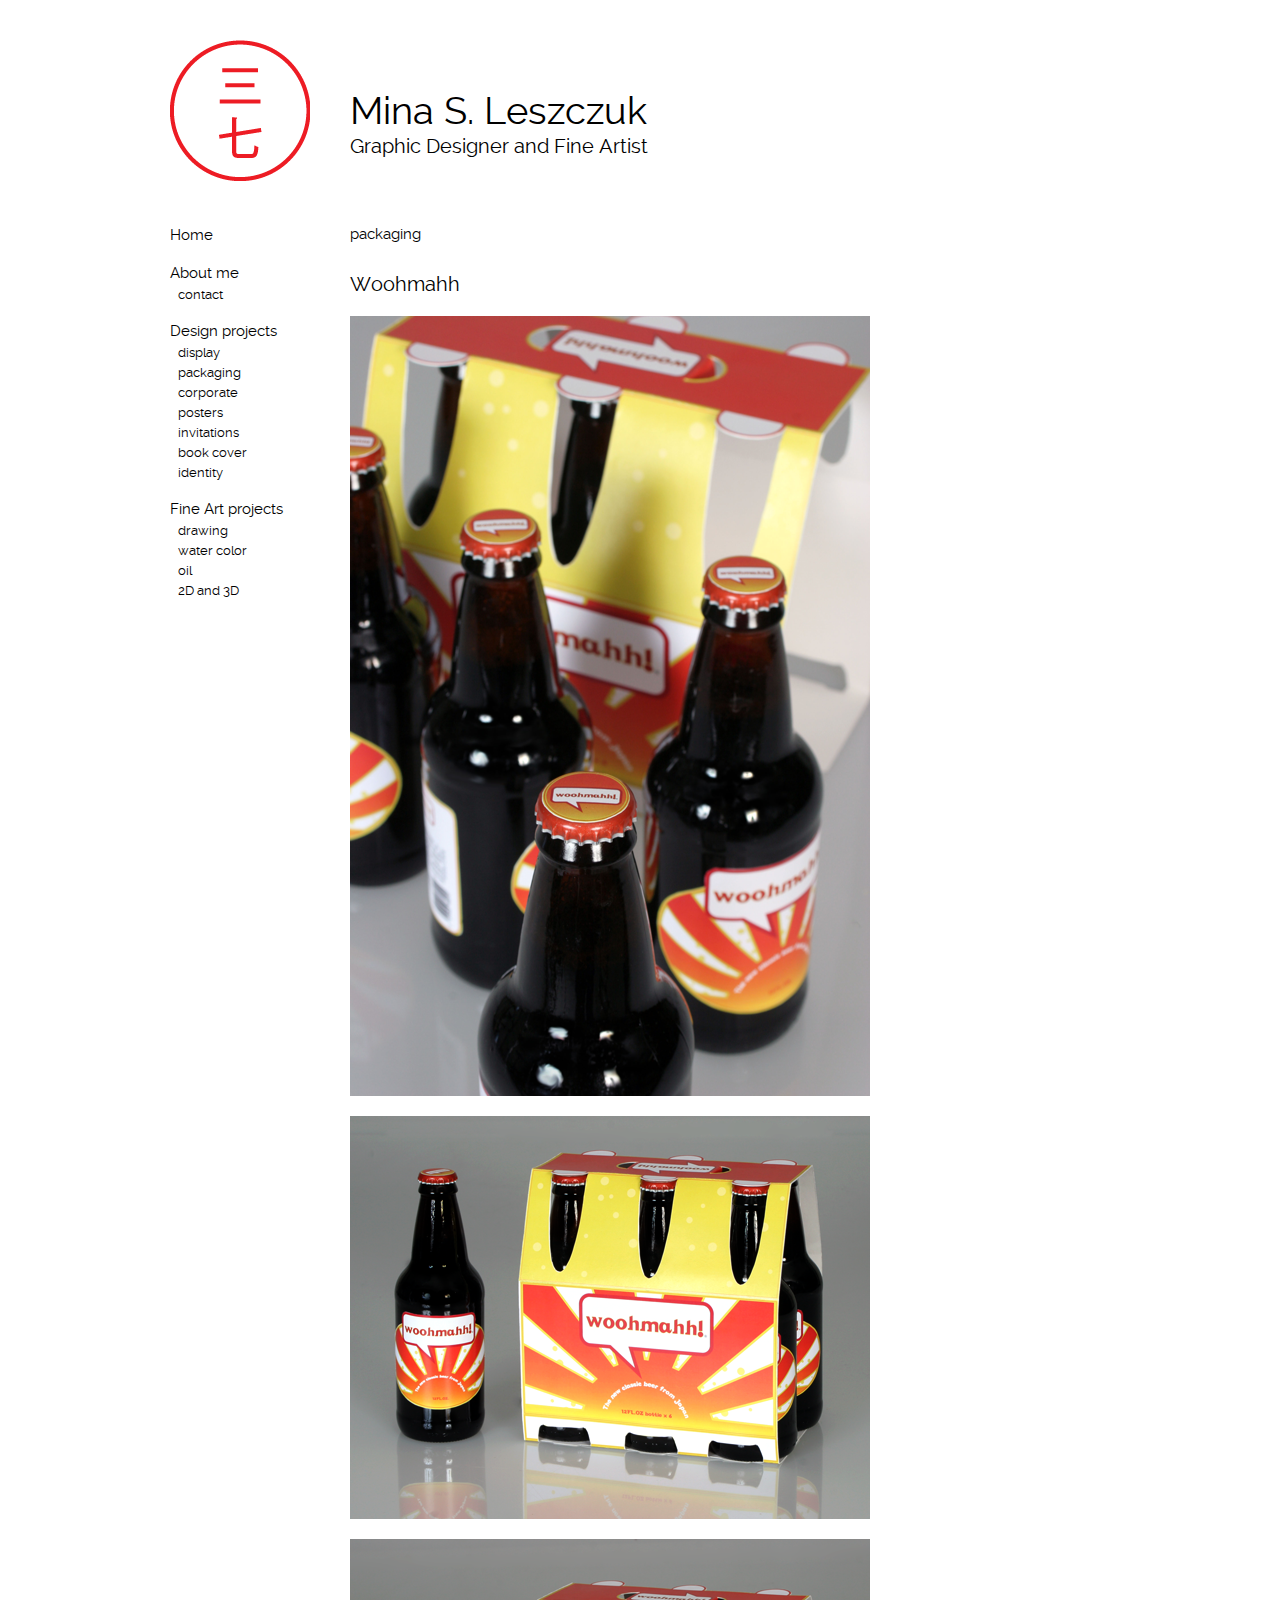
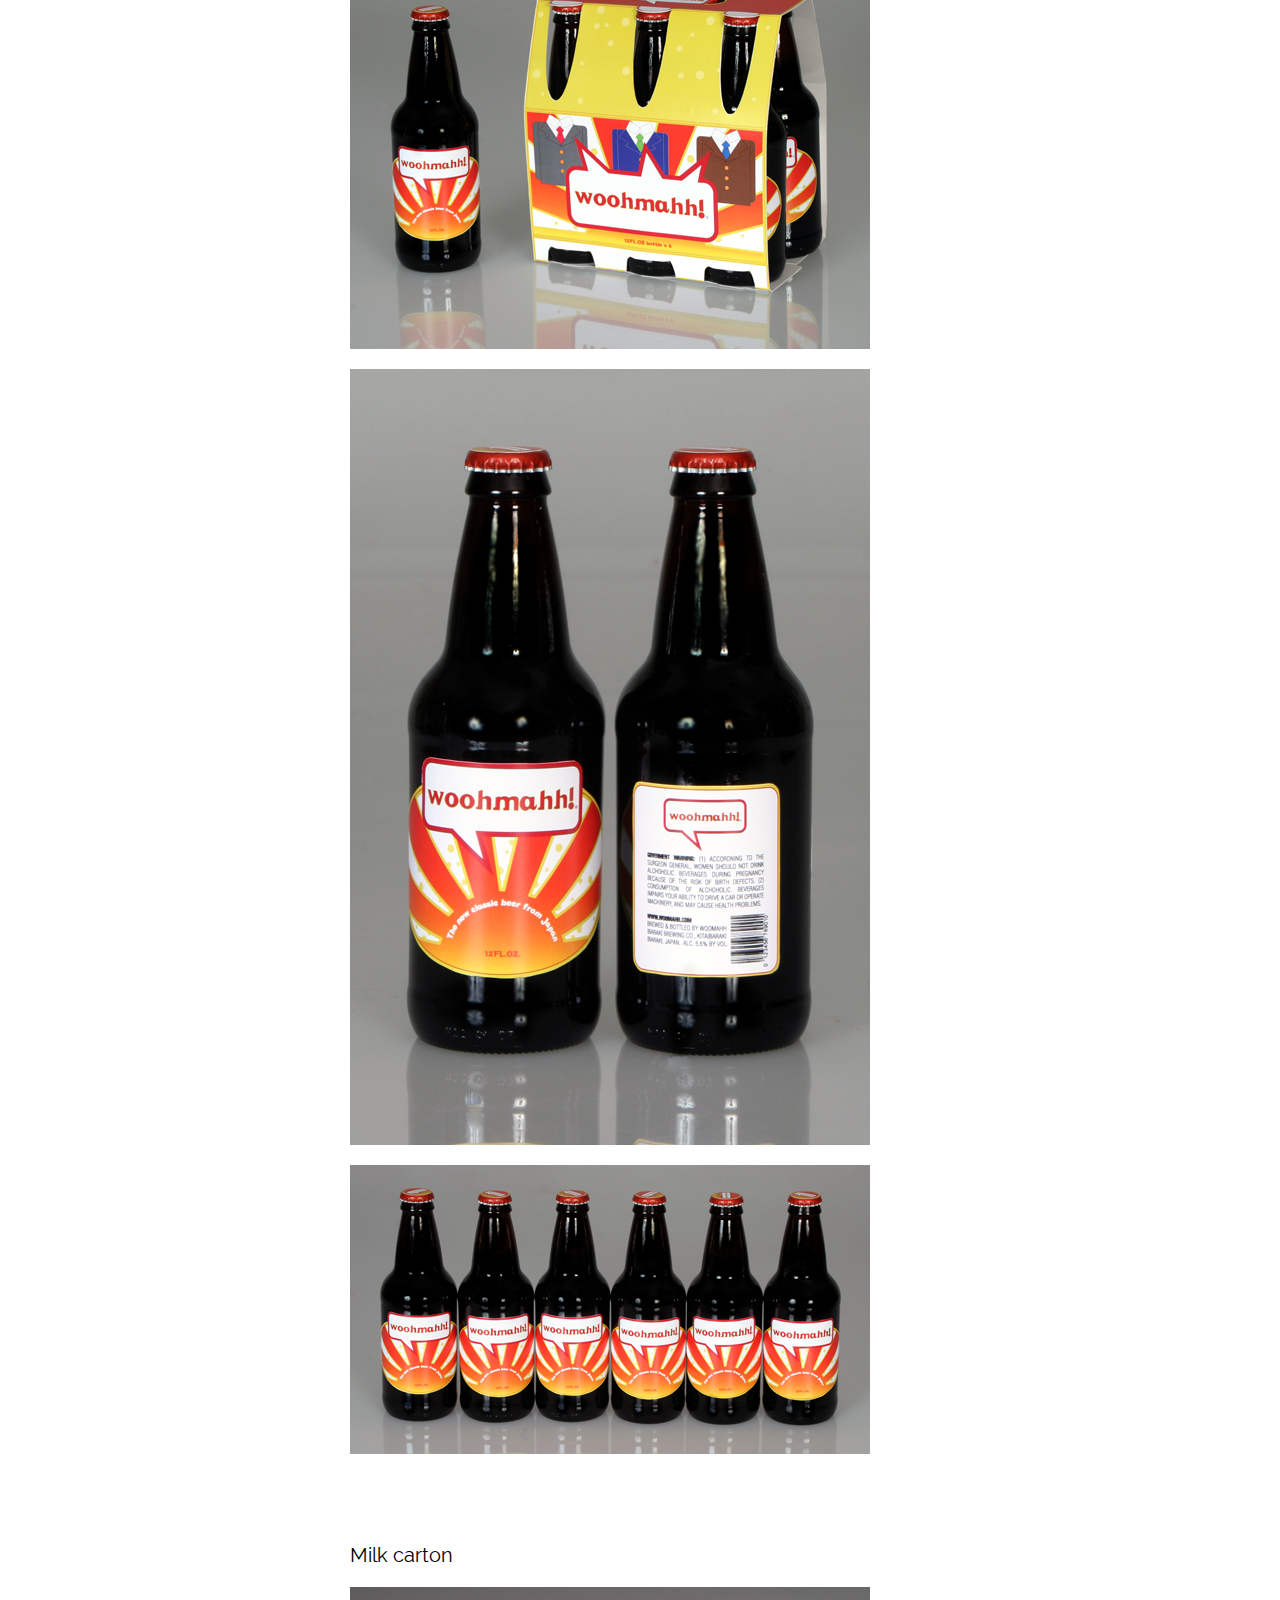
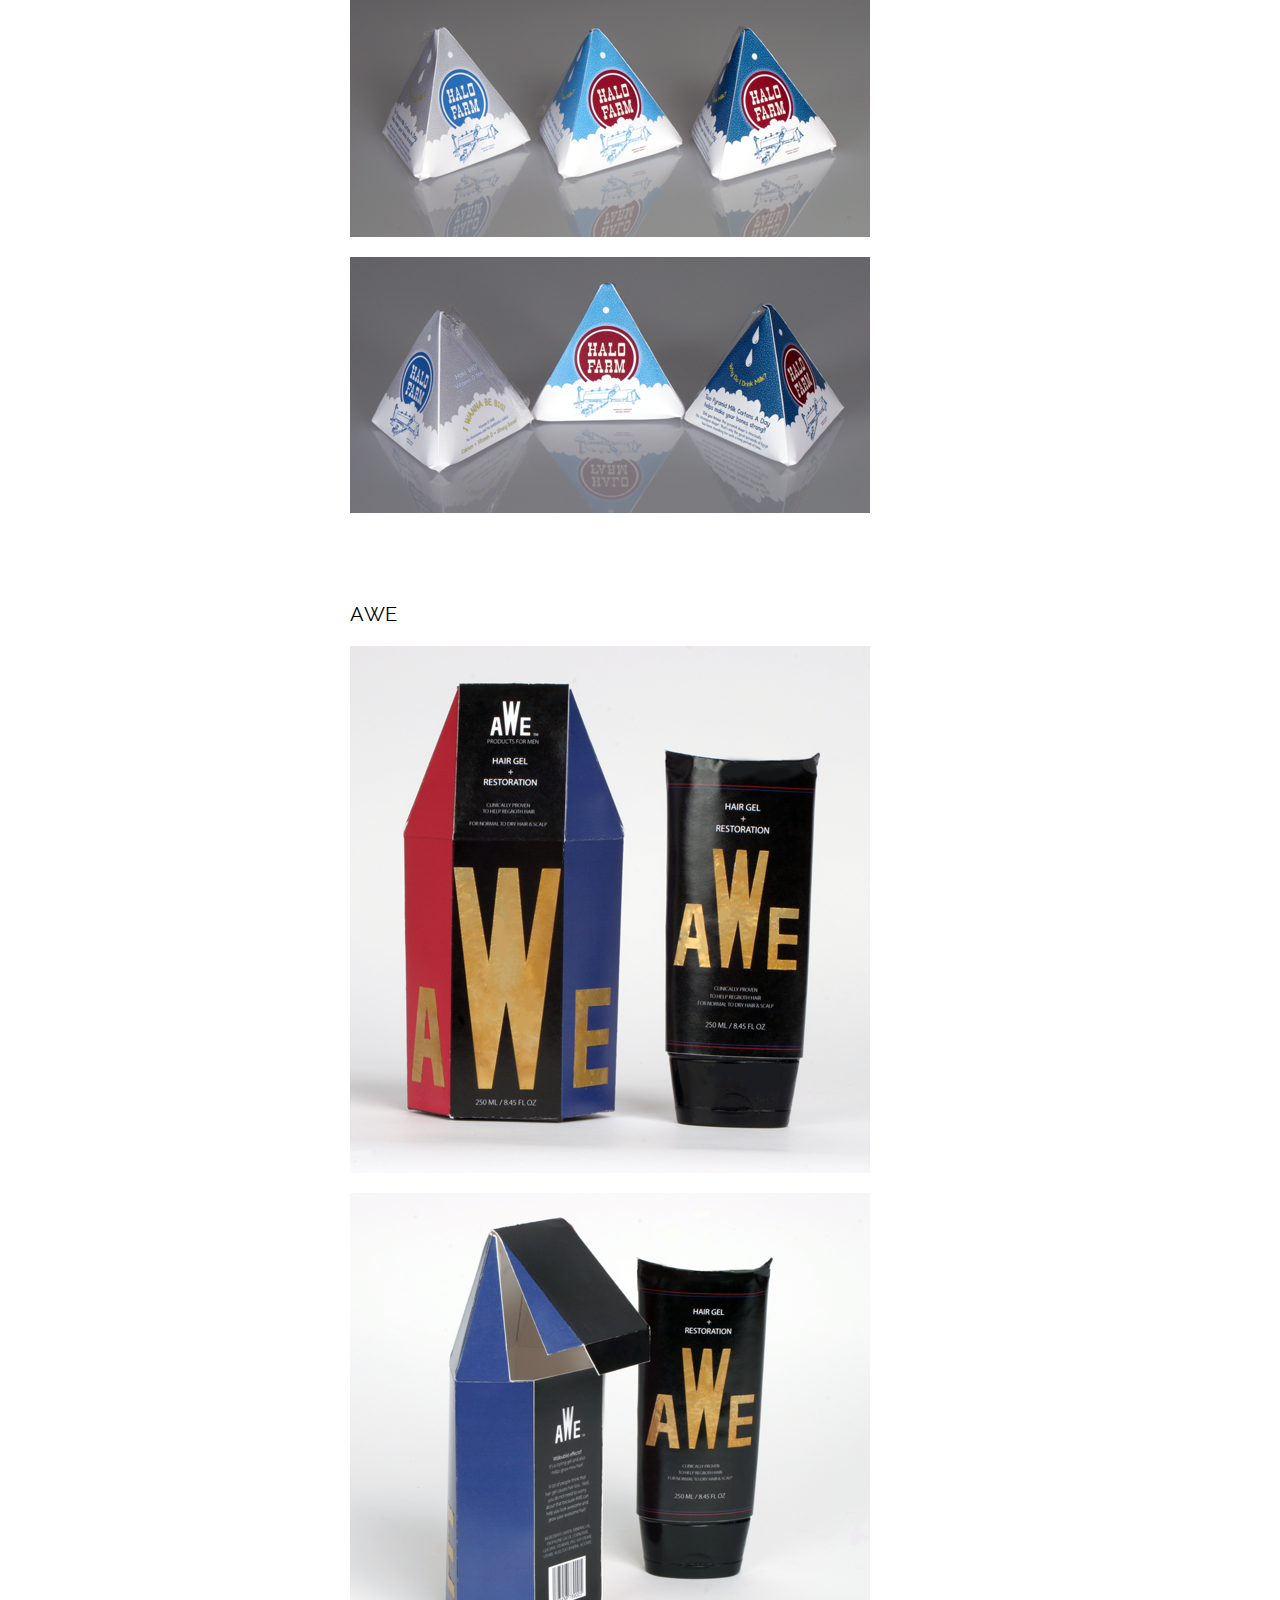
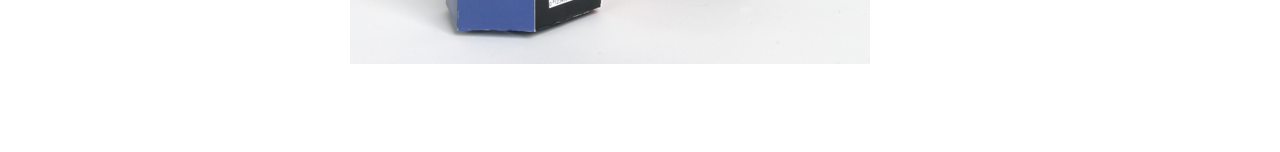
<file: graphic-design-packaging.html>
<html>
  <head>
    <title>Mina Sakai Leszczuk | Graphic Design | Packaging | Graphic Designer and Fine Artist | New York, NY</title>

    <link rel="stylesheet" type="text/css" href="css/960.css" />
    <!--[if IE]>
	<link rel="stylesheet" type="text/css" href="css/fix-ie.css" />
    <![endif]-->

    <link rel="stylesheet" type="text/css" href="fonts/font-styles.css" />

    <link rel="stylesheet" type="text/css" href="css/styles.css" />
    <link rel="stylesheet" type="text/css" href="css/projects.css" />
  </head>
  <body>
    <div class="container_16 main-content">
      <div class="grid_3 logo">
	  <img src="img/logo-outline-140.png" />
      </div>
      <div class="grid_12">
	<h1 class="header-name">Mina S. Leszczuk</h1>
	<h2 class="header-profession">Graphic Designer and Fine Artist</h2>
      </div>

      <div class="clear"></div>

      <div class="grid_3">
	<p>
	  <a href="/">Home</a>
	</p>

	<p class="nav-group">
	  <a href="about.html">About me</a><br/>
	  <a href="about.html" class="project">contact</a>
	</p>	

	<p class="nav-group">
	  <a href="graphic-design.html">Design projects</a><br/>
	  <a href="graphic-design-display.html" class="project">display</a><br/>
	  <a href="graphic-design-packaging.html" class="project">packaging</a><br/>
	  <a href="graphic-design-corporate.html" class="project">corporate</a><br/>
	  <a href="graphic-design-posters.html" class="project">posters</a><br/>
	  <a href="graphic-design-invitations.html" class="project">invitations</a><br/>
	  <a href="graphic-design-book-cover.html" class="project">book cover</a><br/>
	  <a href="graphic-design-identity.html" class="project">identity</a><br/>
	</p>

	<p class="nav-group">
	  <a href="fine-art.html">Fine Art projects</a><br/>
	  <a href="fine-art-drawing.html" class="project">drawing</a><br/>
	  <a href="fine-art-water-color.html" class="project">water color</a><br/>
	  <a href="fine-art-oil.html" class="project">oil</a><br/>
	  <a href="fine-art-2d-and-3d.html" class="project">2D and 3D</a><br/>
	</p>
      </div>

      <div class="grid_12">
	<h3 class="title">packaging</h3>

	<div class="clear"></div>

	<div class="grid_12 alpha omega">
	  <a name="woohmahh"><h2 class="caption">Woohmahh</h2></a>
	  <img src="img/full/graphic-design/packaging/packaging-01.png" />
	  <img class="multi-image" src="img/full/graphic-design/packaging/packaging-02.png" />
	  <img class="multi-image" src="img/full/graphic-design/packaging/packaging-03.png" />
	  <img class="multi-image" src="img/full/graphic-design/packaging/packaging-04.png" />
	  <img class="multi-image" src="img/full/graphic-design/packaging/packaging-05.png" />
	</div>

	<div class="clear"></div>

	<div class="grid_12 alpha omega">
	  <a name="milk-carton"><h2 class="caption">Milk carton</h2></a>
	  <img src="img/full/graphic-design/packaging/packaging-06.png" />
	  <img class="multi-image" src="img/full/graphic-design/packaging/packaging-07.png" />
	</div>

	<div class="clear"></div>

	<div class="grid_12 alpha omega">
	  <a name="awe"><h2 class="caption">AWE</h2></a>
	  <img src="img/full/graphic-design/packaging/packaging-08.png" />
	  <img class="multi-image" src="img/full/graphic-design/packaging/packaging-09.png" />
	</div>

      </div>

      <div class="clear"></div>

      <div class="grid_16 footer"></div>
      </div>
    </div>
  </body>
</html>
</file>
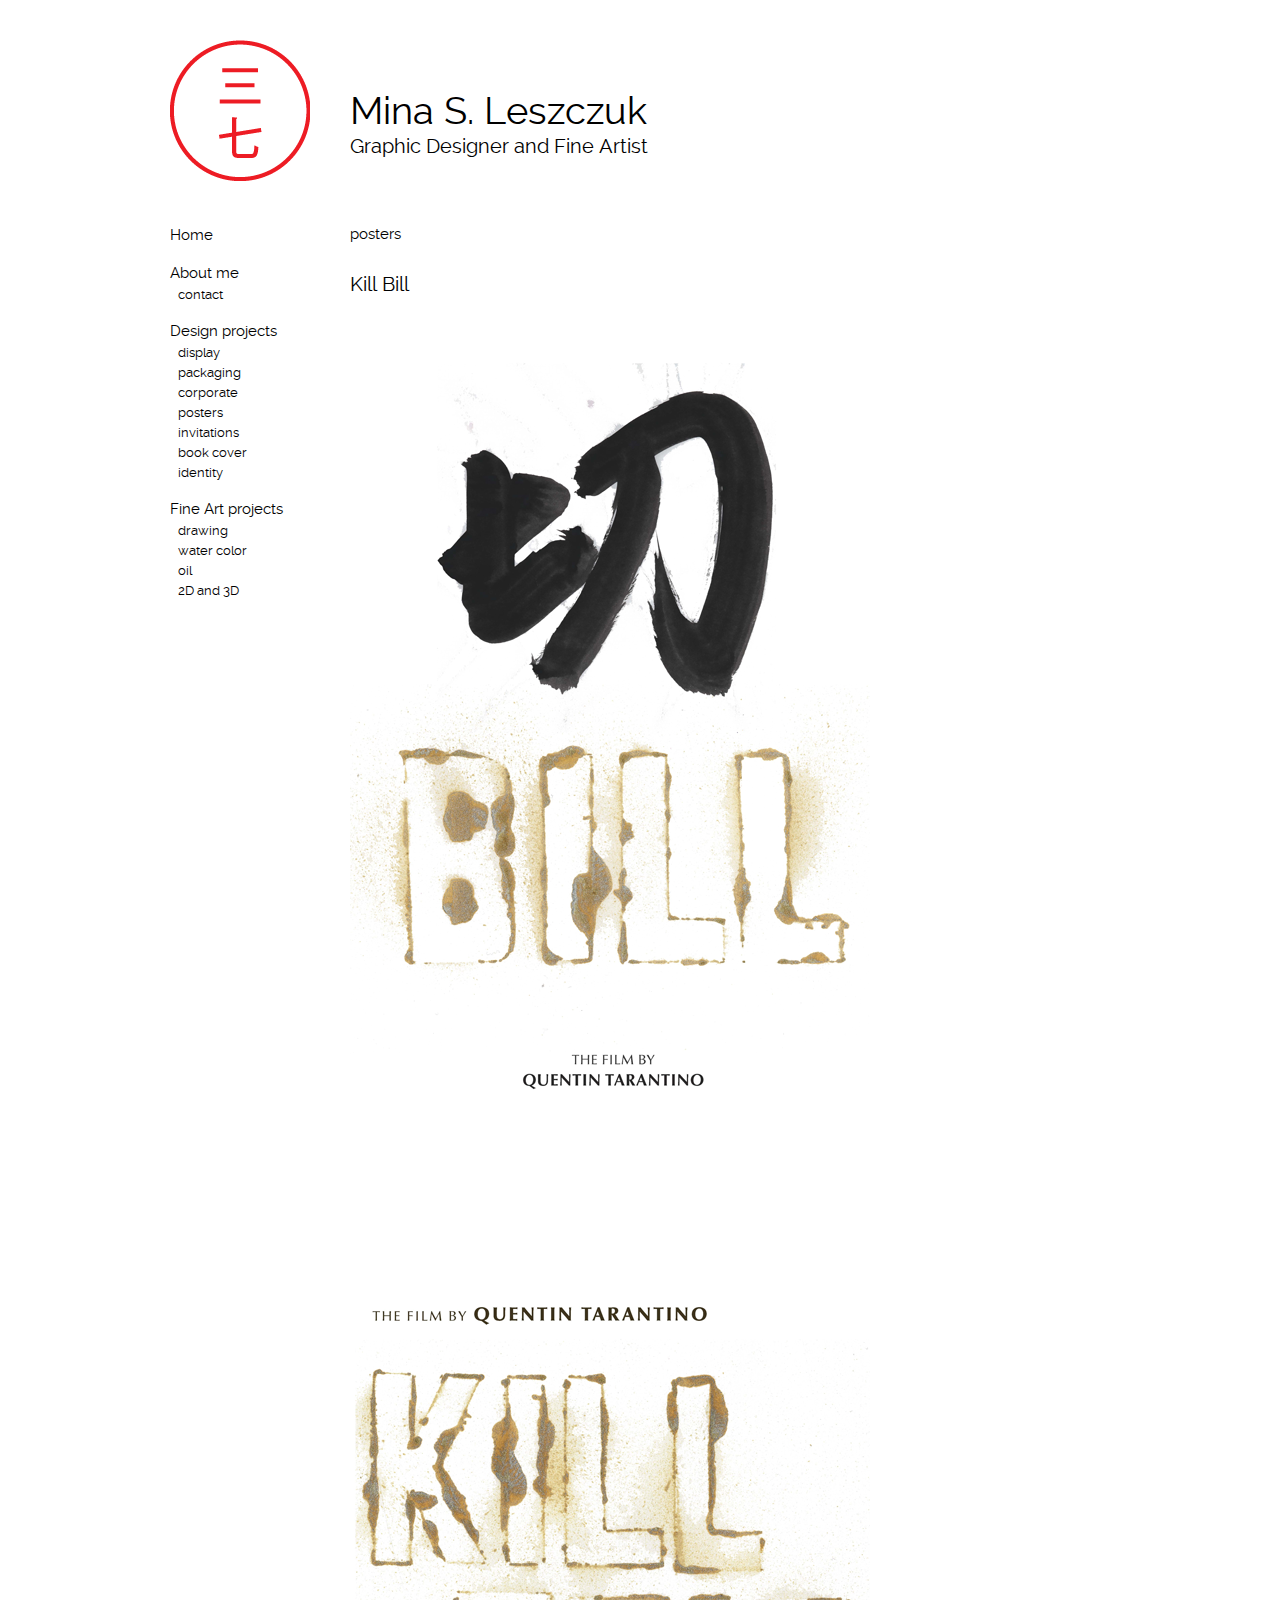
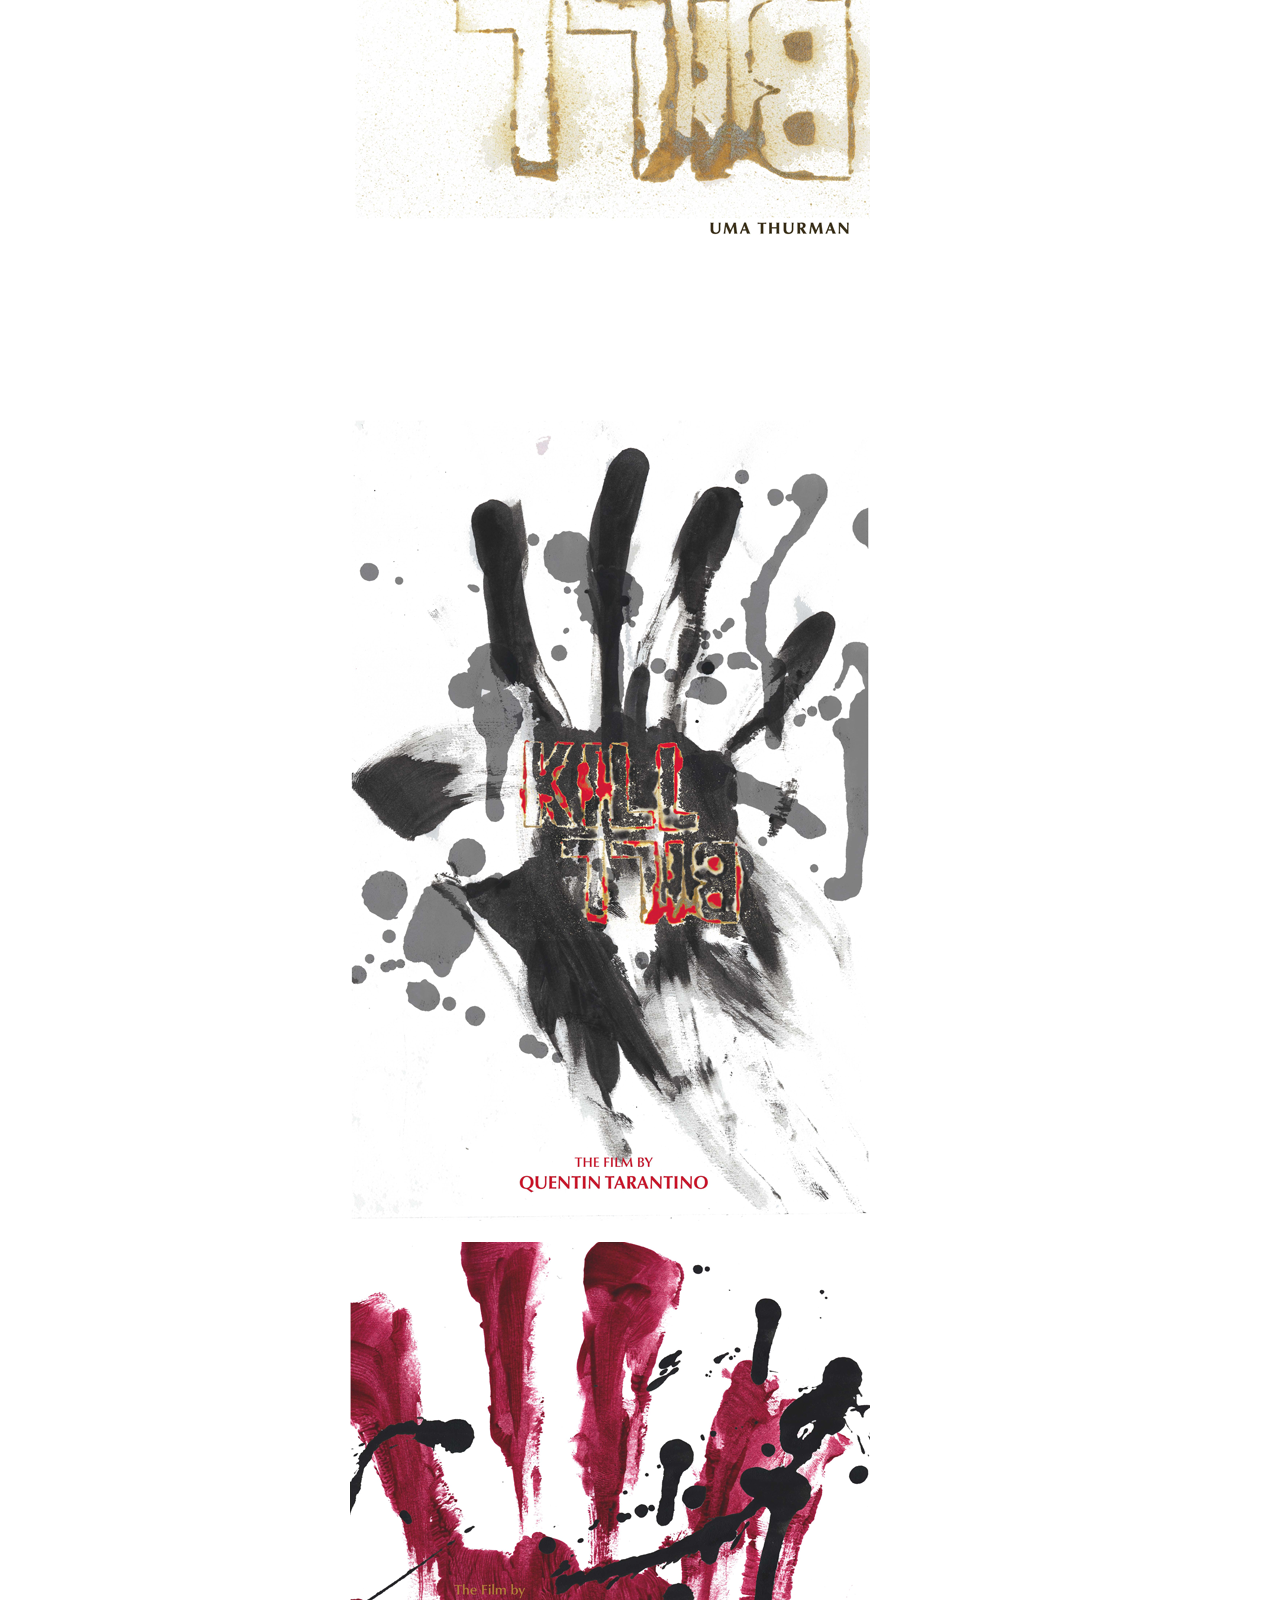
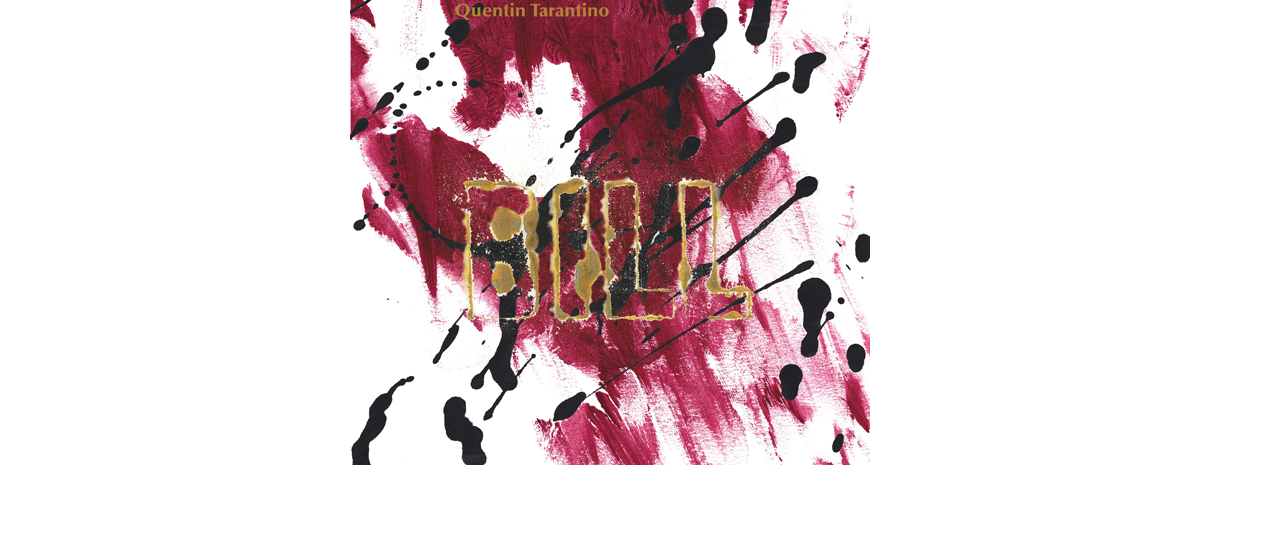
<file: graphic-design-posters.html>
<html>
  <head>
    <title>Mina Sakai Leszczuk | Graphic Design | Posters | Graphic Designer and Fine Artist | New York, NY</title>

    <link rel="stylesheet" type="text/css" href="css/960.css" />
    <!--[if IE]>
	<link rel="stylesheet" type="text/css" href="css/fix-ie.css" />
    <![endif]-->

    <link rel="stylesheet" type="text/css" href="fonts/font-styles.css" />

    <link rel="stylesheet" type="text/css" href="css/styles.css" />
    <link rel="stylesheet" type="text/css" href="css/projects.css" />
  </head>
  <body>
    <div class="container_16 main-content">
      <div class="grid_3 logo">
	  <img src="img/logo-outline-140.png" />
      </div>
      <div class="grid_12">
	<h1 class="header-name">Mina S. Leszczuk</h1>
	<h2 class="header-profession">Graphic Designer and Fine Artist</h2>
      </div>

      <div class="clear"></div>

      <div class="grid_3">
	<p>
	  <a href="/">Home</a>
	</p>

	<p class="nav-group">
	  <a href="about.html">About me</a><br/>
	  <a href="about.html" class="project">contact</a>
	</p>	

	<p class="nav-group">
	  <a href="graphic-design.html">Design projects</a><br/>
	  <a href="graphic-design-display.html" class="project">display</a><br/>
	  <a href="graphic-design-packaging.html" class="project">packaging</a><br/>
	  <a href="graphic-design-corporate.html" class="project">corporate</a><br/>
	  <a href="graphic-design-posters.html" class="project">posters</a><br/>
	  <a href="graphic-design-invitations.html" class="project">invitations</a><br/>
	  <a href="graphic-design-book-cover.html" class="project">book cover</a><br/>
	  <a href="graphic-design-identity.html" class="project">identity</a><br/>
	</p>

	<p class="nav-group">
	  <a href="fine-art.html">Fine Art projects</a><br/>
	  <a href="fine-art-drawing.html" class="project">drawing</a><br/>
	  <a href="fine-art-water-color.html" class="project">water color</a><br/>
	  <a href="fine-art-oil.html" class="project">oil</a><br/>
	  <a href="fine-art-2d-and-3d.html" class="project">2D and 3D</a><br/>
	</p>
      </div>

      <div class="grid_12">
	<h3 class="title">posters</h3>

	<div class="clear"></div>

	<div class="grid_12 alpha omega">
	  <a name="kill-bill"><h2 class="caption">Kill Bill</h2></a>
	  <img src="img/full/graphic-design/posters/posters-01.png" />
	  <img class="multi-image" src="img/full/graphic-design/posters/posters-02.png" />
	  <img class="multi-image" src="img/full/graphic-design/posters/posters-03.png" />
	  <img class="multi-image" src="img/full/graphic-design/posters/posters-04.png" />
	</div>
      </div>

      <div class="clear"></div>

      <div class="grid_16 footer"></div>
      </div>
    </div>
  </body>
</html>
</file>
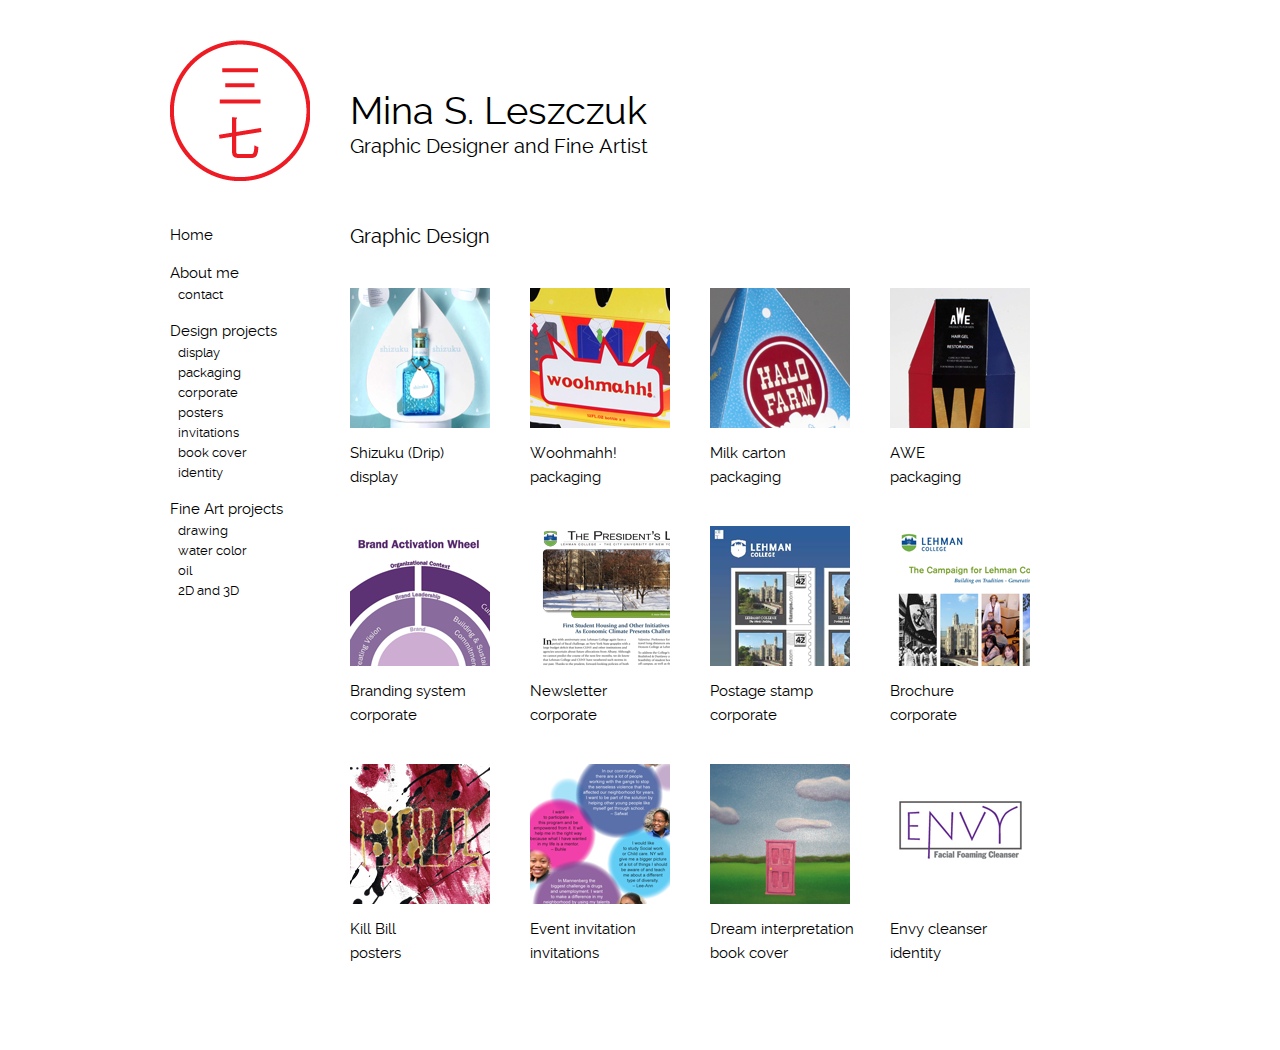
<file: graphic-design.html>
<html>
  <head>
    <title>Mina Sakai Leszczuk | Graphic Design | Graphic Designer and Fine Artist | New York, NY</title>

    <link rel="stylesheet" type="text/css" href="css/960.css" />
    <!--[if IE]>
	<link rel="stylesheet" type="text/css" href="css/fix-ie.css" />
    <![endif]-->

    <link rel="stylesheet" type="text/css" href="fonts/font-styles.css" />

    <link rel="stylesheet" type="text/css" href="css/styles.css" />
    <link rel="stylesheet" type="text/css" href="css/thumbs.css" />
  </head>
  <body>
    <div class="container_16 main-content">
      <div class="grid_3 logo">
	  <img src="img/logo-outline-140.png" />
      </div>
      <div class="grid_12">
	<h1 class="header-name">Mina S. Leszczuk</h1>
	<h2 class="header-profession">Graphic Designer and Fine Artist</h2>
      </div>

      <div class="clear"></div>

      <div class="grid_3">
	<p>
	  <a href="/">Home</a>
	</p>

	<p class="nav-group">
	  <a href="about.html">About me</a><br/>
	  <a href="about.html" class="project">contact</a>
	</p>	

	<p class="nav-group">
	  <a href="graphic-design.html">Design projects</a><br/>
	  <a href="graphic-design-display.html" class="project">display</a><br/>
	  <a href="graphic-design-packaging.html" class="project">packaging</a><br/>
	  <a href="graphic-design-corporate.html" class="project">corporate</a><br/>
	  <a href="graphic-design-posters.html" class="project">posters</a><br/>
	  <a href="graphic-design-invitations.html" class="project">invitations</a><br/>
	  <a href="graphic-design-book-cover.html" class="project">book cover</a><br/>
	  <a href="graphic-design-identity.html" class="project">identity</a><br/>
	</p>

	<p class="nav-group">
	  <a href="fine-art.html">Fine Art projects</a><br/>
	  <a href="fine-art-drawing.html" class="project">drawing</a><br/>
	  <a href="fine-art-water-color.html" class="project">water color</a><br/>
	  <a href="fine-art-oil.html" class="project">oil</a><br/>
	  <a href="fine-art-2d-and-3d.html" class="project">2D and 3D</a><br/>
	</p>
      </div>

      <div class="grid_12">
	<h2 class="title">Graphic Design</h2>

	<div class="clear"></div>	

	<div class="grid_3 alpha">
	  <a href="graphic-design-display.html#shizuku">
	    <img class="thumbnail" src="img/thumbs/graphic-design/display/display-01.png"/>
	    <div class="caption">Shizuku (Drip)</div>
	    <div class="caption">display</div>	 	    
	  </a>
	</div>
	<div class="grid_3">
	  <a href="graphic-design-packaging.html#woohmahh">
	    <img class="thumbnail" src="img/thumbs/graphic-design/packaging/packaging-02.png"/>
	    <div class="caption">Woohmahh!</div>
	    <div class="caption">packaging</div>	 	    
	  </a>
	</div>
	<div class="grid_3">
	  <a href="graphic-design-packaging.html#milk-carton">
	    <img class="thumbnail" src="img/thumbs/graphic-design/packaging/packaging-03.png"/>
	    <div class="caption">Milk carton</div>
	    <div class="caption">packaging</div>	 	    
	  </a>
	</div>
	<div class="grid_3 omega">
	  <a href="graphic-design-packaging.html#awe">
	    <img class="thumbnail" src="img/thumbs/graphic-design/packaging/packaging-01.png"/>
	    <div class="caption">AWE</div>
	    <div class="caption">packaging</div>	 	    
	  </a>
	</div>

	<div class="clear spacer"></div>

	<div class="grid_3 alpha">
	  <a href="graphic-design-corporate.html#brand-system">
	    <img class="thumbnail" src="img/thumbs/graphic-design/corporate/corporate-01.png"/>
	    <div class="caption">Branding system</div>
	    <div class="caption">corporate</div>	 	    
	  </a>
	</div>
	<div class="grid_3">
	  <a href="graphic-design-corporate.html#newsletter">
	    <img class="thumbnail" src="img/thumbs/graphic-design/corporate/corporate-02.png"/>
	    <div class="caption">Newsletter</div>
	    <div class="caption">corporate</div>	 	    
	  </a>
	</div>
	<div class="grid_3">
	  <a href="graphic-design-corporate.html#postage-stamp">
	    <img class="thumbnail" src="img/thumbs/graphic-design/corporate/corporate-04.png"/>
	    <div class="caption">Postage stamp</div>
	    <div class="caption">corporate</div>	 	    
 	  </a>
	</div>
	<div class="grid_3 omega">
	  <a href="graphic-design-corporate.html#brochure">
	    <img class="thumbnail" src="img/thumbs/graphic-design/corporate/corporate-05.png"/>
	    <div class="caption">Brochure</div>
	    <div class="caption">corporate</div>	 	    
	  </a>
	</div>

	<div class="clear spacer"></div>


	<div class="grid_3 alpha">
	  <a href="graphic-design-posters.html#kill-bill">
	    <img class="thumbnail" src="img/thumbs/graphic-design/posters/posters-01.png"/>
	    <div class="caption">Kill Bill</div>
	    <div class="caption">posters</div>	 	    
	  </a>
	</div>
	<div class="grid_3">
	  <a href="graphic-design-invitations.html#event-invitation">
	    <img class="thumbnail" src="img/thumbs/graphic-design/invitations/invitations-01.png"/>
	    <div class="caption">Event invitation</div>
	    <div class="caption">invitations</div>	 	    
	  </a>
	</div>
	<div class="grid_3">
	  <a href="graphic-design-book-cover.html#dream-interpretation">
	    <img class="thumbnail" src="img/thumbs/graphic-design/book-cover/book-01.png"/>
	    <div class="caption">Dream interpretation</div>
	    <div class="caption">book cover</div>	 	    
	  </a>
	</div>
	<div class="grid_3 omega">
	  <a href="graphic-design-identity.html#envy">
	    <img class="thumbnail" src="img/thumbs/graphic-design/identity/identity-01.png"/>
	    <div class="caption">Envy cleanser</div>
	    <div class="caption">identity</div>	 	    
	  </a>
	</div>
      </div>

      <div class="clear"></div>

      <div class="grid_16 footer"></div>
      </div>
    </div>
  </body>
</html>
</file>
<file: css/960.css>
/*
  960 Grid System ~ Core CSS.
  Learn more ~ http://960.gs/

  Licensed under GPL and MIT.
*/

/*
  Forces backgrounds to span full width,
  even if there is horizontal scrolling.
  Increase this if your layout is wider.

  Note: IE6 works fine without this fix.
*/

body {
  min-width: 960px;
}

/* `Container
----------------------------------------------------------------------------------------------------*/

.container_12,
.container_16 {
  margin-left: auto;
  margin-right: auto;
  width: 960px;
}

/* `Grid >> Global
----------------------------------------------------------------------------------------------------*/

.grid_1,
.grid_2,
.grid_3,
.grid_4,
.grid_5,
.grid_6,
.grid_7,
.grid_8,
.grid_9,
.grid_10,
.grid_11,
.grid_12,
.grid_13,
.grid_14,
.grid_15,
.grid_16 {
  display: inline;
  float: left;
  margin-left: 10px;
  margin-right: 10px;
}

.push_1, .pull_1,
.push_2, .pull_2,
.push_3, .pull_3,
.push_4, .pull_4,
.push_5, .pull_5,
.push_6, .pull_6,
.push_7, .pull_7,
.push_8, .pull_8,
.push_9, .pull_9,
.push_10, .pull_10,
.push_11, .pull_11,
.push_12, .pull_12,
.push_13, .pull_13,
.push_14, .pull_14,
.push_15, .pull_15 {
  position: relative;
}

.container_12 .grid_3,
.container_16 .grid_4 {
  width: 220px;
}

.container_12 .grid_6,
.container_16 .grid_8 {
  width: 460px;
}

.container_12 .grid_9,
.container_16 .grid_12 {
  width: 700px;
}

.container_12 .grid_12,
.container_16 .grid_16 {
  width: 940px;
}

/* `Grid >> Children (Alpha ~ First, Omega ~ Last)
----------------------------------------------------------------------------------------------------*/

.alpha {
  margin-left: 0;
}

.omega {
  margin-right: 0;
}

/* `Grid >> 12 Columns
----------------------------------------------------------------------------------------------------*/

.container_12 .grid_1 {
  width: 60px;
}

.container_12 .grid_2 {
  width: 140px;
}

.container_12 .grid_4 {
  width: 300px;
}

.container_12 .grid_5 {
  width: 380px;
}

.container_12 .grid_7 {
  width: 540px;
}

.container_12 .grid_8 {
  width: 620px;
}

.container_12 .grid_10 {
  width: 780px;
}

.container_12 .grid_11 {
  width: 860px;
}

/* `Grid >> 16 Columns
----------------------------------------------------------------------------------------------------*/

.container_16 .grid_1 {
  width: 40px;
}

.container_16 .grid_2 {
  width: 100px;
}

.container_16 .grid_3 {
  width: 160px;
}

.container_16 .grid_5 {
  width: 280px;
}

.container_16 .grid_6 {
  width: 340px;
}

.container_16 .grid_7 {
  width: 400px;
}

.container_16 .grid_9 {
  width: 520px;
}

.container_16 .grid_10 {
  width: 580px;
}

.container_16 .grid_11 {
  width: 640px;
}

.container_16 .grid_13 {
  width: 760px;
}

.container_16 .grid_14 {
  width: 820px;
}

.container_16 .grid_15 {
  width: 880px;
}

/* `Prefix Extra Space >> Global
----------------------------------------------------------------------------------------------------*/

.container_12 .prefix_3,
.container_16 .prefix_4 {
  padding-left: 240px;
}

.container_12 .prefix_6,
.container_16 .prefix_8 {
  padding-left: 480px;
}

.container_12 .prefix_9,
.container_16 .prefix_12 {
  padding-left: 720px;
}

/* `Prefix Extra Space >> 12 Columns
----------------------------------------------------------------------------------------------------*/

.container_12 .prefix_1 {
  padding-left: 80px;
}

.container_12 .prefix_2 {
  padding-left: 160px;
}

.container_12 .prefix_4 {
  padding-left: 320px;
}

.container_12 .prefix_5 {
  padding-left: 400px;
}

.container_12 .prefix_7 {
  padding-left: 560px;
}

.container_12 .prefix_8 {
  padding-left: 640px;
}

.container_12 .prefix_10 {
  padding-left: 800px;
}

.container_12 .prefix_11 {
  padding-left: 880px;
}

/* `Prefix Extra Space >> 16 Columns
----------------------------------------------------------------------------------------------------*/

.container_16 .prefix_1 {
  padding-left: 60px;
}

.container_16 .prefix_2 {
  padding-left: 120px;
}

.container_16 .prefix_3 {
  padding-left: 180px;
}

.container_16 .prefix_5 {
  padding-left: 300px;
}

.container_16 .prefix_6 {
  padding-left: 360px;
}

.container_16 .prefix_7 {
  padding-left: 420px;
}

.container_16 .prefix_9 {
  padding-left: 540px;
}

.container_16 .prefix_10 {
  padding-left: 600px;
}

.container_16 .prefix_11 {
  padding-left: 660px;
}

.container_16 .prefix_13 {
  padding-left: 780px;
}

.container_16 .prefix_14 {
  padding-left: 840px;
}

.container_16 .prefix_15 {
  padding-left: 900px;
}

/* `Suffix Extra Space >> Global
----------------------------------------------------------------------------------------------------*/

.container_12 .suffix_3,
.container_16 .suffix_4 {
  padding-right: 240px;
}

.container_12 .suffix_6,
.container_16 .suffix_8 {
  padding-right: 480px;
}

.container_12 .suffix_9,
.container_16 .suffix_12 {
  padding-right: 720px;
}

/* `Suffix Extra Space >> 12 Columns
----------------------------------------------------------------------------------------------------*/

.container_12 .suffix_1 {
  padding-right: 80px;
}

.container_12 .suffix_2 {
  padding-right: 160px;
}

.container_12 .suffix_4 {
  padding-right: 320px;
}

.container_12 .suffix_5 {
  padding-right: 400px;
}

.container_12 .suffix_7 {
  padding-right: 560px;
}

.container_12 .suffix_8 {
  padding-right: 640px;
}

.container_12 .suffix_10 {
  padding-right: 800px;
}

.container_12 .suffix_11 {
  padding-right: 880px;
}

/* `Suffix Extra Space >> 16 Columns
----------------------------------------------------------------------------------------------------*/

.container_16 .suffix_1 {
  padding-right: 60px;
}

.container_16 .suffix_2 {
  padding-right: 120px;
}

.container_16 .suffix_3 {
  padding-right: 180px;
}

.container_16 .suffix_5 {
  padding-right: 300px;
}

.container_16 .suffix_6 {
  padding-right: 360px;
}

.container_16 .suffix_7 {
  padding-right: 420px;
}

.container_16 .suffix_9 {
  padding-right: 540px;
}

.container_16 .suffix_10 {
  padding-right: 600px;
}

.container_16 .suffix_11 {
  padding-right: 660px;
}

.container_16 .suffix_13 {
  padding-right: 780px;
}

.container_16 .suffix_14 {
  padding-right: 840px;
}

.container_16 .suffix_15 {
  padding-right: 900px;
}

/* `Push Space >> Global
----------------------------------------------------------------------------------------------------*/

.container_12 .push_3,
.container_16 .push_4 {
  left: 240px;
}

.container_12 .push_6,
.container_16 .push_8 {
  left: 480px;
}

.container_12 .push_9,
.container_16 .push_12 {
  left: 720px;
}

/* `Push Space >> 12 Columns
----------------------------------------------------------------------------------------------------*/

.container_12 .push_1 {
  left: 80px;
}

.container_12 .push_2 {
  left: 160px;
}

.container_12 .push_4 {
  left: 320px;
}

.container_12 .push_5 {
  left: 400px;
}

.container_12 .push_7 {
  left: 560px;
}

.container_12 .push_8 {
  left: 640px;
}

.container_12 .push_10 {
  left: 800px;
}

.container_12 .push_11 {
  left: 880px;
}

/* `Push Space >> 16 Columns
----------------------------------------------------------------------------------------------------*/

.container_16 .push_1 {
  left: 60px;
}

.container_16 .push_2 {
  left: 120px;
}

.container_16 .push_3 {
  left: 180px;
}

.container_16 .push_5 {
  left: 300px;
}

.container_16 .push_6 {
  left: 360px;
}

.container_16 .push_7 {
  left: 420px;
}

.container_16 .push_9 {
  left: 540px;
}

.container_16 .push_10 {
  left: 600px;
}

.container_16 .push_11 {
  left: 660px;
}

.container_16 .push_13 {
  left: 780px;
}

.container_16 .push_14 {
  left: 840px;
}

.container_16 .push_15 {
  left: 900px;
}

/* `Pull Space >> Global
----------------------------------------------------------------------------------------------------*/

.container_12 .pull_3,
.container_16 .pull_4 {
  left: -240px;
}

.container_12 .pull_6,
.container_16 .pull_8 {
  left: -480px;
}

.container_12 .pull_9,
.container_16 .pull_12 {
  left: -720px;
}

/* `Pull Space >> 12 Columns
----------------------------------------------------------------------------------------------------*/

.container_12 .pull_1 {
  left: -80px;
}

.container_12 .pull_2 {
  left: -160px;
}

.container_12 .pull_4 {
  left: -320px;
}

.container_12 .pull_5 {
  left: -400px;
}

.container_12 .pull_7 {
  left: -560px;
}

.container_12 .pull_8 {
  left: -640px;
}

.container_12 .pull_10 {
  left: -800px;
}

.container_12 .pull_11 {
  left: -880px;
}

/* `Pull Space >> 16 Columns
----------------------------------------------------------------------------------------------------*/

.container_16 .pull_1 {
  left: -60px;
}

.container_16 .pull_2 {
  left: -120px;
}

.container_16 .pull_3 {
  left: -180px;
}

.container_16 .pull_5 {
  left: -300px;
}

.container_16 .pull_6 {
  left: -360px;
}

.container_16 .pull_7 {
  left: -420px;
}

.container_16 .pull_9 {
  left: -540px;
}

.container_16 .pull_10 {
  left: -600px;
}

.container_16 .pull_11 {
  left: -660px;
}

.container_16 .pull_13 {
  left: -780px;
}

.container_16 .pull_14 {
  left: -840px;
}

.container_16 .pull_15 {
  left: -900px;
}

/* `Clear Floated Elements
----------------------------------------------------------------------------------------------------*/

/* http://sonspring.com/journal/clearing-floats */

.clear {
  clear: both;
  display: block;
  overflow: hidden;
  visibility: hidden;
  width: 0;
  height: 0;
}

/* http://www.yuiblog.com/blog/2010/09/27/clearfix-reloaded-overflowhidden-demystified */

.clearfix:before,
.clearfix:after,
.container_12:before,
.container_12:after,
.container_16:before,
.container_16:after {
  content: '.';
  display: block;
  overflow: hidden;
  visibility: hidden;
  font-size: 0;
  line-height: 0;
  width: 0;
  height: 0;
}

.clearfix:after,
.container_12:after,
.container_16:after {
  clear: both;
}

/*
  The following zoom:1 rule is specifically for IE6 + IE7.
  Move to separate stylesheet if invalid CSS is a problem.
*/

.clearfix,
.container_12,
.container_16 {
  zoom: 1;
}
</file>
<file: css/fix-ie.css>
body {
    text-align: center;
}

.container_12,
.container_16 {
    text-align: left;
}
</file>
<file: fonts/font-styles.css>
/* Generated by Font Squirrel (http://www.fontsquirrel.com) on September 16, 2012 */



@font-face {
    font-family: 'webfontregular';
    src: url('raleway-300-webfont.eot');
    src: url('raleway-300-webfont.eot?#iefix') format('embedded-opentype'),
         url('raleway-300-webfont.woff') format('woff'),
         url('raleway-300-webfont.ttf') format('truetype'),
         url('raleway-300-webfont.svg#webfontregular') format('svg');
    font-weight: 300;
    font-style: normal;

}




@font-face {
    font-family: 'webfontregular';
    src: url('raleway-400-webfont.eot');
    src: url('raleway-400-webfont.eot?#iefix') format('embedded-opentype'),
         url('raleway-400-webfont.woff') format('woff'),
         url('raleway-400-webfont.ttf') format('truetype'),
         url('raleway-400-webfont.svg#webfontregular') format('svg');
    font-weight: 400;
    font-style: normal;

}




@font-face {
    font-family: 'webfontregular';
    src: url('raleway-700-webfont.eot');
    src: url('raleway-700-webfont.eot?#iefix') format('embedded-opentype'),
         url('raleway-700-webfont.woff') format('woff'),
         url('raleway-700-webfont.ttf') format('truetype'),
         url('raleway-700-webfont.svg#webfontregular') format('svg');
    font-weight: 700;
    font-style: normal;

}
</file>
<file: css/styles.css>
html {
    overflow-y: scroll;
}

body {
    font-size: 62.5%;
    font-family: "webfontregular";
    font-weight: normal;
}

h1 {
    font-size: 3.75em;
    font-weight:normal;
}

h2 {
    font-size: 2em;
    font-weight:normal;
}

h3 {
    font-size: 1.5em;
    font-weight:normal;
    margin-top: 20px;
}

p {
    font-size: 1.5em;
}

a {
    color: black;
    text-decoration: none;
}

.main-content {
    margin-top: 4em;
}

.logo {
    padding-bottom:30px;
}

.header-name {
    margin-bottom:2px;
    margin-top:50px;
}

.header-profession {
    margin-top:0px;
}

.info {
    font-size: 1.7em;
    line-height: 1.5em;
    margin-top:11px;
}

.nav-group {
    margin-top:20px;
}

.project-nav {
    margin-top:6px;
}

.project {
    font-size: .85em;
    padding-left: 8px;
    margin-top: 5px;
    display: inline-block;
}

.preview {
    margin-top:7px;
}

.contact {
    font-weight: 500;
    font-size: .85em;
}

.phone {
    /* font-family: msl; */
    font-family: helvetica;
    font-weight: 100;
    font-size: .8em;
}

.footer {
    height: 8em;
}

/* fix for safari on mac and IE */
a img {
    border: 0;
}
</file>
<file: css/home.css>
.image-left {
    text-align: center;
    margin-top: 10px;
}

.image-right {
    text-align: center;
    margin-top: 10px;
}

.image-left-offset {
    margin-left: 30px;
}

.image-right-offset {
    margin-left: -30px;
    position: relative;
}

.spacer {
    height: 2.5em;
}
</file>
<file: css/projects.css>
.title {
    margin-top: 14px;
    margin-bottom: -4em;
}

.caption {
    margin-top: 4em;
    margin-bottom: 1em;
    padding-top: .5em;
}

.multi-image {
    margin-top: 2em;
}
</file>
<file: css/thumbs.css>
.spacer {
    height: 4em;
}

.title {
    margin-top: 14px;
    margin-bottom: 2em;
}

.caption {
    font-size: 1.5em;
    margin-top: .4em;
}

.thumbnail {
    margin-bottom: 1em;
}
</file>
